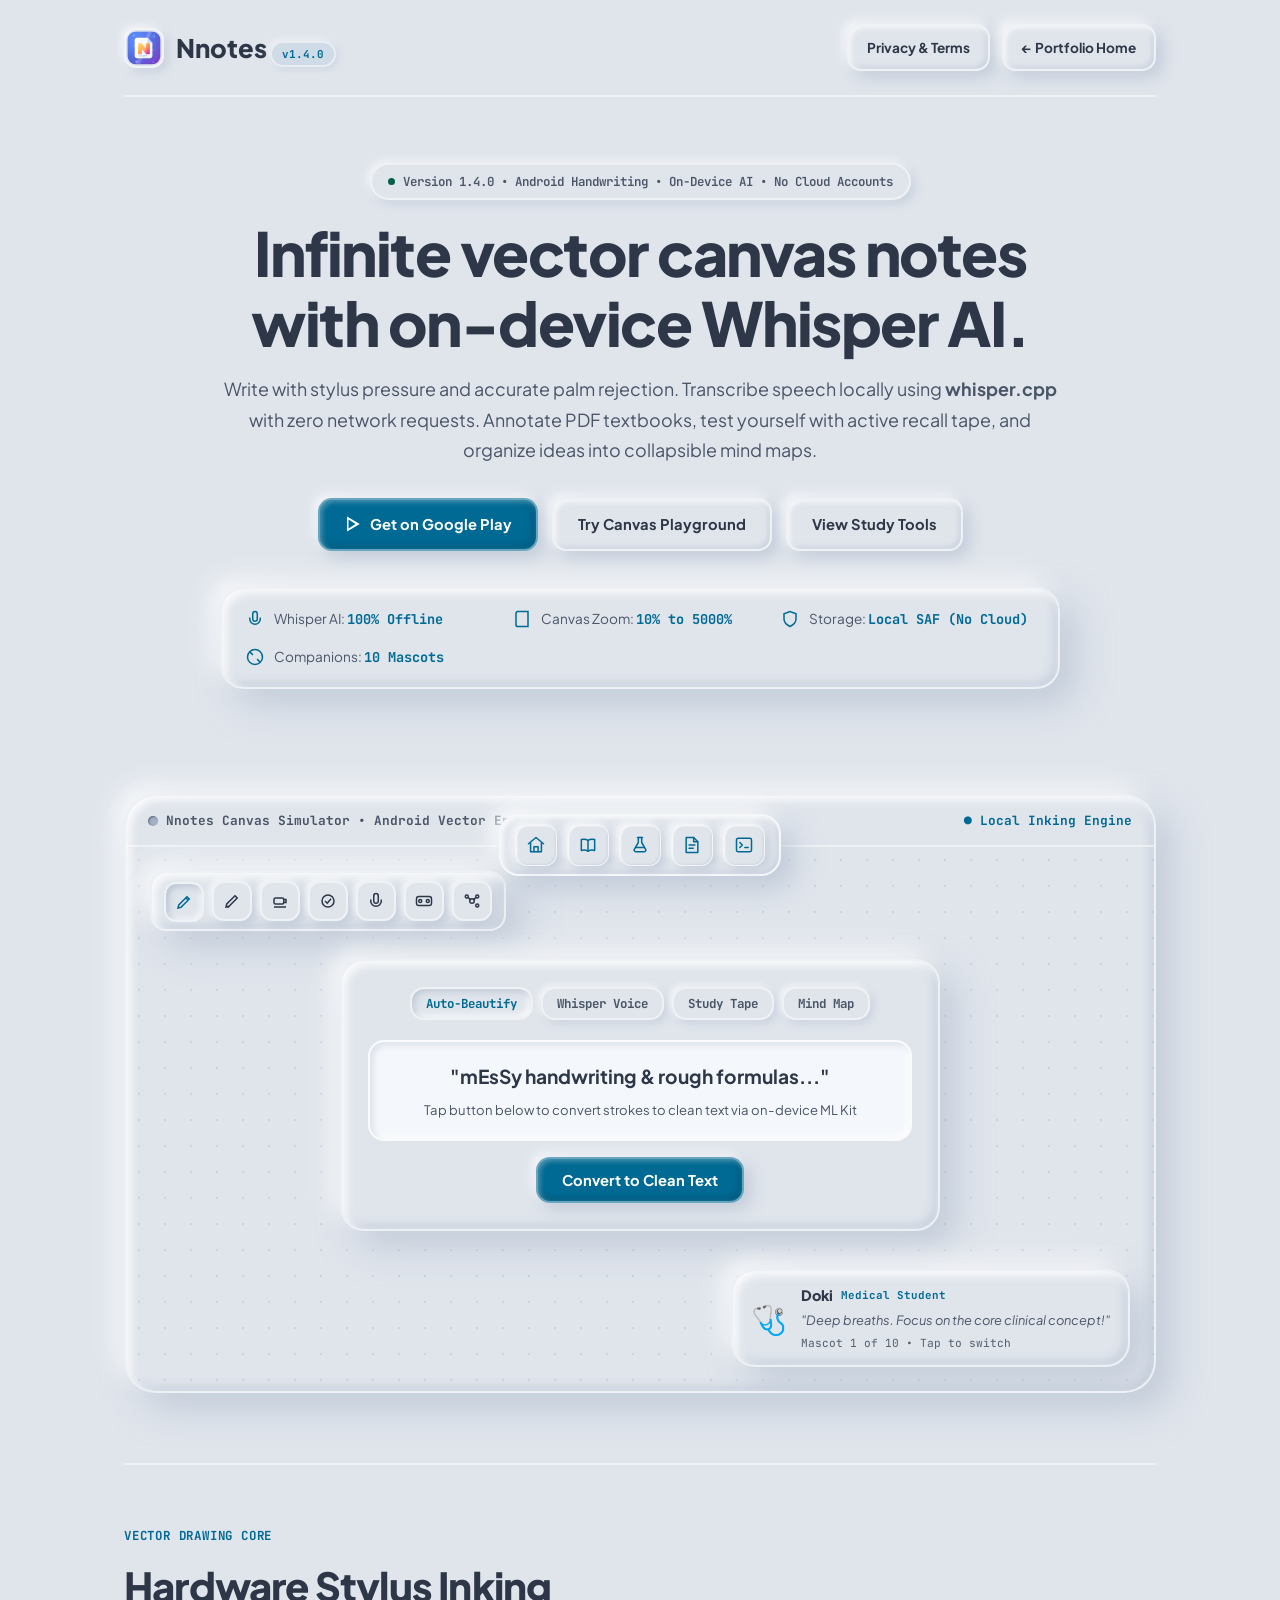
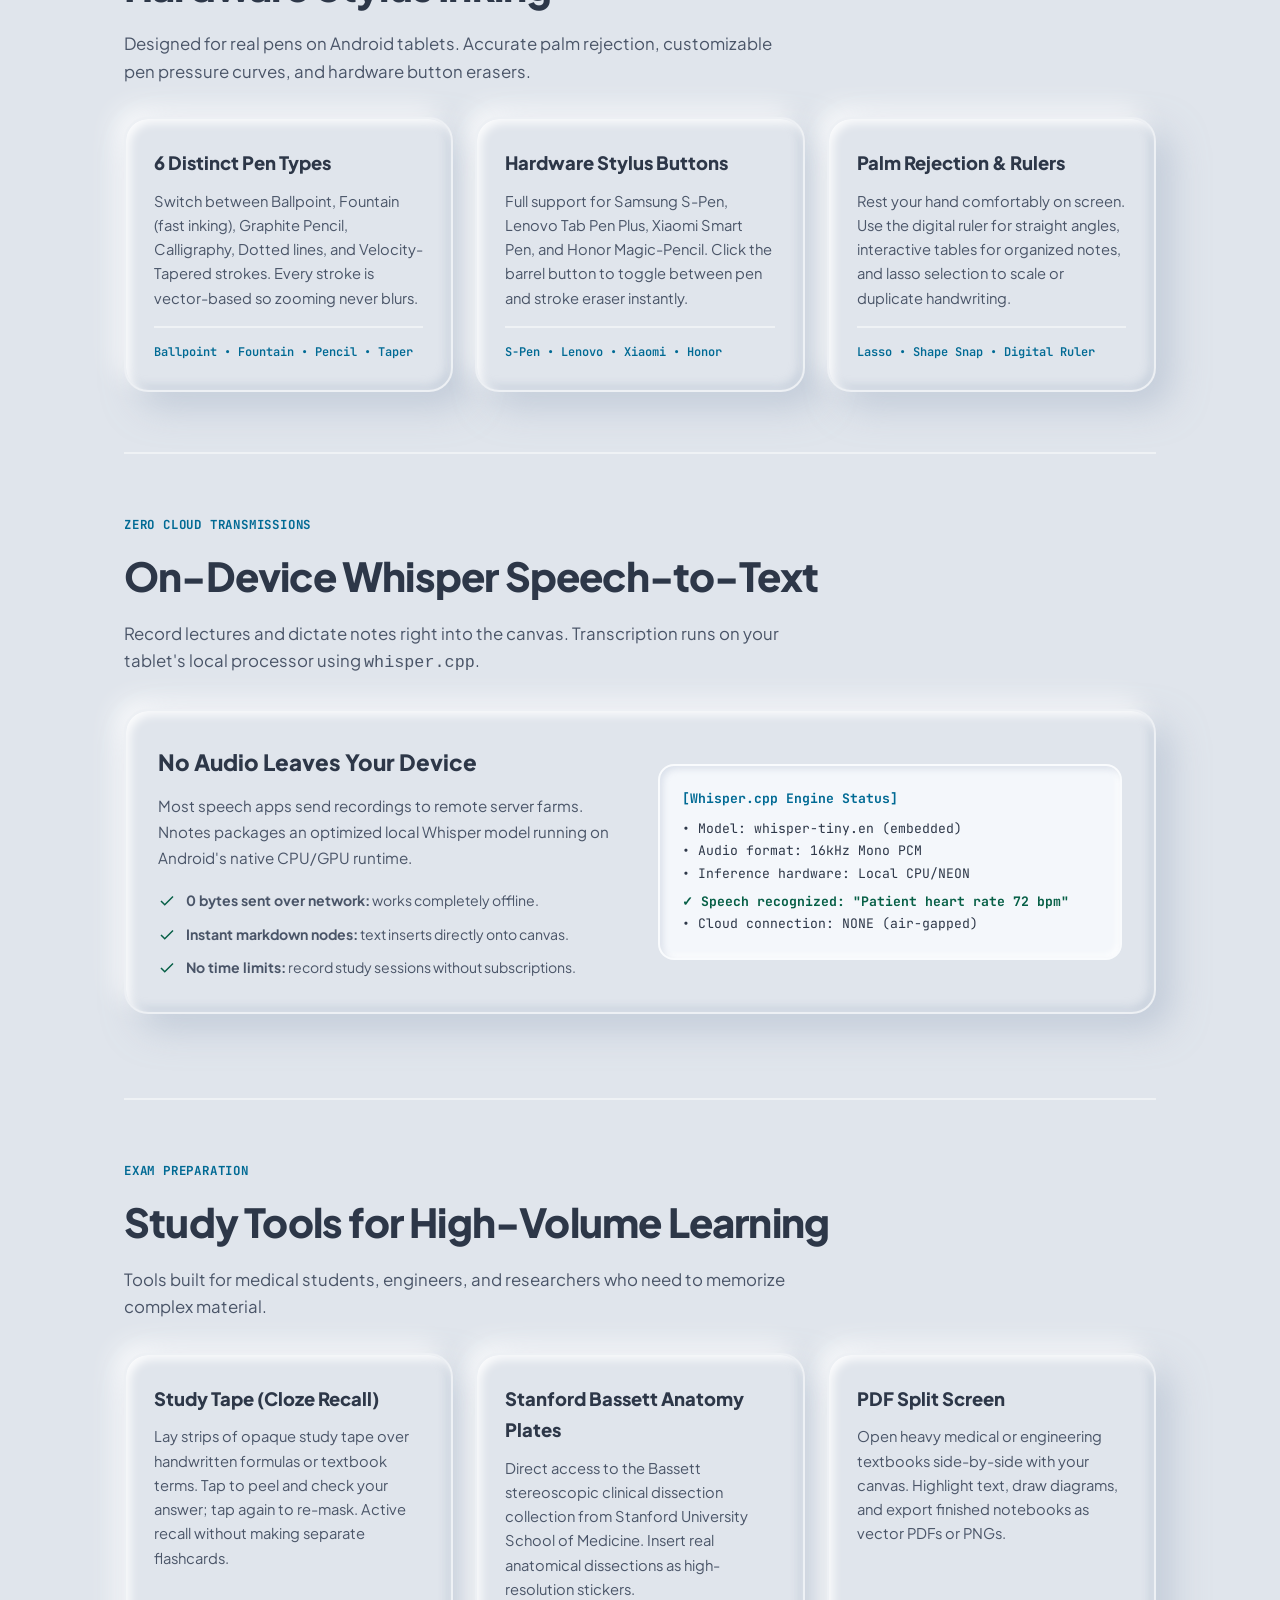
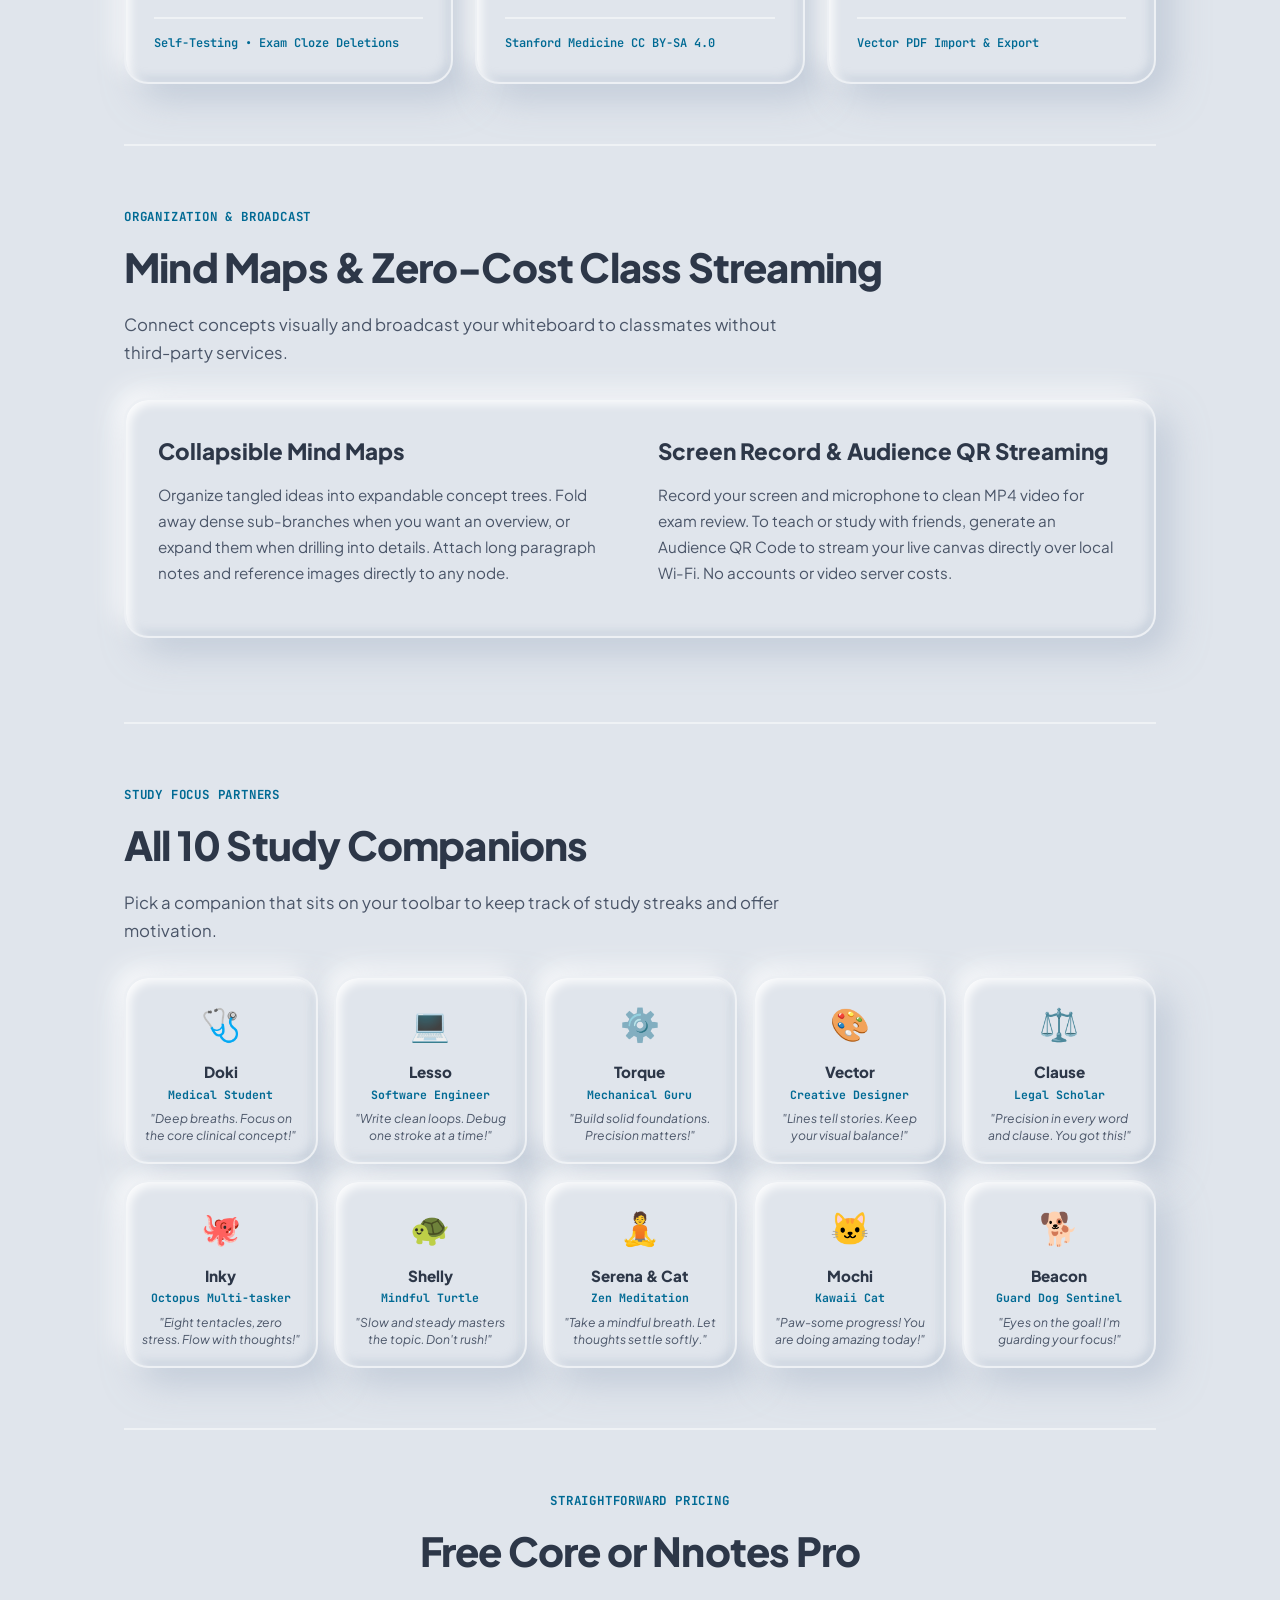
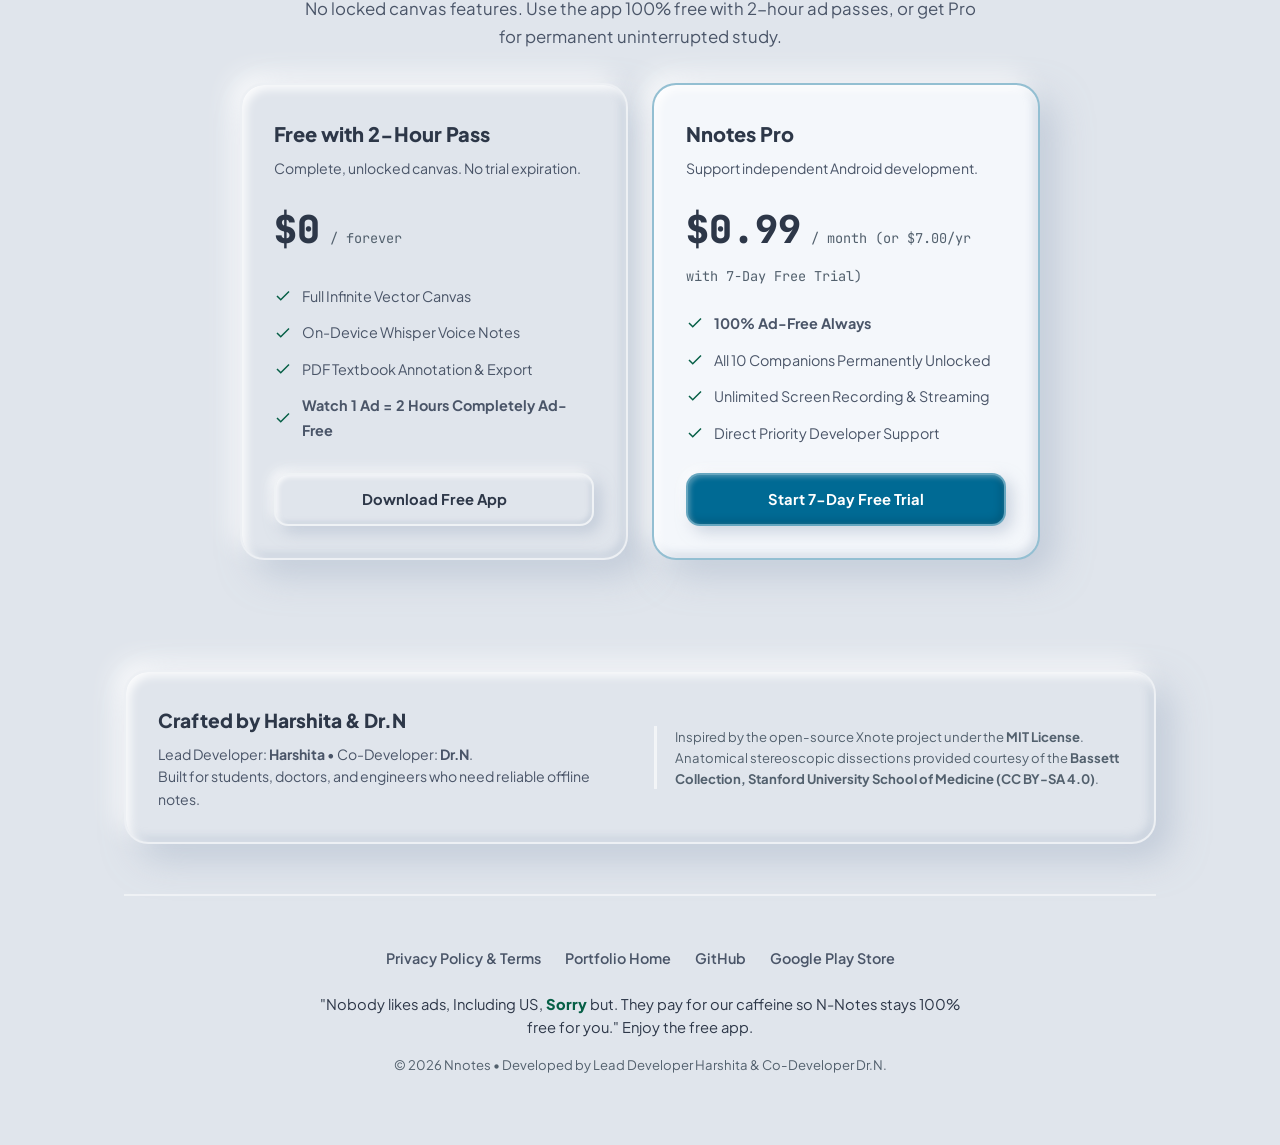
<file: nnotes/index.html>
<!DOCTYPE html>
<html lang="en">
<head>
    <meta charset="UTF-8">
    <meta name="viewport" content="width=device-width, initial-scale=1.0">
    <title>Nnotes — Infinite Canvas, Offline Whisper Voice Notes &amp; PDF Annotation for Android</title>

    <!-- Social Meta -->
    <meta property="og:title" content="Nnotes — Infinite Canvas &amp; Offline Voice Notes for Android">
    <meta property="og:description" content="Vector drawing, on-device Whisper voice transcription, PDF textbook annotation, active recall study tape, and collapsible mind maps. 100% private, no cloud accounts.">
    <meta property="og:url" content="https://drnitz.com/nnotes/">
    <meta property="og:type" content="website">
    <meta property="og:image" content="https://drnitz.com/social_preview.jpg">
    <meta name="twitter:card" content="summary_large_image">
    <meta name="twitter:title" content="Nnotes — Infinite Canvas &amp; Offline Voice Notes for Android">
    <meta name="twitter:description" content="Handwriting, on-device Whisper speech-to-text, PDF annotation, study tape, and 10 companions. Notes stay on your device.">
    <meta name="twitter:image" content="https://drnitz.com/social_preview.jpg">

    <link rel="preconnect" href="https://fonts.googleapis.com">
    <link href="https://fonts.googleapis.com/css2?family=JetBrains+Mono:wght@400;500;600;700&family=Plus+Jakarta+Sans:wght@300;400;500;600;700;800&display=swap" rel="stylesheet">

    <link rel="stylesheet" href="../assets/base.css">
    <link rel="stylesheet" href="../assets/dock.css">
    <link rel="icon" href="../image/Nnotes-static.svg" type="image/svg+xml">

    <style>
        :root {
            /* Claymorphism Palette matching Privacy Page */
            --bg-deep: #E0E5EC;
            --clay-base: #E0E5EC;
            --clay-light: #F4F7FB;
            --cyan: #006A94;
            --purple: #9D4EDD;
            --emerald: #065F46;
            --text: #2D3748;
            --text-secondary: #4A5568;
            --text-muted: #52606D;
            --font-body: 'Plus Jakarta Sans', sans-serif;
            --font-mono: 'JetBrains Mono', monospace;

            /* Soft Corner Hierarchy */
            --radius-btn: 14px;
            --radius-box: 16px;
            --radius-card: 24px;
            --radius-pill: 100px;
        }

        body {
            font-family: var(--font-body);
            background: var(--bg-deep);
            color: var(--text);
            min-height: 100vh;
            overflow-x: hidden;
            line-height: 1.7;
            margin: 0;
            padding: 0;
        }

        .container {
            max-width: 1080px;
            margin: 0 auto;
            padding: 0 24px;
            position: relative;
            z-index: 10;
        }

        /* --- CLAYMORPHISM CORE CLASSES --- */
        .clay-card {
            background: var(--clay-base);
            border-radius: var(--radius-card);
            box-shadow:
                15px 15px 35px rgba(163, 177, 198, 0.5),
                -10px -10px 25px rgba(255, 255, 255, 0.8),
                inset 4px 4px 10px rgba(255, 255, 255, 0.9),
                inset -4px -4px 10px rgba(163, 177, 198, 0.4);
            border: 2px solid rgba(255, 255, 255, 0.4);
            transition: all 0.3s cubic-bezier(0.23, 1, 0.32, 1);
        }
        .clay-card:hover {
            transform: translateY(-2px);
            box-shadow:
                17px 17px 38px rgba(163, 177, 198, 0.55),
                -12px -12px 28px rgba(255, 255, 255, 0.85),
                inset 4px 4px 10px rgba(255, 255, 255, 0.95),
                inset -4px -4px 10px rgba(163, 177, 198, 0.45);
            border-color: rgba(255, 255, 255, 0.75);
        }

        .clay-inset {
            background: var(--clay-light);
            border-radius: var(--radius-box);
            border: 2px solid rgba(255, 255, 255, 0.5);
            box-shadow:
                inset 3px 3px 6px rgba(163, 177, 198, 0.3),
                inset -3px -3px 6px rgba(255, 255, 255, 0.8);
        }

        .clay-btn {
            display: inline-flex;
            align-items: center;
            justify-content: center;
            gap: 8px;
            padding: 12px 24px;
            border-radius: var(--radius-btn);
            font-weight: 700;
            font-size: 0.92rem;
            text-decoration: none;
            cursor: pointer;
            border: 2px solid rgba(255, 255, 255, 0.5);
            background: var(--clay-base);
            color: var(--text);
            font-family: var(--font-body);
            box-shadow:
                6px 6px 15px rgba(163, 177, 198, 0.5),
                -4px -4px 12px rgba(255, 255, 255, 0.8),
                inset 2px 2px 5px rgba(255, 255, 255, 0.8),
                inset -2px -2px 5px rgba(163, 177, 198, 0.4);
            transition: all 0.2s ease;
        }
        .clay-btn:hover {
            color: var(--cyan);
            background: var(--clay-light);
            transform: translateY(-2px);
            box-shadow:
                8px 8px 18px rgba(163, 177, 198, 0.55),
                -5px -5px 14px rgba(255, 255, 255, 0.9),
                inset 2px 2px 6px rgba(255, 255, 255, 0.9),
                inset -2px -2px 6px rgba(163, 177, 198, 0.35);
        }
        .clay-btn:active, .clay-btn.active {
            transform: translateY(1px);
            box-shadow:
                inset 4px 4px 10px rgba(163, 177, 198, 0.6),
                inset -4px -4px 10px rgba(255, 255, 255, 0.8);
            color: var(--cyan);
        }

        .clay-btn-primary {
            background: var(--cyan);
            color: #FFFFFF;
            border: 2px solid rgba(255, 255, 255, 0.4);
            box-shadow:
                6px 6px 15px rgba(163, 177, 198, 0.5),
                -4px -4px 12px rgba(255, 255, 255, 0.8),
                inset 2px 2px 5px rgba(255, 255, 255, 0.3),
                inset -3px -3px 8px rgba(0, 0, 0, 0.15);
        }
        .clay-btn-primary:hover {
            background: #00567A;
            color: #FFFFFF;
            transform: translateY(-2px);
            box-shadow:
                8px 8px 18px rgba(163, 177, 198, 0.6),
                -5px -5px 14px rgba(255, 255, 255, 0.9);
        }

        .clay-badge {
            display: inline-flex;
            align-items: center;
            gap: 8px;
            padding: 6px 16px;
            border-radius: var(--radius-pill);
            font-size: 0.78rem;
            font-family: var(--font-mono);
            font-weight: 600;
            background: var(--clay-base);
            border: 2px solid rgba(255, 255, 255, 0.5);
            color: var(--text-secondary);
            box-shadow: 4px 4px 10px rgba(163, 177, 198, 0.4), -2px -2px 8px rgba(255, 255, 255, 0.8);
        }
        .badge-dot {
            width: 7px;
            height: 7px;
            border-radius: 50%;
            background: var(--emerald);
        }

        /* Header */
        header {
            display: flex;
            justify-content: space-between;
            align-items: center;
            padding: 24px 0;
            border-bottom: 2px solid rgba(255, 255, 255, 0.5);
            margin-bottom: 36px;
        }
        .logo-wrap {
            display: flex;
            align-items: center;
            gap: 12px;
            text-decoration: none;
            color: var(--text);
        }
        .logo-avatar {
            width: 40px;
            height: 40px;
            border-radius: 12px;
            overflow: hidden;
            display: flex;
            align-items: center;
            justify-content: center;
            background: var(--clay-base);
            border: 2px solid rgba(255, 255, 255, 0.6);
            box-shadow: 4px 4px 10px rgba(163, 177, 198, 0.4), -2px -2px 8px rgba(255, 255, 255, 0.8);
        }
        .logo-avatar img {
            width: 100%;
            height: 100%;
            object-fit: cover;
        }
        .logo-title {
            font-size: 1.6rem;
            font-weight: 800;
            color: var(--text);
        }
        .logo-tag {
            font-size: 0.68rem;
            padding: 4px 10px;
            border-radius: var(--radius-pill);
            background: rgba(0, 106, 148, 0.08);
            color: var(--cyan);
            border: 2px solid rgba(255, 255, 255, 0.5);
            font-family: var(--font-mono);
            font-weight: 700;
            box-shadow: 2px 2px 6px rgba(163, 177, 198, 0.3), -2px -2px 6px rgba(255, 255, 255, 0.6);
        }
        .header-actions {
            display: flex;
            gap: 12px;
            align-items: center;
        }

        /* Hero */
        .hero {
            text-align: center;
            padding: 30px 0 45px;
            max-width: 840px;
            margin: 0 auto;
        }
        .hero-title {
            font-size: clamp(2.3rem, 5vw, 3.8rem);
            font-weight: 800;
            line-height: 1.15;
            letter-spacing: -1.5px;
            color: var(--text);
            margin: 18px 0 16px;
        }
        .hero-subtitle {
            font-size: 1.12rem;
            color: var(--text-secondary);
            margin: 0 auto 32px;
            line-height: 1.7;
        }
        .hero-ctas {
            display: flex;
            justify-content: center;
            gap: 14px;
            flex-wrap: wrap;
            margin-bottom: 36px;
        }

        /* Facts Strip */
        .facts-strip {
            display: grid;
            grid-template-columns: repeat(auto-fit, minmax(200px, 1fr));
            gap: 14px;
            padding: 18px 24px;
            border-radius: var(--radius-card);
            margin-bottom: 20px;
        }
        .fact-item {
            display: flex;
            align-items: center;
            gap: 10px;
            font-size: 0.85rem;
            color: var(--text-secondary);
        }
        .fact-item strong {
            color: var(--cyan);
            font-family: var(--font-mono);
        }
        .fact-icon {
            color: var(--cyan);
            flex-shrink: 0;
        }

        /* Interactive Canvas Simulator */
        .demo-section {
            margin: 40px 0 70px;
        }
        .demo-window {
            border-radius: 32px;
            padding: 0;
            overflow: hidden;
        }
        .demo-bar {
            padding: 14px 22px;
            display: flex;
            align-items: center;
            justify-content: space-between;
            border-bottom: 2px solid rgba(255, 255, 255, 0.5);
            font-family: var(--font-mono);
            font-size: 0.8rem;
            font-weight: 700;
            color: var(--text-secondary);
        }
        .demo-cam-group {
            display: flex;
            align-items: center;
            gap: 8px;
        }
        .demo-cam {
            width: 10px;
            height: 10px;
            border-radius: 50%;
            background: #A3B1C6;
            box-shadow: inset 1px 1px 2px rgba(0,0,0,0.4);
        }
        .demo-canvas-body {
            position: relative;
            min-height: 440px;
            padding: 24px;
            background-size: 26px 26px;
            background-image: radial-gradient(circle, rgba(163, 177, 198, 0.35) 1.5px, transparent 1.5px);
            display: flex;
            flex-direction: column;
            justify-content: space-between;
        }

        /* Clay Floating Toolbar */
        .canvas-toolbar {
            display: inline-flex;
            gap: 8px;
            padding: 8px 12px;
            border-radius: var(--radius-box);
            align-self: flex-start;
            flex-wrap: wrap;
        }
        .tool-btn {
            width: 40px;
            height: 40px;
            border-radius: 12px;
            border: 2px solid rgba(255, 255, 255, 0.5);
            background: var(--clay-base);
            color: var(--text);
            font-size: 1.1rem;
            display: flex;
            align-items: center;
            justify-content: center;
            cursor: pointer;
            transition: all 0.2s;
            box-shadow:
                4px 4px 8px rgba(163, 177, 198, 0.45),
                -2px -2px 6px rgba(255, 255, 255, 0.8);
        }
        .tool-btn:hover {
            color: var(--cyan);
            background: var(--clay-light);
            transform: translateY(-2px);
        }
        .tool-btn.active {
            color: var(--cyan);
            box-shadow:
                inset 3px 3px 6px rgba(163, 177, 198, 0.6),
                inset -2px -2px 5px rgba(255, 255, 255, 0.8);
            transform: translateY(1px);
        }

        /* Interactive Centerpiece */
        .canvas-preview-card {
            max-width: 600px;
            margin: 28px auto;
            width: 100%;
            padding: 26px;
            text-align: center;
        }
        .tab-switcher {
            display: flex;
            justify-content: center;
            gap: 8px;
            margin-bottom: 20px;
            flex-wrap: wrap;
        }
        .tab-pill {
            padding: 6px 14px;
            border-radius: var(--radius-btn);
            font-size: 0.78rem;
            font-family: var(--font-mono);
            font-weight: 700;
            border: 2px solid rgba(255, 255, 255, 0.5);
            background: var(--clay-base);
            color: var(--text-secondary);
            cursor: pointer;
            box-shadow: 3px 3px 8px rgba(163, 177, 198, 0.4), -2px -2px 6px rgba(255, 255, 255, 0.8);
            transition: all 0.2s;
        }
        .tab-pill.active {
            color: var(--cyan);
            box-shadow: inset 3px 3px 6px rgba(163, 177, 198, 0.5), inset -3px -3px 6px rgba(255, 255, 255, 0.8);
        }
        .preview-box {
            padding: 18px;
            min-height: 85px;
            display: flex;
            flex-direction: column;
            align-items: center;
            justify-content: center;
            margin-bottom: 16px;
        }
        .preview-lead {
            font-size: 1.2rem;
            font-weight: 700;
            color: var(--text);
            transition: all 0.2s;
        }
        .preview-sub {
            font-size: 0.82rem;
            color: var(--text-secondary);
            margin-top: 6px;
        }

        /* Companion Card */
        .companion-card {
            padding: 12px 18px;
            align-self: flex-end;
            display: flex;
            align-items: center;
            gap: 14px;
            cursor: pointer;
            text-align: left;
            max-width: 440px;
            margin-top: 10px;
        }
        .companion-card:hover {
            transform: translateY(-2px);
        }
        .companion-face {
            font-size: 1.8rem;
            line-height: 1;
        }
        .companion-text-col {
            display: flex;
            flex-direction: column;
        }
        .companion-name-row {
            display: flex;
            align-items: center;
            gap: 8px;
        }
        .companion-name {
            font-size: 0.9rem;
            font-weight: 800;
            color: var(--text);
        }
        .companion-role {
            font-size: 0.68rem;
            font-family: var(--font-mono);
            color: var(--cyan);
            font-weight: 700;
        }
        .companion-speech {
            font-size: 0.8rem;
            color: var(--text-secondary);
            font-style: italic;
            margin-top: 2px;
        }
        .companion-counter {
            font-size: 0.7rem;
            color: var(--text-muted);
            font-family: var(--font-mono);
            margin-top: 2px;
        }

        /* Features Sections */
        .section {
            padding: 60px 0;
            border-top: 2px solid rgba(255, 255, 255, 0.5);
        }
        .section-header {
            margin-bottom: 32px;
        }
        .section-tag {
            font-family: var(--font-mono);
            font-size: 0.78rem;
            font-weight: 700;
            color: var(--cyan);
            text-transform: uppercase;
            letter-spacing: 0.8px;
            display: block;
            margin-bottom: 6px;
        }
        .section-title {
            font-size: clamp(1.8rem, 3.5vw, 2.5rem);
            font-weight: 800;
            color: var(--text);
            letter-spacing: -0.8px;
            margin: 0 0 10px;
        }
        .section-desc {
            font-size: 1.05rem;
            color: var(--text-secondary);
            max-width: 680px;
            margin: 0;
            line-height: 1.65;
        }

        /* Feature Blocks */
        .feature-block {
            padding: 32px;
            display: grid;
            grid-template-columns: 1fr 1fr;
            gap: 36px;
            align-items: center;
            margin-bottom: 24px;
        }
        @media (max-width: 800px) {
            .feature-block {
                grid-template-columns: 1fr;
                gap: 20px;
                padding: 24px;
            }
        }
        .feature-block-title {
            font-size: 1.4rem;
            font-weight: 800;
            color: var(--text);
            margin: 0 0 12px;
        }
        .feature-block-text {
            color: var(--text-secondary);
            font-size: 0.95rem;
            line-height: 1.7;
            margin: 0 0 18px;
        }
        .specs-list {
            list-style: none;
            padding: 0;
            margin: 0;
            display: flex;
            flex-direction: column;
            gap: 10px;
        }
        .spec-item {
            display: flex;
            align-items: center;
            gap: 10px;
            font-size: 0.88rem;
            color: var(--text-secondary);
        }
        .spec-item svg {
            color: var(--emerald);
            flex-shrink: 0;
        }

        /* 3-Column Grid Cards */
        .cards-grid-3 {
            display: grid;
            grid-template-columns: repeat(auto-fit, minmax(280px, 1fr));
            gap: 22px;
        }
        .feature-card {
            padding: 28px;
            display: flex;
            flex-direction: column;
            justify-content: space-between;
        }
        .feature-card-title {
            font-size: 1.15rem;
            font-weight: 800;
            color: var(--text);
            margin: 0 0 10px;
        }
        .feature-card-desc {
            font-size: 0.92rem;
            color: var(--text-secondary);
            line-height: 1.65;
            margin: 0 0 16px;
        }
        .feature-card-meta {
            font-family: var(--font-mono);
            font-size: 0.75rem;
            color: var(--cyan);
            border-top: 2px solid rgba(255, 255, 255, 0.5);
            padding-top: 14px;
            font-weight: 600;
        }

        /* 10 Companions Roster Grid */
        .companions-grid {
            display: grid;
            grid-template-columns: repeat(auto-fill, minmax(185px, 1fr));
            gap: 16px;
            margin-top: 24px;
        }
        .roster-card {
            padding: 18px 14px;
            text-align: center;
        }
        .roster-avatar {
            font-size: 2rem;
            margin-bottom: 8px;
        }
        .roster-name {
            font-size: 0.95rem;
            font-weight: 800;
            color: var(--text);
        }
        .roster-role {
            font-size: 0.72rem;
            font-family: var(--font-mono);
            color: var(--cyan);
            font-weight: 700;
            margin-bottom: 6px;
        }
        .roster-quote {
            font-size: 0.76rem;
            color: var(--text-secondary);
            font-style: italic;
            line-height: 1.4;
        }

        /* Pricing Section */
        .pricing-grid {
            display: grid;
            grid-template-columns: repeat(auto-fit, minmax(290px, 1fr));
            gap: 24px;
            max-width: 800px;
            margin: 0 auto;
        }
        .pricing-card {
            padding: 32px;
            display: flex;
            flex-direction: column;
            justify-content: space-between;
        }
        .pricing-card--featured {
            border-color: rgba(0, 106, 148, 0.4);
            background: var(--clay-light);
        }
        .pricing-tier-name {
            font-size: 1.25rem;
            font-weight: 800;
            color: var(--text);
            margin: 0 0 6px;
        }
        .pricing-tier-desc {
            font-size: 0.88rem;
            color: var(--text-secondary);
            margin: 0 0 16px;
        }
        .pricing-price-box {
            font-family: var(--font-mono);
            margin-bottom: 22px;
        }
        .pricing-val {
            font-size: 2.4rem;
            font-weight: 800;
            color: var(--text);
        }
        .pricing-period {
            font-size: 0.85rem;
            color: var(--text-muted);
        }
        .pricing-perks {
            list-style: none;
            padding: 0;
            margin: 0 0 28px;
            display: flex;
            flex-direction: column;
            gap: 12px;
        }
        .pricing-perk {
            display: flex;
            align-items: center;
            gap: 10px;
            font-size: 0.9rem;
            color: var(--text-secondary);
        }
        .pricing-perk svg {
            color: var(--emerald);
            flex-shrink: 0;
        }

        /* Authorship & Credits */
        .authorship-box {
            padding: 32px;
            margin: 50px 0;
            display: grid;
            grid-template-columns: 1fr 1fr;
            gap: 28px;
            align-items: center;
        }
        @media (max-width: 700px) {
            .authorship-box {
                grid-template-columns: 1fr;
            }
        }
        .authorship-lead {
            font-size: 1.2rem;
            font-weight: 800;
            color: var(--text);
            margin-bottom: 6px;
        }
        .authorship-sub {
            font-size: 0.88rem;
            color: var(--text-secondary);
            line-height: 1.6;
        }
        .authorship-license {
            font-size: 0.82rem;
            color: var(--text-muted);
            line-height: 1.6;
            border-left: 3px solid rgba(255, 255, 255, 0.6);
            padding-left: 18px;
        }

        /* Footer */
        footer {
            padding: 50px 0 70px;
            border-top: 2px solid rgba(255, 255, 255, 0.5);
            text-align: center;
        }
        .footer-links {
            display: flex;
            justify-content: center;
            gap: 24px;
            margin-bottom: 22px;
            flex-wrap: wrap;
        }
        .footer-link {
            color: var(--text-secondary);
            text-decoration: none;
            font-size: 0.9rem;
            font-weight: 600;
            transition: color 0.2s;
        }
        .footer-link:hover {
            color: var(--cyan);
        }
        .footer-phrase {
            font-size: 0.92rem;
            color: var(--text);
            margin-bottom: 14px;
            max-width: 640px;
            margin-left: auto;
            margin-right: auto;
            line-height: 1.6;
        }
        .footer-copy {
            font-size: 0.82rem;
            color: var(--text-muted);
        }

        /* Accessibility Focus Indicators */
        a[href], button, summary { cursor: pointer; }
        a:focus-visible, button:focus-visible, summary:focus-visible {
            outline: 3px solid var(--cyan);
            outline-offset: 3px;
        }
    </style>

    <!-- Cloudflare Analytics -->
    <script type="module" src="https://static.cloudflareinsights.com/beacon.min.js" data-cf-beacon='{"token": "1447bf27ee144931ae324db6be9a9942"}'></script>

    <!-- Structured Data -->
    <script type="application/ld+json">
    {
      "@context": "https://schema.org",
      "@type": "SoftwareApplication",
      "name": "Nnotes",
      "applicationVersion": "1.4.0",
      "url": "https://drnitz.com/nnotes/",
      "image": "https://drnitz.com/image/Nnotes-static.svg",
      "operatingSystem": "Android",
      "applicationCategory": "ProductivityApplication",
      "author": [
        { "@type": "Person", "name": "Harshita", "jobTitle": "Lead Developer" },
        { "@type": "Person", "name": "Dr.N", "jobTitle": "Co-Developer" }
      ],
      "downloadURL": "https://play.google.com/store/apps/details?id=com.nnote.Drn",
      "description": "Android infinite vector canvas note app with on-device Whisper voice transcription, PDF annotation, active recall study tape, and mind maps."
    }
    </script>
</head>
<body>
    <!-- Side Dock Navigation (Bottom Claymorphism Dock) -->
    <nav class="side-dock" aria-label="Site navigation dock">
        <a href="../index.html" title="Home" aria-label="Home">
            <svg width="20" height="20" viewBox="0 0 24 24" fill="none" stroke="currentColor" stroke-width="1.8" stroke-linecap="round" stroke-linejoin="round" aria-hidden="true"><path d="M3 10.5 12 3l9 7.5"/><path d="M5.5 9.5V20h13V9.5"/><path d="M9.5 20v-6h5v6"/></svg>
        </a>
        <a href="../anraksha/" title="Anraksha" aria-label="Anraksha">
            <svg width="20" height="20" viewBox="0 0 24 24" fill="none" stroke="currentColor" stroke-width="1.8" stroke-linecap="round" stroke-linejoin="round" aria-hidden="true"><path d="M12 6.5c-2.2-1.5-5-1.8-8-1v13c3-.8 5.8-.5 8 1 2.2-1.5 5-1.8 8-1v-13c-3-.8-5.8-.5-8 1Z"/><path d="M12 6.5v13"/></svg>
        </a>
        <a href="index.html#work" title="The Sandbox" aria-label="The Sandbox">
            <svg width="20" height="20" viewBox="0 0 24 24" fill="none" stroke="currentColor" stroke-width="1.8" stroke-linecap="round" stroke-linejoin="round" aria-hidden="true"><path d="M9 3h6"/><path d="M10 3v6l-5 8.5A2 2 0 0 0 6.7 20h10.6a2 2 0 0 0 1.7-2.5L14 9V3"/><path d="M7 15h10"/></svg>
        </a>
        <a href="./" title="Nnotes App" aria-label="Nnotes App">
            <svg width="20" height="20" viewBox="0 0 24 24" fill="none" stroke="currentColor" stroke-width="1.8" stroke-linecap="round" stroke-linejoin="round" aria-hidden="true"><path d="M5 3h9l5 5v13H5z"/><path d="M14 3v5h5"/><path d="M8.5 12h7"/><path d="M8.5 16h5"/></svg>
        </a>
        <a href="https://p2pcompanion.com" target="_blank" rel="noopener noreferrer" title="P2P Terminal" aria-label="P2P Terminal">
            <svg width="20" height="20" viewBox="0 0 24 24" fill="none" stroke="currentColor" stroke-width="1.8" stroke-linecap="round" stroke-linejoin="round" aria-hidden="true"><rect x="3" y="4" width="18" height="16" rx="2"/><path d="m7 9 3 3-3 3"/><path d="M13 15h4"/></svg>
        </a>
    </nav>

    <div class="container">
        <!-- Header -->
        <header>
            <a href="./" class="logo-wrap">
                <div class="logo-avatar">
                    <img src="../image/Nnotes-static.svg" alt="Nnotes Logo" width="40" height="40">
                </div>
                <div>
                    <span class="logo-title">Nnotes</span>
                    <span class="logo-tag">v1.4.0</span>
                </div>
            </a>
            <div class="header-actions">
                <a href="privacy/" class="clay-btn" style="padding: 10px 18px; font-size: 0.85rem;">Privacy &amp; Terms</a>
                <a href="../index.html" class="clay-btn" style="padding: 10px 18px; font-size: 0.85rem;">← Portfolio Home</a>
            </div>
        </header>

        <main>
            <!-- Hero -->
            <section class="hero">
                <div class="clay-badge">
                    <span class="badge-dot"></span>
                    <span>Version 1.4.0 • Android Handwriting • On-Device AI • No Cloud Accounts</span>
                </div>
                <h1 class="hero-title">
                    Infinite vector canvas notes with on-device Whisper AI.
                </h1>
                <p class="hero-subtitle">
                    Write with stylus pressure and accurate palm rejection. Transcribe speech locally using <strong>whisper.cpp</strong> with zero network requests. Annotate PDF textbooks, test yourself with active recall tape, and organize ideas into collapsible mind maps.
                </p>

                <div class="hero-ctas">
                    <a href="https://play.google.com/store/apps/details?id=com.nnote.Drn" target="_blank" rel="noopener noreferrer" class="clay-btn clay-btn-primary">
                        <svg width="18" height="18" viewBox="0 0 24 24" fill="currentColor" aria-hidden="true"><path d="M4 2v20l17-10L4 2zm2 3.86L15.42 12 6 18.14V5.86z"/></svg>
                        Get on Google Play
                    </a>
                    <a href="#demo-canvas" class="clay-btn">
                        Try Canvas Playground
                    </a>
                    <a href="#study-tools" class="clay-btn">
                        View Study Tools
                    </a>
                </div>

                <div class="facts-strip clay-card">
                    <div class="fact-item">
                        <svg class="fact-icon" width="18" height="18" viewBox="0 0 24 24" fill="none" stroke="currentColor" stroke-width="2"><path d="M12 2a3 3 0 0 0-3 3v7a3 3 0 0 0 6 0V5a3 3 0 0 0-3-3Z"/><path d="M19 10v2a7 7 0 0 1-14 0v-2"/></svg>
                        <span>Whisper AI: <strong>100% Offline</strong></span>
                    </div>
                    <div class="fact-item">
                        <svg class="fact-icon" width="18" height="18" viewBox="0 0 24 24" fill="none" stroke="currentColor" stroke-width="2"><path d="M4 19.5v-15A2.5 2.5 0 0 1 6.5 2H20v20H6.5a2.5 2.5 0 0 1-2.5-2.5Z"/></svg>
                        <span>Canvas Zoom: <strong>10% to 5000%</strong></span>
                    </div>
                    <div class="fact-item">
                        <svg class="fact-icon" width="18" height="18" viewBox="0 0 24 24" fill="none" stroke="currentColor" stroke-width="2"><path d="M12 22s8-4 8-10V5l-8-3-8 3v7c0 6 8 10 8 10z"/></svg>
                        <span>Storage: <strong>Local SAF (No Cloud)</strong></span>
                    </div>
                    <div class="fact-item">
                        <svg class="fact-icon" width="18" height="18" viewBox="0 0 24 24" fill="none" stroke="currentColor" stroke-width="2"><circle cx="12" cy="12" r="10"/><path d="m4.93 4.93 4.24 4.24M14.83 14.83l4.24 4.24"/></svg>
                        <span>Companions: <strong>10 Mascots</strong></span>
                    </div>
                </div>
            </section>

            <!-- Interactive Clay Canvas Simulator -->
            <section id="demo-canvas" class="demo-section">
                <div class="demo-window clay-card">
                    <div class="demo-bar">
                        <div class="demo-cam-group">
                            <span class="demo-cam"></span>
                            <span>Nnotes Canvas Simulator • Android Vector Engine</span>
                        </div>
                        <div style="color: var(--cyan);">● Local Inking Engine</div>
                    </div>

                    <div class="demo-canvas-body">
                        <!-- Floating Clay Toolbar -->
                        <div class="canvas-toolbar clay-card" role="toolbar" aria-label="Tools">
                            <button type="button" class="tool-btn active" title="Ballpoint Pen" onclick="pickTool(this, 'pen')" aria-label="Pen">
                                <svg width="18" height="18" viewBox="0 0 24 24" fill="none" stroke="currentColor" stroke-width="2"><path d="m4 20 4-1 11-11-3-3L5 16l-1 4Z"/><path d="m14 6 3 3"/></svg>
                            </button>
                            <button type="button" class="tool-btn" title="Calligraphy" onclick="pickTool(this, 'calligraphy')" aria-label="Calligraphy">
                                <svg width="18" height="18" viewBox="0 0 24 24" fill="none" stroke="currentColor" stroke-width="2"><path d="m4 20 4-1 11-11-3-3L5 16l-1 4Z"/><path d="M8 19l-2 2"/></svg>
                            </button>
                            <button type="button" class="tool-btn" title="Highlighter" onclick="pickTool(this, 'highlighter')" aria-label="Highlighter">
                                <svg width="18" height="18" viewBox="0 0 24 24" fill="none" stroke="currentColor" stroke-width="2"><rect x="4" y="8" width="13" height="8" rx="2"/><path d="M17 10h3v4h-3"/><path d="M4 20h16"/></svg>
                            </button>
                            <button type="button" class="tool-btn" title="Auto-Beautify" onclick="pickTool(this, 'beautify')" aria-label="Auto Beautify">
                                <svg width="18" height="18" viewBox="0 0 24 24" fill="none" stroke="currentColor" stroke-width="2"><circle cx="12" cy="12" r="8"/><path d="m8 12 3 3 5-6"/></svg>
                            </button>
                            <button type="button" class="tool-btn" title="Whisper Audio" onclick="pickTool(this, 'whisper')" aria-label="Whisper Audio">
                                <svg width="18" height="18" viewBox="0 0 24 24" fill="none" stroke="currentColor" stroke-width="2"><path d="M12 2a3 3 0 0 0-3 3v7a3 3 0 0 0 6 0V5a3 3 0 0 0-3-3Z"/><path d="M19 10v2a7 7 0 0 1-14 0v-2"/></svg>
                            </button>
                            <button type="button" class="tool-btn" title="Study Tape" onclick="pickTool(this, 'tape')" aria-label="Study Tape">
                                <svg width="18" height="18" viewBox="0 0 24 24" fill="none" stroke="currentColor" stroke-width="2"><rect x="2" y="6" width="20" height="12" rx="3"/><circle cx="7" cy="12" r="2"/><circle cx="17" cy="12" r="2"/></svg>
                            </button>
                            <button type="button" class="tool-btn" title="Mind Map" onclick="pickTool(this, 'mindmap')" aria-label="Mind Map">
                                <svg width="18" height="18" viewBox="0 0 24 24" fill="none" stroke="currentColor" stroke-width="2"><circle cx="12" cy="12" r="3"/><circle cx="5" cy="6" r="2"/><circle cx="19" cy="6" r="2"/><circle cx="19" cy="18" r="2"/><path d="M7 7.5 10 10.5M17 7.5 14 10.5"/></svg>
                            </button>
                        </div>

                        <!-- Clay Centerpiece -->
                        <div class="canvas-preview-card clay-card">
                            <div class="tab-switcher">
                                <button type="button" class="tab-pill active" onclick="loadMode('beautify')">Auto-Beautify</button>
                                <button type="button" class="tab-pill" onclick="loadMode('whisper')">Whisper Voice</button>
                                <button type="button" class="tab-pill" onclick="loadMode('tape')">Study Tape</button>
                                <button type="button" class="tab-pill" onclick="loadMode('mindmap')">Mind Map</button>
                            </div>

                            <div class="preview-box clay-inset">
                                <div class="preview-lead" id="live-display-lead">"mEsSy handwriting &amp; rough formulas..."</div>
                                <div class="preview-sub" id="live-display-sub">Tap button below to convert strokes to clean text via on-device ML Kit</div>
                            </div>

                            <button type="button" class="clay-btn clay-btn-primary" id="live-action-btn" onclick="executeModeAction()">
                                <span id="live-action-label">Convert to Clean Text</span>
                            </button>
                        </div>

                        <!-- Clay Companion Bar -->
                        <div class="companion-card clay-card" onclick="stepCompanion()" role="button" tabindex="0" aria-label="Cycle companion mascot">
                            <div class="companion-face" id="mascot-face">🩺</div>
                            <div class="companion-text-col">
                                <div class="companion-name-row">
                                    <span class="companion-name" id="mascot-name">Doki</span>
                                    <span class="companion-role">Medical Student</span>
                                </div>
                                <div class="companion-speech" id="mascot-line">"Deep breaths. Focus on the core clinical concept!"</div>
                                <div class="companion-counter">Mascot <span id="mascot-num">1</span> of 10 • Tap to switch</div>
                            </div>
                        </div>
                    </div>
                </div>
            </section>

            <!-- 1. The Inking Engine -->
            <section class="section">
                <div class="section-header">
                    <span class="section-tag">Vector Drawing Core</span>
                    <h2 class="section-title">Hardware Stylus Inking</h2>
                    <p class="section-desc">Designed for real pens on Android tablets. Accurate palm rejection, customizable pen pressure curves, and hardware button erasers.</p>
                </div>

                <div class="cards-grid-3">
                    <div class="feature-card clay-card">
                        <div>
                            <h3 class="feature-card-title">6 Distinct Pen Types</h3>
                            <p class="feature-card-desc">Switch between Ballpoint, Fountain (fast inking), Graphite Pencil, Calligraphy, Dotted lines, and Velocity-Tapered strokes. Every stroke is vector-based so zooming never blurs.</p>
                        </div>
                        <div class="feature-card-meta">Ballpoint • Fountain • Pencil • Taper</div>
                    </div>

                    <div class="feature-card clay-card">
                        <div>
                            <h3 class="feature-card-title">Hardware Stylus Buttons</h3>
                            <p class="feature-card-desc">Full support for Samsung S-Pen, Lenovo Tab Pen Plus, Xiaomi Smart Pen, and Honor Magic-Pencil. Click the barrel button to toggle between pen and stroke eraser instantly.</p>
                        </div>
                        <div class="feature-card-meta">S-Pen • Lenovo • Xiaomi • Honor</div>
                    </div>

                    <div class="feature-card clay-card">
                        <div>
                            <h3 class="feature-card-title">Palm Rejection &amp; Rulers</h3>
                            <p class="feature-card-desc">Rest your hand comfortably on screen. Use the digital ruler for straight angles, interactive tables for organized notes, and lasso selection to scale or duplicate handwriting.</p>
                        </div>
                        <div class="feature-card-meta">Lasso • Shape Snap • Digital Ruler</div>
                    </div>
                </div>
            </section>

            <!-- 2. On-Device Whisper Voice Notes -->
            <section class="section">
                <div class="section-header">
                    <span class="section-tag">Zero Cloud Transmissions</span>
                    <h2 class="section-title">On-Device Whisper Speech-to-Text</h2>
                    <p class="section-desc">Record lectures and dictate notes right into the canvas. Transcription runs on your tablet's local processor using <code>whisper.cpp</code>.</p>
                </div>

                <div class="feature-block clay-card">
                    <div>
                        <h3 class="feature-block-title">No Audio Leaves Your Device</h3>
                        <p class="feature-block-text">
                            Most speech apps send recordings to remote server farms. Nnotes packages an optimized local Whisper model running on Android's native CPU/GPU runtime.
                        </p>
                        <ul class="specs-list">
                            <li class="spec-item">
                                <svg width="18" height="18" viewBox="0 0 24 24" fill="none" stroke="currentColor" stroke-width="2"><polyline points="20 6 9 17 4 12"/></svg>
                                <span><strong>0 bytes sent over network:</strong> works completely offline.</span>
                            </li>
                            <li class="spec-item">
                                <svg width="18" height="18" viewBox="0 0 24 24" fill="none" stroke="currentColor" stroke-width="2"><polyline points="20 6 9 17 4 12"/></svg>
                                <span><strong>Instant markdown nodes:</strong> text inserts directly onto canvas.</span>
                            </li>
                            <li class="spec-item">
                                <svg width="18" height="18" viewBox="0 0 24 24" fill="none" stroke="currentColor" stroke-width="2"><polyline points="20 6 9 17 4 12"/></svg>
                                <span><strong>No time limits:</strong> record study sessions without subscriptions.</span>
                            </li>
                        </ul>
                    </div>
                    <div class="clay-inset" style="padding: 22px; font-family: var(--font-mono); font-size: 0.82rem; line-height: 1.7;">
                        <div style="color: var(--cyan); font-weight: 700; margin-bottom: 8px;">[Whisper.cpp Engine Status]</div>
                        <div>• Model: whisper-tiny.en (embedded)</div>
                        <div>• Audio format: 16kHz Mono PCM</div>
                        <div>• Inference hardware: Local CPU/NEON</div>
                        <div style="color: var(--emerald); font-weight: 700; margin-top: 6px;">✓ Speech recognized: "Patient heart rate 72 bpm"</div>
                        <div>• Cloud connection: NONE (air-gapped)</div>
                    </div>
                </div>
            </section>

            <!-- 3. Study Tools: Active Recall & PDF -->
            <section id="study-tools" class="section">
                <div class="section-header">
                    <span class="section-tag">Exam Preparation</span>
                    <h2 class="section-title">Study Tools for High-Volume Learning</h2>
                    <p class="section-desc">Tools built for medical students, engineers, and researchers who need to memorize complex material.</p>
                </div>

                <div class="cards-grid-3">
                    <div class="feature-card clay-card">
                        <div>
                            <h3 class="feature-card-title">Study Tape (Cloze Recall)</h3>
                            <p class="feature-card-desc">Lay strips of opaque study tape over handwritten formulas or textbook terms. Tap to peel and check your answer; tap again to re-mask. Active recall without making separate flashcards.</p>
                        </div>
                        <div class="feature-card-meta">Self-Testing • Exam Cloze Deletions</div>
                    </div>

                    <div class="feature-card clay-card">
                        <div>
                            <h3 class="feature-card-title">Stanford Bassett Anatomy Plates</h3>
                            <p class="feature-card-desc">Direct access to the Bassett stereoscopic clinical dissection collection from Stanford University School of Medicine. Insert real anatomical dissections as high-resolution stickers.</p>
                        </div>
                        <div class="feature-card-meta">Stanford Medicine CC BY-SA 4.0</div>
                    </div>

                    <div class="feature-card clay-card">
                        <div>
                            <h3 class="feature-card-title">PDF Split Screen</h3>
                            <p class="feature-card-desc">Open heavy medical or engineering textbooks side-by-side with your canvas. Highlight text, draw diagrams, and export finished notebooks as vector PDFs or PNGs.</p>
                        </div>
                        <div class="feature-card-meta">Vector PDF Import &amp; Export</div>
                    </div>
                </div>
            </section>

            <!-- 4. Mind Maps, Screen Recording & Stream -->
            <section class="section">
                <div class="section-header">
                    <span class="section-tag">Organization &amp; Broadcast</span>
                    <h2 class="section-title">Mind Maps &amp; Zero-Cost Class Streaming</h2>
                    <p class="section-desc">Connect concepts visually and broadcast your whiteboard to classmates without third-party services.</p>
                </div>

                <div class="feature-block clay-card">
                    <div>
                        <h3 class="feature-block-title">Collapsible Mind Maps</h3>
                        <p class="feature-block-text">
                            Organize tangled ideas into expandable concept trees. Fold away dense sub-branches when you want an overview, or expand them when drilling into details. Attach long paragraph notes and reference images directly to any node.
                        </p>
                    </div>
                    <div>
                        <h3 class="feature-block-title">Screen Record &amp; Audience QR Streaming</h3>
                        <p class="feature-block-text">
                            Record your screen and microphone to clean MP4 video for exam review. To teach or study with friends, generate an Audience QR Code to stream your live canvas directly over local Wi-Fi. No accounts or video server costs.
                        </p>
                    </div>
                </div>
            </section>

            <!-- 5. 10 Companions -->
            <section class="section">
                <div class="section-header">
                    <span class="section-tag">Study Focus Partners</span>
                    <h2 class="section-title">All 10 Study Companions</h2>
                    <p class="section-desc">Pick a companion that sits on your toolbar to keep track of study streaks and offer motivation.</p>
                </div>

                <div class="companions-grid">
                    <div class="roster-card clay-card">
                        <div class="roster-avatar">🩺</div>
                        <div class="roster-name">Doki</div>
                        <div class="roster-role">Medical Student</div>
                        <div class="roster-quote">"Deep breaths. Focus on the core clinical concept!"</div>
                    </div>
                    <div class="roster-card clay-card">
                        <div class="roster-avatar">💻</div>
                        <div class="roster-name">Lesso</div>
                        <div class="roster-role">Software Engineer</div>
                        <div class="roster-quote">"Write clean loops. Debug one stroke at a time!"</div>
                    </div>
                    <div class="roster-card clay-card">
                        <div class="roster-avatar">⚙️</div>
                        <div class="roster-name">Torque</div>
                        <div class="roster-role">Mechanical Guru</div>
                        <div class="roster-quote">"Build solid foundations. Precision matters!"</div>
                    </div>
                    <div class="roster-card clay-card">
                        <div class="roster-avatar">🎨</div>
                        <div class="roster-name">Vector</div>
                        <div class="roster-role">Creative Designer</div>
                        <div class="roster-quote">"Lines tell stories. Keep your visual balance!"</div>
                    </div>
                    <div class="roster-card clay-card">
                        <div class="roster-avatar">⚖️</div>
                        <div class="roster-name">Clause</div>
                        <div class="roster-role">Legal Scholar</div>
                        <div class="roster-quote">"Precision in every word and clause. You got this!"</div>
                    </div>
                    <div class="roster-card clay-card">
                        <div class="roster-avatar">🐙</div>
                        <div class="roster-name">Inky</div>
                        <div class="roster-role">Octopus Multi-tasker</div>
                        <div class="roster-quote">"Eight tentacles, zero stress. Flow with thoughts!"</div>
                    </div>
                    <div class="roster-card clay-card">
                        <div class="roster-avatar">🐢</div>
                        <div class="roster-name">Shelly</div>
                        <div class="roster-role">Mindful Turtle</div>
                        <div class="roster-quote">"Slow and steady masters the topic. Don't rush!"</div>
                    </div>
                    <div class="roster-card clay-card">
                        <div class="roster-avatar">🧘</div>
                        <div class="roster-name">Serena &amp; Cat</div>
                        <div class="roster-role">Zen Meditation</div>
                        <div class="roster-quote">"Take a mindful breath. Let thoughts settle softly."</div>
                    </div>
                    <div class="roster-card clay-card">
                        <div class="roster-avatar">🐱</div>
                        <div class="roster-name">Mochi</div>
                        <div class="roster-role">Kawaii Cat</div>
                        <div class="roster-quote">"Paw-some progress! You are doing amazing today!"</div>
                    </div>
                    <div class="roster-card clay-card">
                        <div class="roster-avatar">🐕</div>
                        <div class="roster-name">Beacon</div>
                        <div class="roster-role">Guard Dog Sentinel</div>
                        <div class="roster-quote">"Eyes on the goal! I'm guarding your focus!"</div>
                    </div>
                </div>
            </section>

            <!-- 6. Transparent Pricing -->
            <section class="section">
                <div class="section-header" style="text-align: center;">
                    <span class="section-tag">Straightforward Pricing</span>
                    <h2 class="section-title">Free Core or Nnotes Pro</h2>
                    <p class="section-desc" style="margin: 0 auto;">No locked canvas features. Use the app 100% free with 2-hour ad passes, or get Pro for permanent uninterrupted study.</p>
                </div>

                <div class="pricing-grid">
                    <!-- Free Tier -->
                    <div class="pricing-card clay-card">
                        <div>
                            <div class="pricing-tier-name">Free with 2-Hour Pass</div>
                            <div class="pricing-tier-desc">Complete, unlocked canvas. No trial expiration.</div>
                            <div class="pricing-price-box">
                                <span class="pricing-val">$0</span>
                                <span class="pricing-period">/ forever</span>
                            </div>
                            <ul class="pricing-perks">
                                <li class="pricing-perk">
                                    <svg width="18" height="18" viewBox="0 0 24 24" fill="none" stroke="currentColor" stroke-width="2"><polyline points="20 6 9 17 4 12"/></svg>
                                    <span>Full Infinite Vector Canvas</span>
                                </li>
                                <li class="pricing-perk">
                                    <svg width="18" height="18" viewBox="0 0 24 24" fill="none" stroke="currentColor" stroke-width="2"><polyline points="20 6 9 17 4 12"/></svg>
                                    <span>On-Device Whisper Voice Notes</span>
                                </li>
                                <li class="pricing-perk">
                                    <svg width="18" height="18" viewBox="0 0 24 24" fill="none" stroke="currentColor" stroke-width="2"><polyline points="20 6 9 17 4 12"/></svg>
                                    <span>PDF Textbook Annotation &amp; Export</span>
                                </li>
                                <li class="pricing-perk">
                                    <svg width="18" height="18" viewBox="0 0 24 24" fill="none" stroke="currentColor" stroke-width="2"><polyline points="20 6 9 17 4 12"/></svg>
                                    <span><strong>Watch 1 Ad = 2 Hours Completely Ad-Free</strong></span>
                                </li>
                            </ul>
                        </div>
                        <a href="https://play.google.com/store/apps/details?id=com.nnote.Drn" target="_blank" rel="noopener noreferrer" class="clay-btn" style="width: 100%;">
                            Download Free App
                        </a>
                    </div>

                    <!-- Pro Tier -->
                    <div class="pricing-card clay-card pricing-card--featured">
                        <div>
                            <div class="pricing-tier-name">Nnotes Pro</div>
                            <div class="pricing-tier-desc">Support independent Android development.</div>
                            <div class="pricing-price-box">
                                <span class="pricing-val">$0.99</span>
                                <span class="pricing-period">/ month (or $7.00/yr with 7-Day Free Trial)</span>
                            </div>
                            <ul class="pricing-perks">
                                <li class="pricing-perk">
                                    <svg width="18" height="18" viewBox="0 0 24 24" fill="none" stroke="currentColor" stroke-width="2"><polyline points="20 6 9 17 4 12"/></svg>
                                    <span><strong>100% Ad-Free Always</strong></span>
                                </li>
                                <li class="pricing-perk">
                                    <svg width="18" height="18" viewBox="0 0 24 24" fill="none" stroke="currentColor" stroke-width="2"><polyline points="20 6 9 17 4 12"/></svg>
                                    <span>All 10 Companions Permanently Unlocked</span>
                                </li>
                                <li class="pricing-perk">
                                    <svg width="18" height="18" viewBox="0 0 24 24" fill="none" stroke="currentColor" stroke-width="2"><polyline points="20 6 9 17 4 12"/></svg>
                                    <span>Unlimited Screen Recording &amp; Streaming</span>
                                </li>
                                <li class="pricing-perk">
                                    <svg width="18" height="18" viewBox="0 0 24 24" fill="none" stroke="currentColor" stroke-width="2"><polyline points="20 6 9 17 4 12"/></svg>
                                    <span>Direct Priority Developer Support</span>
                                </li>
                            </ul>
                        </div>
                        <a href="https://play.google.com/store/apps/details?id=com.nnote.Drn" target="_blank" rel="noopener noreferrer" class="clay-btn clay-btn-primary" style="width: 100%;">
                            Start 7-Day Free Trial
                        </a>
                    </div>
                </div>
            </section>

            <!-- 7. Attribution & Authorship Box -->
            <section class="authorship-box clay-card">
                <div>
                    <div class="authorship-lead">Crafted by Harshita &amp; Dr.N</div>
                    <div class="authorship-sub">
                        Lead Developer: <strong>Harshita</strong> • Co-Developer: <strong>Dr.N</strong>.<br>
                        Built for students, doctors, and engineers who need reliable offline notes.
                    </div>
                </div>
                <div class="authorship-license">
                    Inspired by the open-source Xnote project under the <strong>MIT License</strong>. Anatomical stereoscopic dissections provided courtesy of the <strong>Bassett Collection, Stanford University School of Medicine (CC BY-SA 4.0)</strong>.
                </div>
            </section>
        </main>

        <!-- Footer -->
        <footer>
            <div class="footer-links">
                <a href="privacy/" class="footer-link">Privacy Policy &amp; Terms</a>
                <a href="../index.html" class="footer-link">Portfolio Home</a>
                <a href="https://github.com/drnitz" target="_blank" rel="noopener noreferrer" class="footer-link">GitHub</a>
                <a href="https://play.google.com/store/apps/details?id=com.nnote.Drn" target="_blank" rel="noopener noreferrer" class="footer-link">Google Play Store</a>
            </div>
            <div class="footer-phrase">
                "Nobody likes ads, Including US, <strong style="color: #065F46; font-weight: 800;">Sorry</strong> but. They pay for our caffeine so N-Notes stays 100% free for you." Enjoy the free app.
            </div>
            <div class="footer-copy">
                © 2026 Nnotes • Developed by Lead Developer Harshita &amp; Co-Developer Dr.N.
            </div>
        </footer>
    </div>

    <!-- Playground Interactive Logic -->
    <script>
        const playgroundModes = {
            beautify: {
                initialLead: '"mEsSy handwriting & rough formulas..."',
                initialSub: "Tap button below to convert strokes to clean text via on-device ML Kit",
                btnText: "Convert to Clean Text",
                activeLead: 'E = mc² + ∫ f(x)dx [Formatted Math]',
                activeSub: "Processed on-device in ~80ms via ML Kit without network requests.",
                activeColor: "var(--cyan)"
            },
            whisper: {
                initialLead: '🎙️ "Patient presenting with systolic murmur..."',
                initialSub: "Tap button to test on-device speech-to-text via whisper.cpp",
                btnText: "Transcribe Speech Locally",
                activeLead: '"Patient presents with systolic murmur, resting BP 120/80."',
                activeSub: "Transcribed in 180ms locally on device. 0 bytes sent to cloud.",
                activeColor: "var(--emerald)"
            },
            tape: {
                initialLead: 'Recall test: The [████████████] generates cellular ATP.',
                initialSub: "Tap button to peel study tape and check your answer",
                btnText: "Peel Study Tape",
                activeLead: 'Recall test: The [Mitochondria] generates cellular ATP.',
                activeSub: "Active recall tape peeled! Tap again to re-mask before your exam.",
                activeColor: "#D97706"
            },
            mindmap: {
                initialLead: '🌿 Concept Node: Neuroscience [Tap to expand branches]',
                initialSub: "Expand and collapse concept nodes with notes & image attachments",
                btnText: "Expand Concept Tree",
                activeLead: '├─ Neurons (Axon, Synapse) ├─ Glia └─ Action Potential',
                activeSub: "Branches expanded! Tap to collapse and declutter your canvas.",
                activeColor: "var(--purple)"
            }
        };

        let activeModeKey = 'beautify';
        let isSimulated = false;

        function loadMode(modeKey) {
            activeModeKey = modeKey;
            isSimulated = false;

            document.querySelectorAll('.tab-pill').forEach(tab => {
                tab.classList.toggle('active', tab.textContent.toLowerCase().includes(modeKey.toLowerCase()) || 
                    (modeKey === 'tape' && tab.textContent.toLowerCase().includes('study')) ||
                    (modeKey === 'beautify' && tab.textContent.toLowerCase().includes('auto')));
            });

            const mode = playgroundModes[modeKey];
            const lead = document.getElementById('live-display-lead');
            lead.style.color = "var(--text)";
            lead.textContent = mode.initialLead;
            document.getElementById('live-display-sub').textContent = mode.initialSub;
            document.getElementById('live-action-label').textContent = mode.btnText;
        }

        function executeModeAction() {
            const mode = playgroundModes[activeModeKey];
            const lead = document.getElementById('live-display-lead');
            const sub = document.getElementById('live-display-sub');
            const btnLabel = document.getElementById('live-action-label');

            if (!isSimulated) {
                lead.textContent = mode.activeLead;
                lead.style.color = mode.activeColor;
                sub.textContent = mode.activeSub;
                btnLabel.textContent = "Reset Sample";
                isSimulated = true;
            } else {
                lead.textContent = mode.initialLead;
                lead.style.color = "var(--text)";
                sub.textContent = mode.initialSub;
                btnLabel.textContent = mode.btnText;
                isSimulated = false;
            }
        }

        function pickTool(btn, toolKey) {
            document.querySelectorAll('.tool-btn').forEach(b => b.classList.remove('active'));
            btn.classList.add('active');

            if (toolKey === 'beautify') loadMode('beautify');
            else if (toolKey === 'whisper') loadMode('whisper');
            else if (toolKey === 'tape') loadMode('tape');
            else if (toolKey === 'mindmap') loadMode('mindmap');
        }

        // 10 Companions Roster Data
        const companionsRoster = [
            { name: "Doki", role: "Medical Student", face: "🩺", line: '"Deep breaths. Focus on the core clinical concept!"' },
            { name: "Lesso", role: "Software Engineer", face: "💻", line: '"Write clean loops. Debug one stroke at a time!"' },
            { name: "Torque", role: "Mechanical Guru", face: "⚙️", line: '"Build solid foundations. Precision matters!"' },
            { name: "Vector", role: "Creative Designer", face: "🎨", line: '"Lines tell stories. Keep your visual balance!"' },
            { name: "Clause", role: "Legal Scholar", face: "⚖️", line: '"Precision in every word and clause. You got this!"' },
            { name: "Inky", role: "Octopus Multi-tasker", face: "🐙", line: '"Eight tentacles, zero stress. Flow with thoughts!"' },
            { name: "Shelly", role: "Mindful Turtle", face: "🐢", line: '"Slow and steady masters the topic. Don\'t rush!"' },
            { name: "Serena & Cat", role: "Zen Meditation", face: "🧘", line: '"Take a mindful breath. Let thoughts settle softly."' },
            { name: "Mochi", role: "Kawaii Cat", face: "🐱", line: '"Paw-some progress! You are doing amazing today!"' },
            { name: "Beacon", role: "Guard Dog Sentinel", face: "🐕", line: '"Eyes on the goal! I\'m guarding your focus!"' }
        ];

        let mascotIndex = 0;
        function stepCompanion() {
            mascotIndex = (mascotIndex + 1) % companionsRoster.length;
            const c = companionsRoster[mascotIndex];
            document.getElementById('mascot-face').textContent = c.face;
            document.getElementById('mascot-name').textContent = c.name;
            document.getElementById('mascot-role').textContent = c.role;
            document.getElementById('mascot-line').textContent = c.line;
            document.getElementById('mascot-num').textContent = (mascotIndex + 1);
        }
    </script>
</body>
</html>
</file>
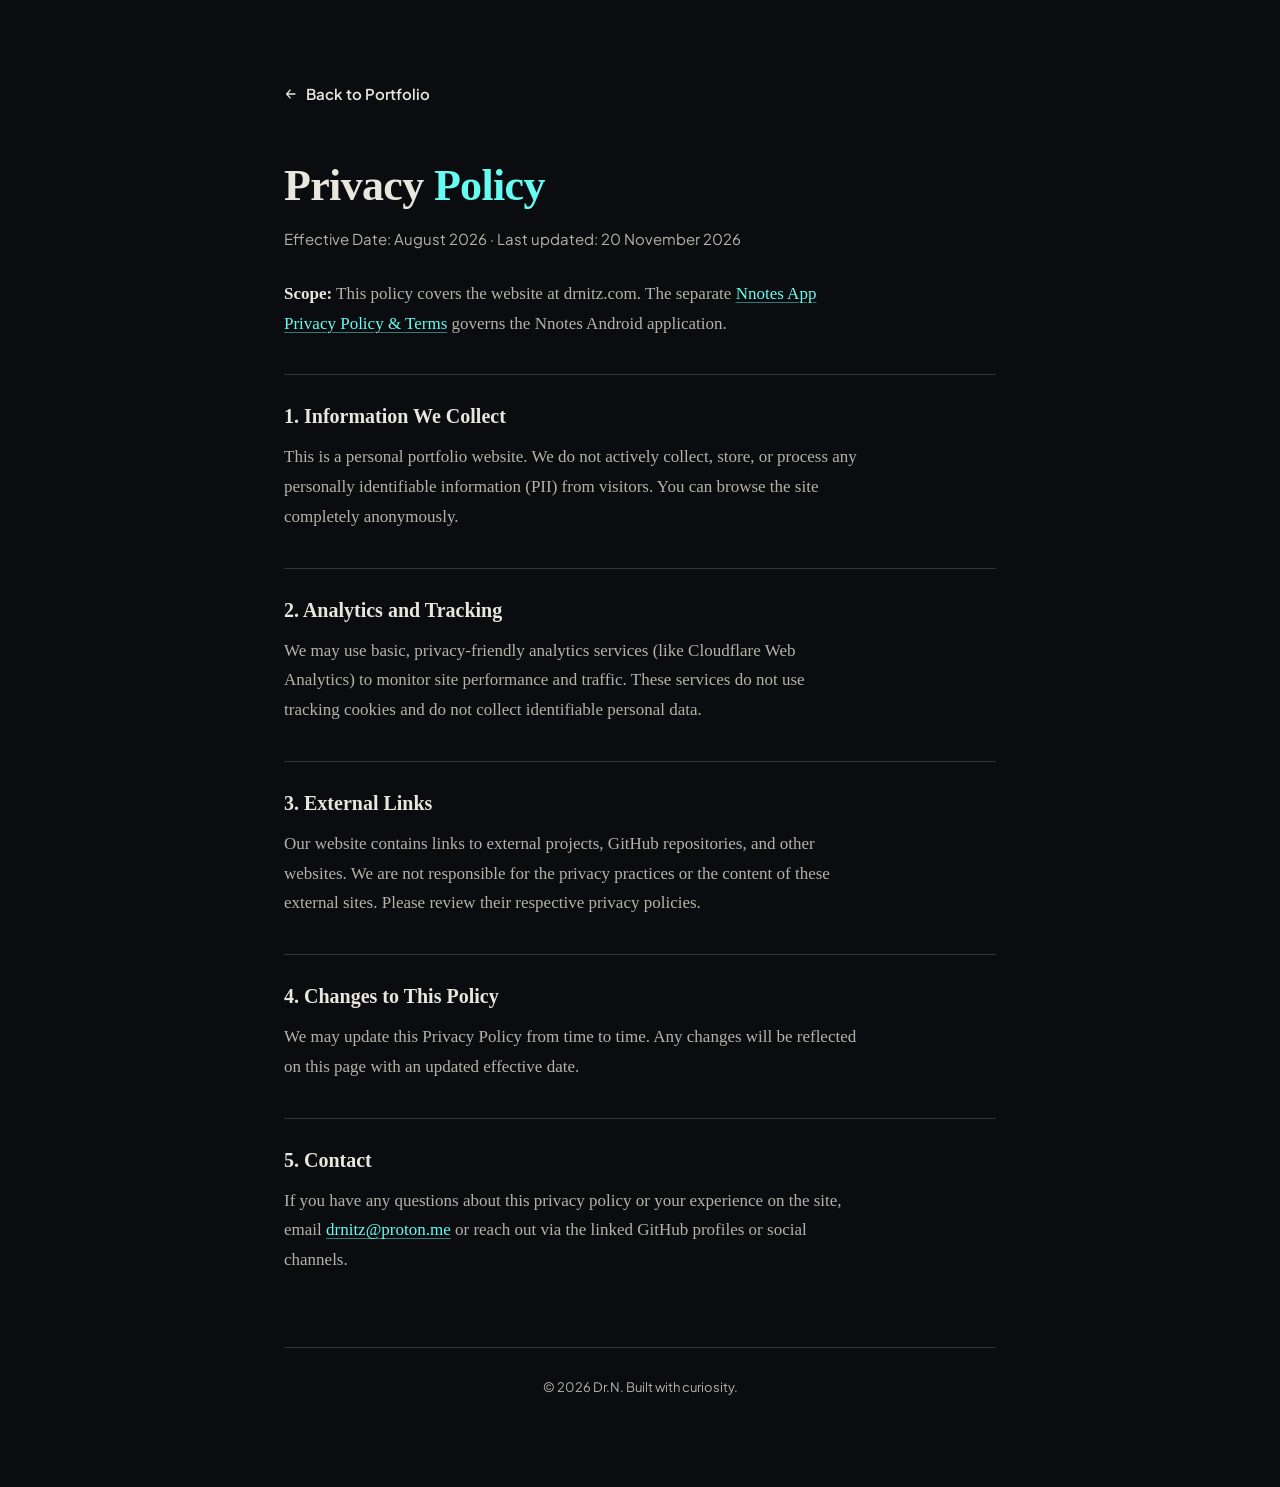
<file: privacy/index.html>
<!DOCTYPE html>
<html lang="en">
<head>
    <meta charset="UTF-8">
    <meta name="viewport" content="width=device-width, initial-scale=1.0">
    <title>Privacy Policy | Dr.N</title>
    <meta name="description" content="Privacy policy for the drnitz.com portfolio website: what data is collected, analytics, external links, and how to get in touch.">
    <link rel="canonical" href="https://drnitz.com/privacy/">

    <!-- Open Graph / Social Sharing -->
    <meta property="og:type" content="website">
    <meta property="og:url" content="https://drnitz.com/privacy/">
    <meta property="og:title" content="Privacy Policy | Dr.N">
    <meta property="og:description" content="How the drnitz.com portfolio website handles visitor data, analytics, and external links.">
    <meta property="og:image" content="https://drnitz.com/social_preview.jpg">

    <!-- Twitter -->
    <meta name="twitter:card" content="summary_large_image">
    <meta name="twitter:url" content="https://drnitz.com/privacy/">
    <meta name="twitter:title" content="Privacy Policy | Dr.N">
    <meta name="twitter:description" content="How the drnitz.com portfolio website handles visitor data, analytics, and external links.">
    <meta name="twitter:image" content="https://drnitz.com/social_preview.jpg">

    <!-- Google Fonts -->
    <link rel="preconnect" href="https://fonts.googleapis.com">
    <link rel="preconnect" href="https://fonts.gstatic.com" crossorigin>
    <link href="https://fonts.googleapis.com/css2?family=Plus+Jakarta+Sans:wght@300;400;500;600;700;800&display=swap" rel="stylesheet">
    <link rel="stylesheet" href="../assets/base.css">
    <link rel="icon" href="../image/icon.jpg">

    <style>
        :root {
            --bg-color: #0b0c10;
            --paper: #e9e6dd;
            --paper-muted: #b6b2a8;
            --accent-teal: #66FCF1;
            --rule: rgba(233, 230, 221, 0.18);
            --font-doc: Georgia, 'Iowan Old Style', 'Times New Roman', serif;
            --font-ui: 'Plus Jakarta Sans', sans-serif;
        }

        body {
            background-color: var(--bg-color);
            color: var(--paper);
            font-family: var(--font-doc);
            line-height: 1.75;
            -webkit-font-smoothing: antialiased;
        }

        .container {
            max-width: 760px;
            margin: 0 auto;
            padding: 72px 24px 88px;
        }

        a {
            cursor: pointer;
            color: var(--accent-teal);
            text-decoration: underline;
            text-decoration-thickness: 1px;
            text-underline-offset: 3px;
            text-decoration-color: rgba(102, 252, 241, 0.45);
            transition: color 0.15s ease, text-decoration-color 0.15s ease;
        }

        a:hover { text-decoration-color: var(--accent-teal); }

        a:focus-visible {
            outline: 2px solid var(--accent-teal);
            outline-offset: 4px;
            border-radius: 1px;
            text-decoration-color: var(--accent-teal);
        }

        .back-link {
            display: inline-flex;
            align-items: center;
            gap: 8px;
            min-height: 44px;
            color: var(--paper);
            font-family: var(--font-ui);
            font-size: 0.9375rem;
            font-weight: 600;
            text-decoration: none;
            margin-bottom: 44px;
        }

        .back-link:hover,
        .back-link:focus-visible { color: var(--accent-teal); }
        .back-link svg { flex: none; }

        h1 {
            font-size: clamp(2rem, 4.5vw, 2.75rem);
            font-weight: 700;
            line-height: 1.2;
            letter-spacing: -0.015em;
            color: var(--paper);
            margin-bottom: 14px;
        }

        h1 span { color: var(--accent-teal); }

        .meta {
            font-family: var(--font-ui);
            font-size: 0.9375rem;
            color: var(--paper-muted);
            line-height: 1.6;
            margin-bottom: 28px;
        }

        h2 {
            font-size: 1.25rem;
            font-weight: 700;
            line-height: 1.35;
            color: var(--paper);
            border-top: 1px solid var(--rule);
            padding-top: 28px;
            margin-top: 36px;
            margin-bottom: 12px;
        }

        p {
            font-size: 1.0625rem;
            color: var(--paper-muted);
            max-width: 68ch;
            margin-bottom: 20px;
        }

        p strong { color: var(--paper); font-weight: 700; }

        footer {
            margin-top: 72px;
            border-top: 1px solid var(--rule);
            padding-top: 28px;
            text-align: center;
            font-family: var(--font-ui);
            font-size: 0.8125rem;
            color: var(--paper-muted);
        }

        @media (max-width: 768px) {
            .container { padding: 48px 20px 64px; }
            h2 { margin-top: 32px; padding-top: 24px; }
            footer { margin-top: 56px; }
        }

        @media (max-width: 480px) {
            .container { padding: 36px 16px 56px; }
            p { font-size: 1rem; }
            h2 { font-size: 1.125rem; }
            .back-link { margin-bottom: 32px; }
        }
    </style>
</head>
<body>
    <div class="container">
    <main>
        <a href="../index.html" class="back-link"><svg aria-hidden="true" width="14" height="14" viewBox="0 0 16 16" fill="none" stroke="currentColor" stroke-width="1.5" stroke-linecap="round" stroke-linejoin="round"><path d="M12.5 8H3.5M7 3.5 3 8l4 4.5"/></svg>Back to Portfolio</a>

        <h1>Privacy <span>Policy</span></h1>
        <p class="meta">Effective Date: August 2026 &middot; Last updated: 20 November 2026</p>
        <p><strong>Scope:</strong> This policy covers the website at drnitz.com. The separate <a href="../nnotes/privacy/">Nnotes App Privacy Policy &amp; Terms</a> governs the Nnotes Android application.</p>

        <div class="content-box">
            <h2>1. Information We Collect</h2>
            <p>This is a personal portfolio website. We do not actively collect, store, or process any personally identifiable information (PII) from visitors. You can browse the site completely anonymously.</p>

            <h2>2. Analytics and Tracking</h2>
            <p>We may use basic, privacy-friendly analytics services (like Cloudflare Web Analytics) to monitor site performance and traffic. These services do not use tracking cookies and do not collect identifiable personal data.</p>

            <h2>3. External Links</h2>
            <p>Our website contains links to external projects, GitHub repositories, and other websites. We are not responsible for the privacy practices or the content of these external sites. Please review their respective privacy policies.</p>

            <h2>4. Changes to This Policy</h2>
            <p>We may update this Privacy Policy from time to time. Any changes will be reflected on this page with an updated effective date.</p>

            <h2>5. Contact</h2>
            <p>If you have any questions about this privacy policy or your experience on the site, email <a href="mailto:drnitz@proton.me">drnitz@proton.me</a> or reach out via the linked GitHub profiles or social channels.</p>
        </div>
    </main>

        <footer>
            &copy; 2026 Dr.N. Built with curiosity.
        </footer>
    </div>
</body>
</html>
</file>
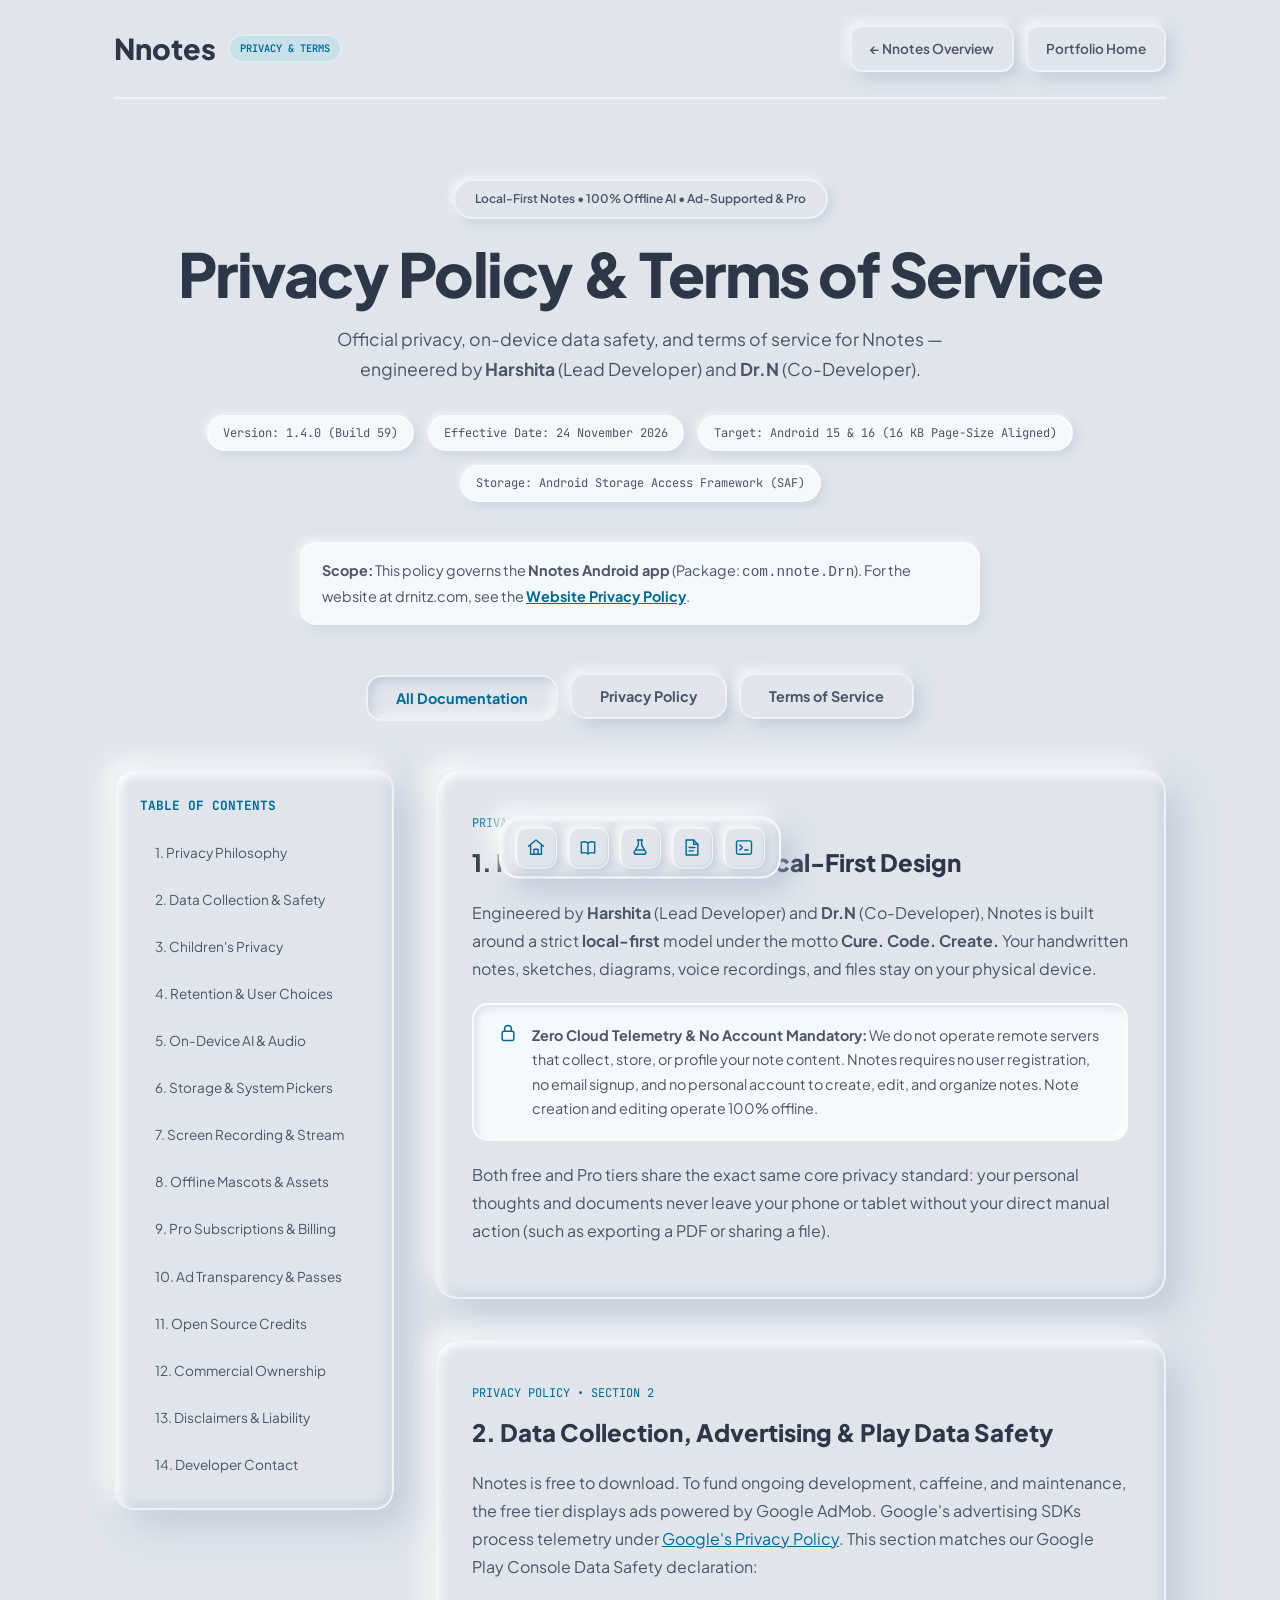
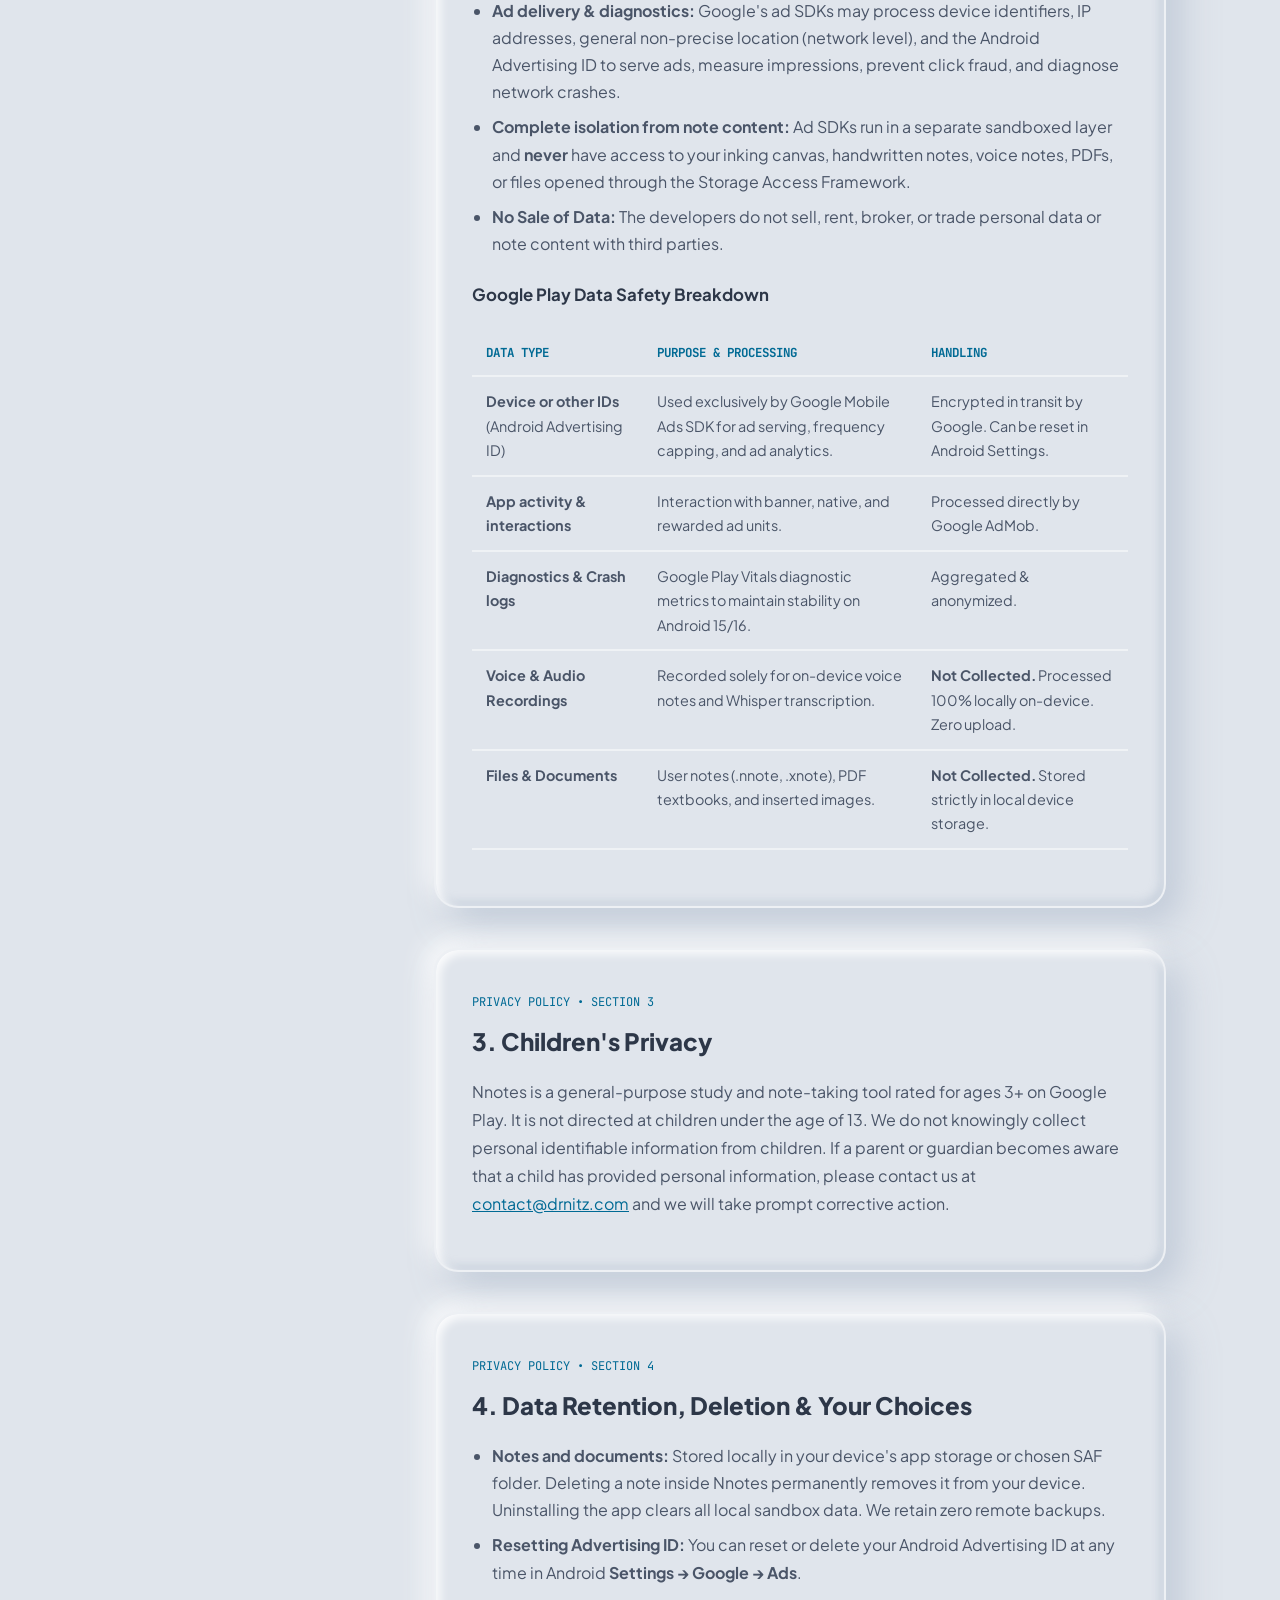
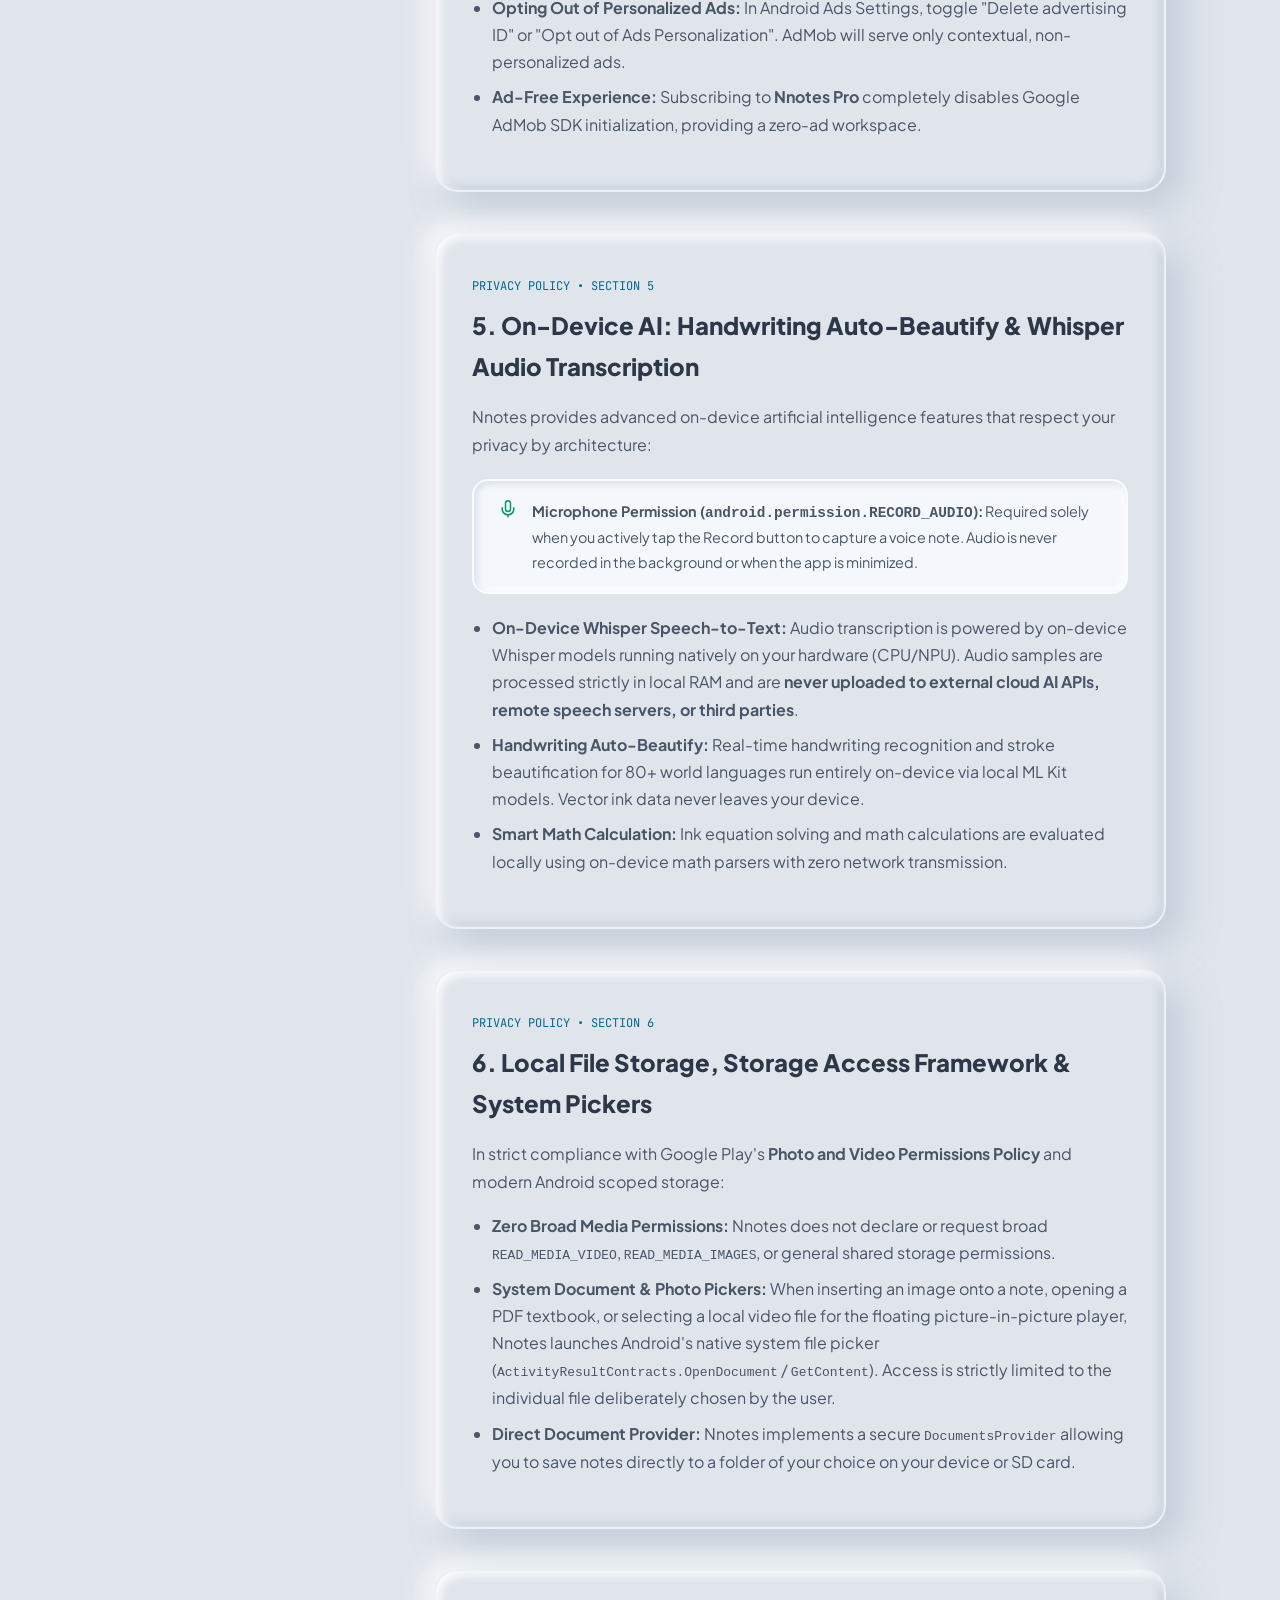
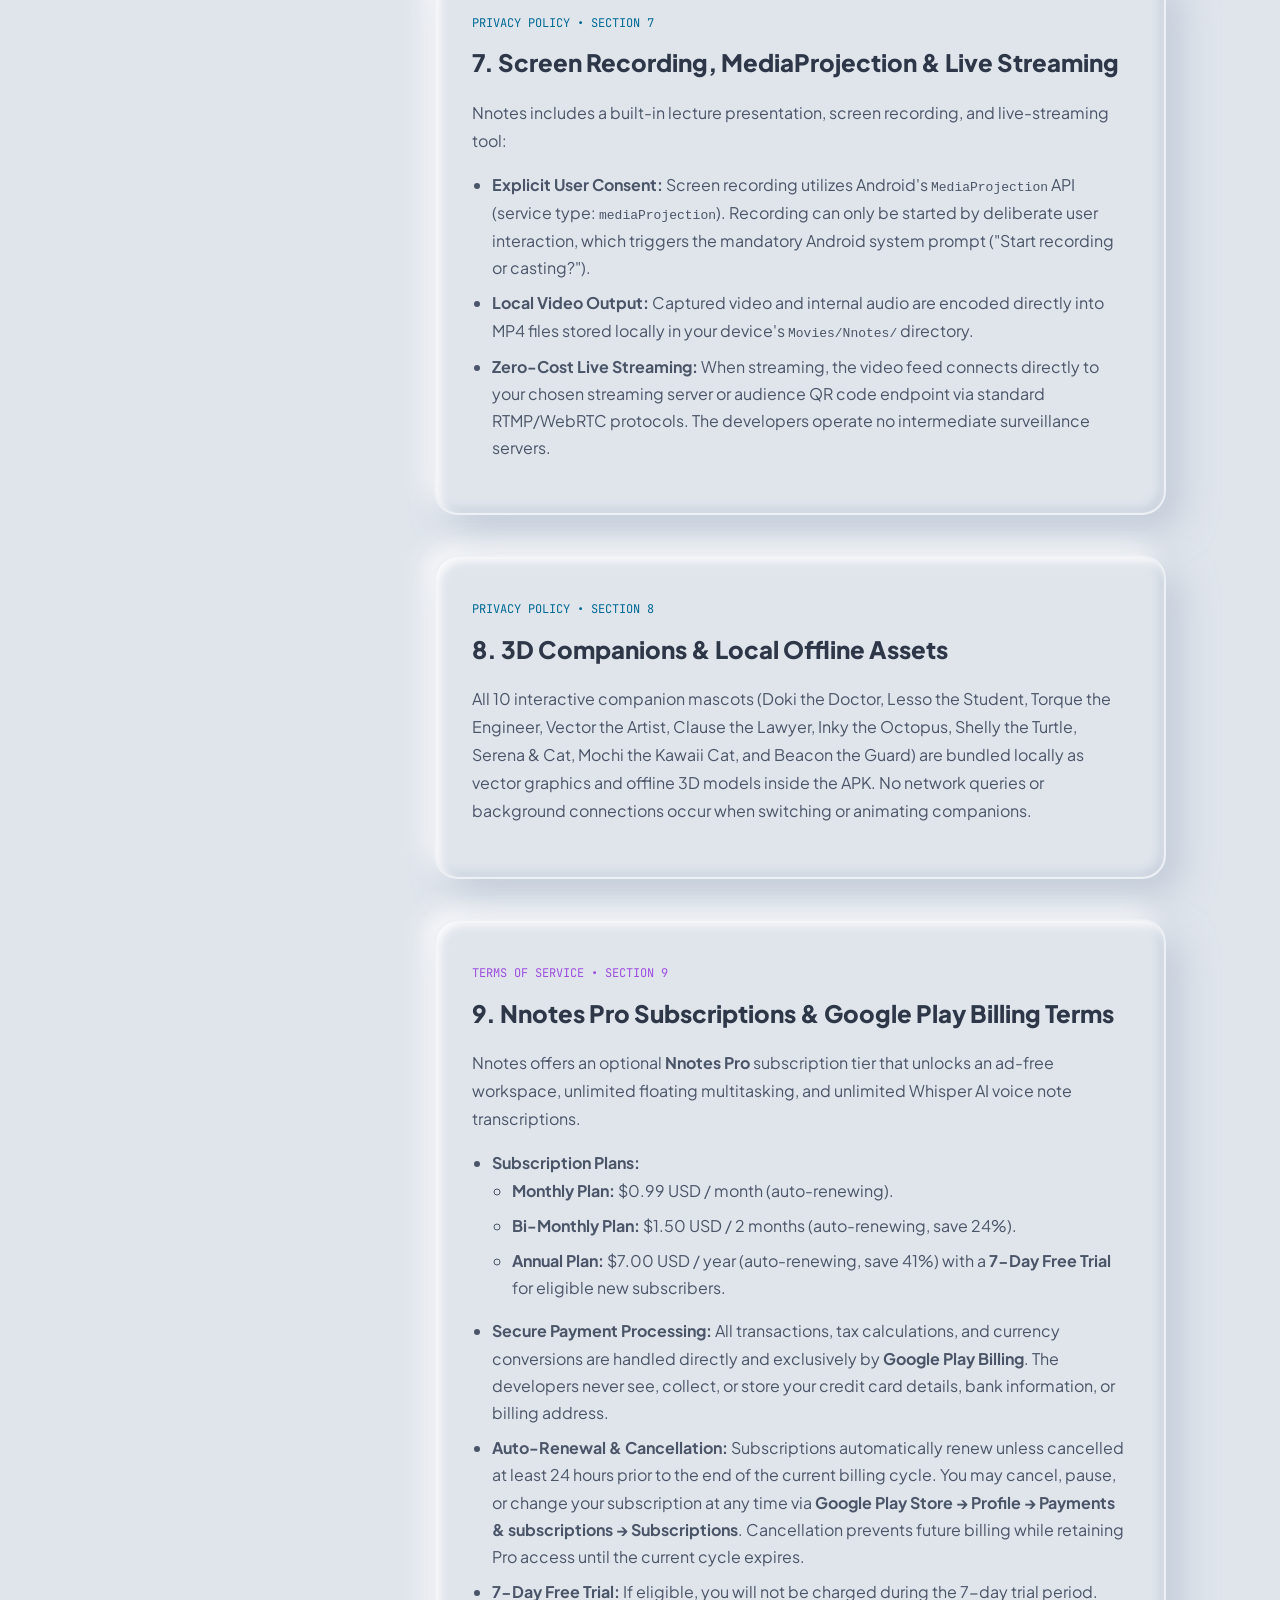
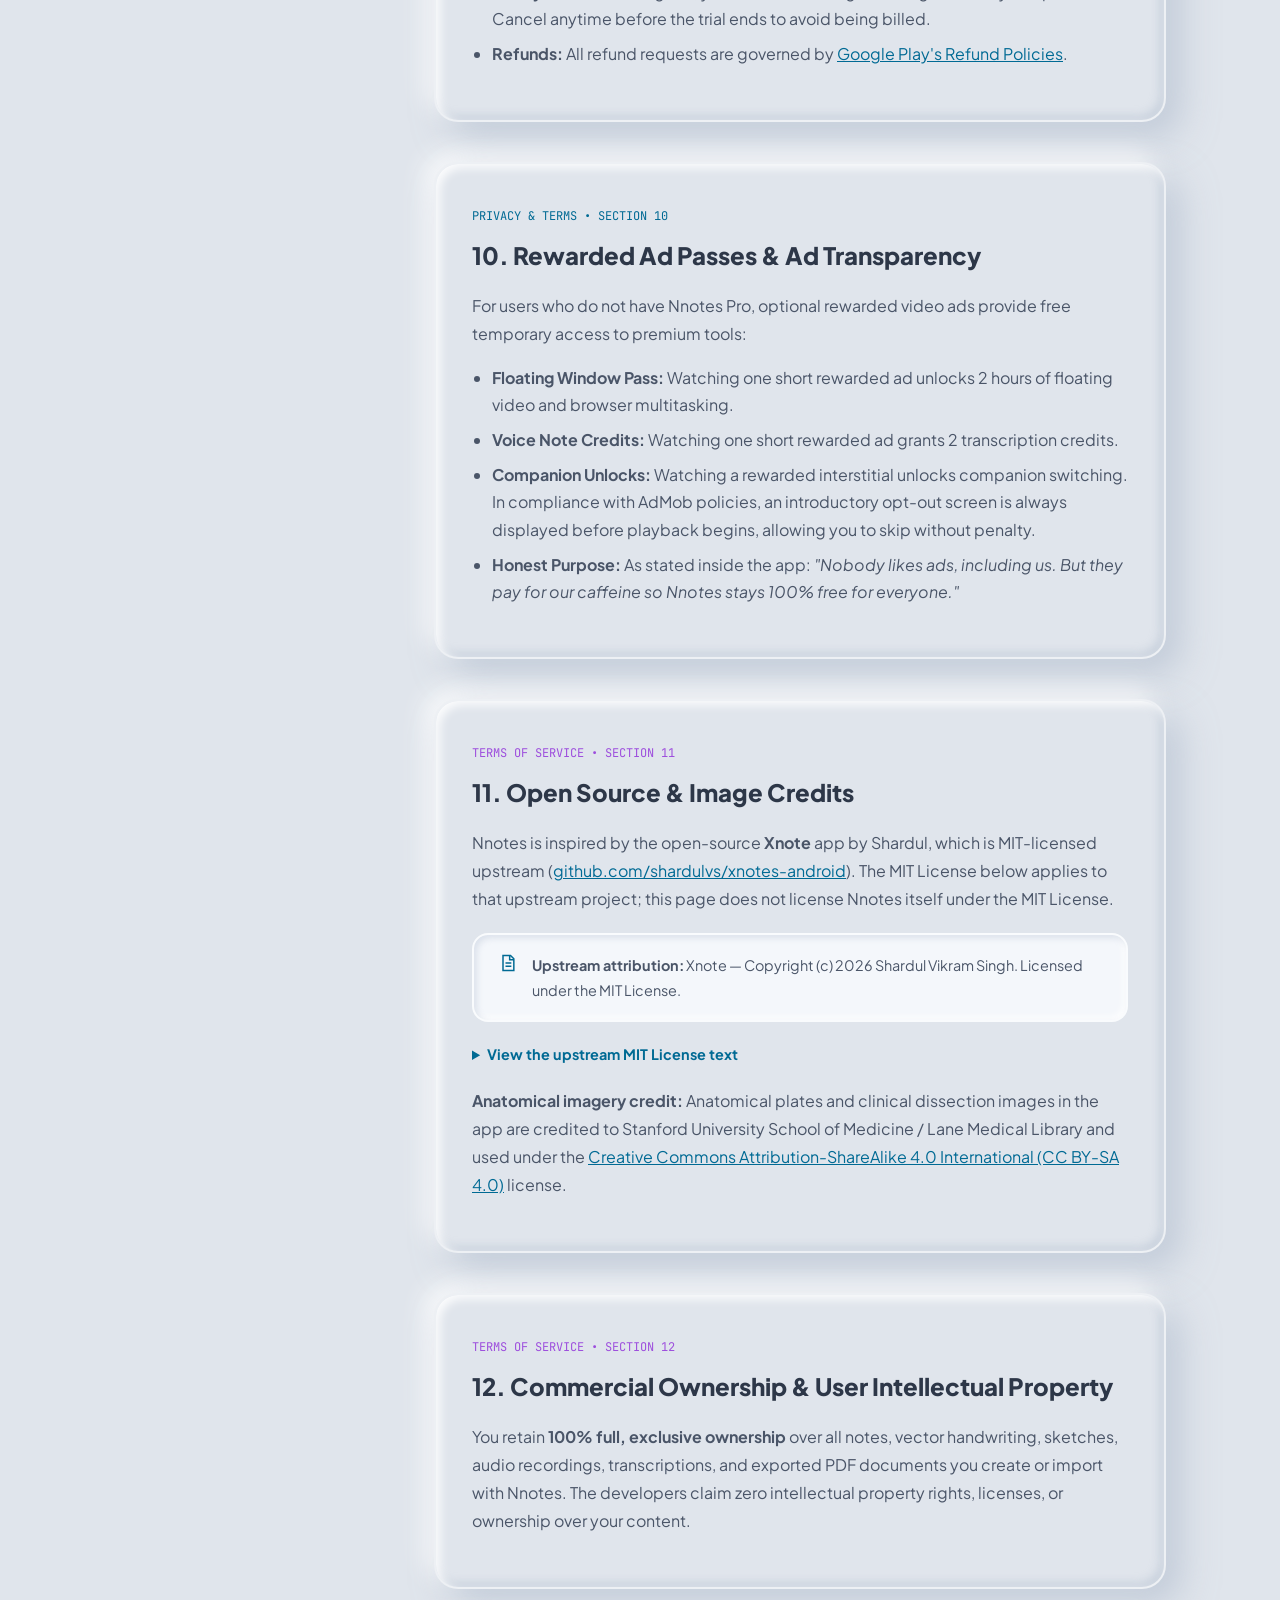
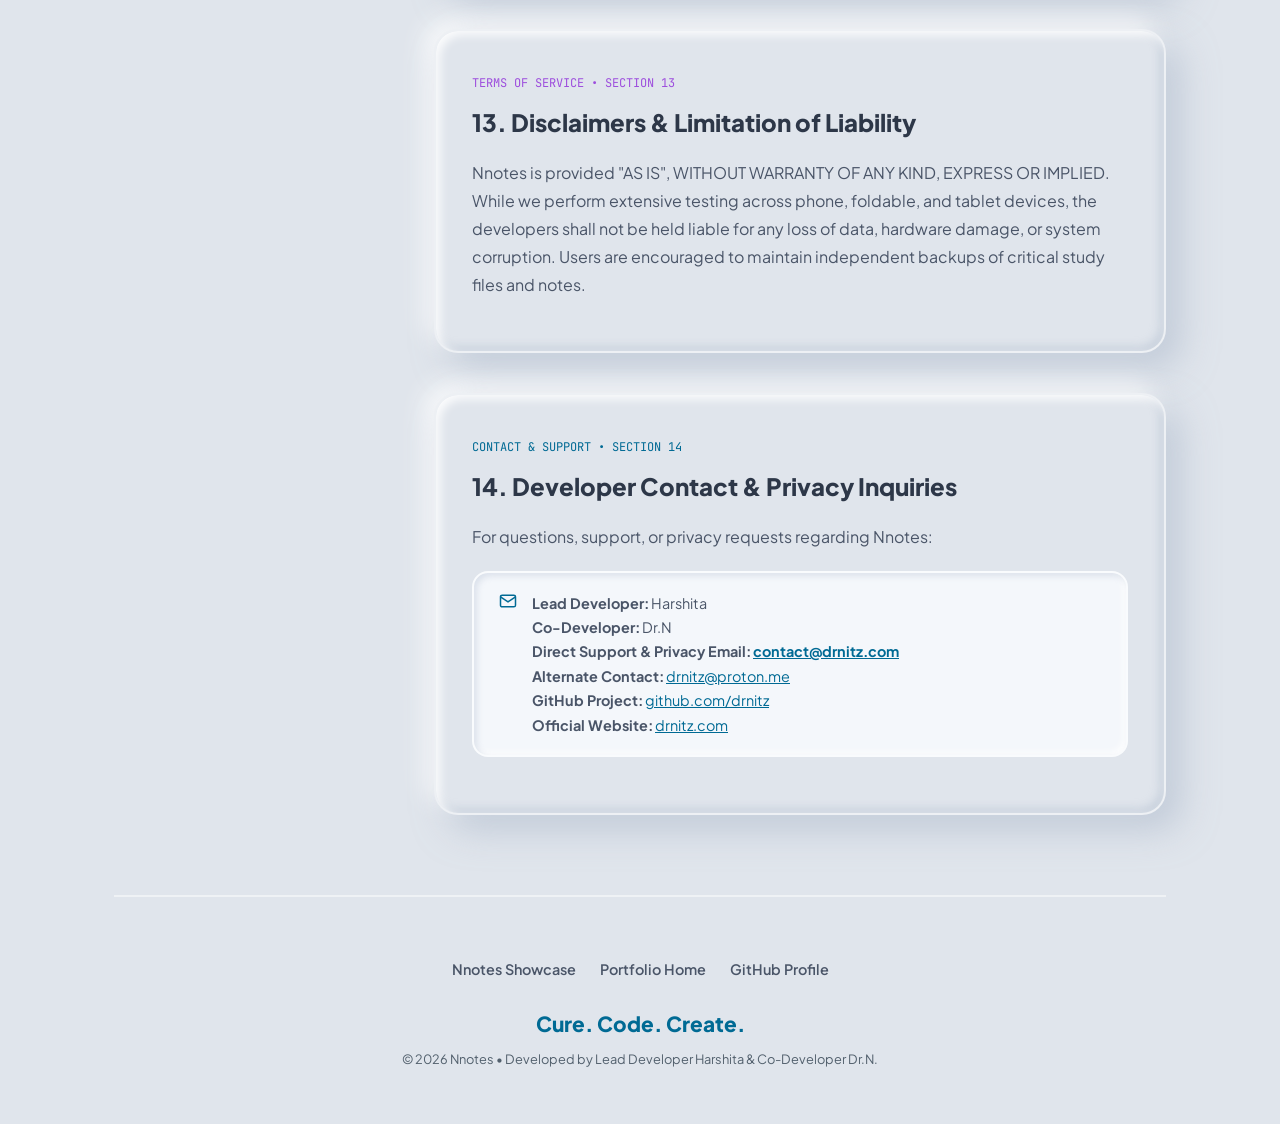
<file: nnotes/privacy/index.html>
<!DOCTYPE html>
<html lang="en">
<head>
    <meta charset="UTF-8">
    <meta name="viewport" content="width=device-width, initial-scale=1.0">
    <title>Privacy Policy &amp; Terms | Nnotes App</title>

    <!-- Meta & Social tags -->

    <!-- Fonts -->
    <script src="https://cdnjs.cloudflare.com/ajax/libs/gsap/3.12.2/gsap.min.js" integrity="sha384-d+vyQ0dYcymoP8ndq2hW7FGC50nqGdXUEgoOUGxbbkAJwZqL7h+jKN0GGgn9hFDS" crossorigin="anonymous"></script>
    <link rel="preconnect" href="https://fonts.googleapis.com">
    <link href="https://fonts.googleapis.com/css2?family=JetBrains+Mono:wght@400;500;600;700&family=Plus+Jakarta+Sans:wght@300;400;500;600;700;800&display=swap" rel="stylesheet">

    <link rel="stylesheet" href="../../assets/base.css">
    <link rel="stylesheet" href="../../assets/dock.css">
    <link rel="icon" href="../../image/Nnotes-static.svg" type="image/svg+xml">

    <style>
        :root {
            --bg-deep: #E0E5EC;
            --clay-base: #E0E5EC;
            --clay-light: #F4F7FB;
            --cyan: #006A94;
            --purple: #9D4EDD;
            --emerald: #059669;
            --text: #2D3748;
            --text-secondary: #4A5568;
            --text-muted: #52606D;
            --font-body: 'Plus Jakarta Sans', sans-serif;
            --font-mono: 'JetBrains Mono', monospace;
        }

        body {
            font-family: var(--font-body);
            background: var(--bg-deep);
            color: var(--text);
            min-height: 100vh;
            overflow-x: hidden;
            line-height: 1.7;
        }

        .clay-card {
            background: var(--clay-base);
            border-radius: 24px;
            box-shadow:
                15px 15px 35px rgba(163, 177, 198, 0.5),
                -10px -10px 25px rgba(255, 255, 255, 0.8),
                inset 4px 4px 10px rgba(255, 255, 255, 0.9),
                inset -4px -4px 10px rgba(163, 177, 198, 0.4);
            border: 2px solid rgba(255, 255, 255, 0.4);
        }

        .container { max-width: 1100px; margin: 0 auto; padding: 0 24px; position: relative; z-index: 10; }
        header { display: flex; justify-content: space-between; align-items: center; padding: 24px 0; margin-bottom: 40px; border-bottom: 2px solid rgba(255, 255, 255, 0.5); }
        .logo-wrap { display: flex; align-items: center; gap: 12px; text-decoration: none; }
        .logo { font-size: 1.8rem; font-weight: 800; color: var(--text); }
        .logo-badge { font-size: 0.65rem; padding: 4px 10px; border-radius: 100px; background: rgba(0, 180, 216, 0.1); color: var(--cyan); border: 2px solid rgba(255,255,255,0.4); font-family: var(--font-mono); font-weight: 600; text-transform: uppercase; }
        .nav-links { display: flex; gap: 12px; align-items: center; }

        .nav-btn {
            padding: 10px 18px; border-radius: 12px;
            background: var(--clay-base); color: var(--text-secondary); text-decoration: none; font-weight: 600; font-size: 0.85rem; transition: all 0.3s;
            border: 2px solid rgba(255,255,255,0.4);
            box-shadow: 6px 6px 15px rgba(163,177,198,0.5), -4px -4px 12px rgba(255,255,255,0.8);
        }
        .nav-btn:hover {
            color: var(--cyan); transform: translateY(-2px);
            box-shadow: 8px 8px 20px rgba(163,177,198,0.5), -6px -6px 15px rgba(255,255,255,0.9);
        }

        .hero { text-align: center; padding: 40px 0 20px; }
        .hero-badge {
            display: inline-flex; align-items: center; gap: 8px; padding: 8px 20px; border-radius: 100px; font-size: 0.75rem; font-weight: 600;
            background: var(--clay-base); border: 2px solid rgba(255,255,255,0.5); color: var(--text-secondary); margin-bottom: 20px;
            box-shadow: 4px 4px 10px rgba(163,177,198,0.4), -2px -2px 8px rgba(255,255,255,0.8);
        }
        .hero-title { font-size: clamp(2.2rem, 5vw, 3.8rem); font-weight: 800; line-height: 1.15; margin-bottom: 16px; color: var(--text); letter-spacing: -1.5px; }
        .hero-subtitle { font-size: 1.1rem; color: var(--text-secondary); max-width: 680px; margin: 0 auto 30px; }

        .meta-pills { display: flex; justify-content: center; gap: 14px; flex-wrap: wrap; margin-bottom: 40px; }
        .meta-pill { padding: 6px 14px; border-radius: 100px; font-size: 0.75rem; font-family: var(--font-mono); background: var(--clay-light); border: 2px solid rgba(255,255,255,0.5); color: var(--text-secondary); box-shadow: 4px 4px 8px rgba(163,177,198,0.3), -2px -2px 6px rgba(255,255,255,0.6); }

        .tab-switcher { display: flex; justify-content: center; gap: 12px; margin-bottom: 50px; flex-wrap: wrap; }
        .tab-btn { padding: 12px 28px; border-radius: 16px; font-size: 0.9rem; font-weight: 700; border: 2px solid rgba(255, 255, 255, 0.4); background: var(--clay-base); color: var(--text-secondary); cursor: pointer; transition: all 0.3s; font-family: var(--font-body); box-shadow: 6px 6px 15px rgba(163,177,198,0.5), -4px -4px 12px rgba(255,255,255,0.8); }
        .tab-btn.active { color: var(--cyan); box-shadow: inset 4px 4px 10px rgba(163,177,198,0.5), inset -4px -4px 10px rgba(255,255,255,0.8); transform: translateY(2px); }

        .content-grid { display: grid; grid-template-columns: 280px 1fr; gap: 40px; margin-bottom: 80px; }
        .toc-sidebar { position: sticky; top: 40px; height: fit-content; padding: 24px; border-radius: 20px; }
        .toc-title { font-size: 0.8rem; font-family: var(--font-mono); color: var(--cyan); text-transform: uppercase; margin-bottom: 16px; font-weight: 700; }
        .toc-list { list-style: none; display: flex; flex-direction: column; gap: 8px; }
        .toc-link { display: block; padding: 8px 12px; border-radius: 10px; color: var(--text-secondary); text-decoration: none; font-size: 0.85rem; transition: all 0.2s; border-left: 3px solid transparent; }
        .toc-link:hover, .toc-link.active { color: var(--cyan); background: rgba(255,255,255,0.5); border-left-color: var(--cyan); box-shadow: inset 2px 2px 5px rgba(163,177,198,0.2); }

        .legal-content { display: flex; flex-direction: column; gap: 40px; }
        .legal-card { padding: 36px; }
        .legal-card h2 { font-size: 1.5rem; font-weight: 800; margin-bottom: 16px; color: var(--text); }
        .legal-card p { color: var(--text-secondary); margin-bottom: 16px; line-height: 1.75; }
        .legal-card ul { margin-left: 20px; margin-bottom: 16px; color: var(--text-secondary); }
        .legal-card li { margin-bottom: 8px; }

        .highlight-box { padding: 18px 24px; border-radius: 16px; background: var(--clay-light); border: 2px solid rgba(255,255,255,0.5); margin: 20px 0; display: flex; gap: 14px; align-items: flex-start; box-shadow: inset 3px 3px 6px rgba(163,177,198,0.3), inset -3px -3px 6px rgba(255,255,255,0.8); }

        .scope-note {
            margin: 0 auto 28px; max-width: 680px; padding: 14px 20px; border-radius: 16px; text-align: left;
            background: var(--clay-light); border: 2px solid rgba(255,255,255,0.6); color: var(--text-secondary); font-size: 0.9rem;
            box-shadow: 4px 4px 10px rgba(163,177,198,0.3), -2px -2px 8px rgba(255,255,255,0.8);
        }
        .scope-note a { color: var(--cyan); font-weight: 700; }

        .data-table { width: 100%; border-collapse: collapse; margin: 20px 0; font-size: 0.9rem; }
        .data-table th, .data-table td { text-align: left; padding: 12px 14px; border-bottom: 2px solid rgba(255,255,255,0.5); vertical-align: top; }
        .data-table th { font-family: var(--font-mono); color: var(--cyan); font-size: 0.78rem; text-transform: uppercase; }
        .data-table td { color: var(--text-secondary); }

        .license-details { margin-top: 16px; }
        .license-details summary { cursor: pointer; color: var(--cyan); font-weight: 700; font-size: 0.9rem; }
        .content-grid > * { min-width: 0; }
        .license-details pre {
            margin-top: 14px; padding: 18px; border-radius: 14px; overflow-x: auto; max-width: 100%;
            background: var(--clay-light); border: 2px solid rgba(255,255,255,0.5);
            font-family: var(--font-mono); font-size: 0.78rem; line-height: 1.6; color: var(--text-secondary);
            box-shadow: inset 3px 3px 6px rgba(163,177,198,0.3), inset -3px -3px 6px rgba(255,255,255,0.8);
        }

        footer { padding: 60px 0; border-top: 2px solid rgba(255, 255, 255, 0.5); text-align: center; }
        .footer-nav { display: flex; justify-content: center; gap: 24px; margin-bottom: 24px; flex-wrap: wrap; }
        .footer-link { color: var(--text-secondary); text-decoration: none; font-size: 0.9rem; font-weight: 600; }
        .footer-link:hover { color: var(--cyan); }
        .footer-copy { color: var(--text-muted); font-size: 0.8rem; }

        /* Interaction affordances: pointer cursors, visible focus, restrained hover. */
        a[href], button, summary { cursor: pointer; }
        a:focus-visible, button:focus-visible, summary:focus-visible {
            outline: 3px solid var(--cyan);
            outline-offset: 3px;
        }
        .side-dock a { color: var(--cyan); }
        .side-dock a svg { display: block; }
        .side-dock a:hover { transform: translateY(-2px); filter: none; }
        .side-dock a:focus-visible { filter: none; outline-offset: 2px; }

        @media (max-width: 900px) { .content-grid { grid-template-columns: 1fr; } .toc-sidebar { display: none; } header { flex-direction: column; gap: 16px; } }

    </style>
    <!-- Cloudflare Web Analytics --><script type='module' src='https://static.cloudflareinsights.com/beacon.min.js' data-cf-beacon='{"token": "1447bf27ee144931ae324db6be9a9942"}'></script><!-- End Cloudflare Web Analytics -->
    <!-- Open Graph / Social Sharing -->
    <meta property="og:type" content="website">
    <meta property="og:url" content="https://drnitz.com/nnotes/privacy/">
    <meta property="og:title" content="Privacy Policy &amp; Terms | Nnotes App">
    <meta property="og:description" content="Local-first notes with transparent, ad-supported and Pro subscription data practices. 100% on-device handwriting & Whisper speech recognition.">
    <meta property="og:image" content="https://drnitz.com/social_preview.jpg">

    <!-- Twitter -->
    <meta name="twitter:card" content="summary_large_image">
    <meta name="twitter:url" content="https://drnitz.com/nnotes/privacy/">
    <meta name="twitter:title" content="Privacy Policy &amp; Terms | Nnotes App">
    <meta name="twitter:description" content="Local-first notes with transparent, ad-supported and Pro subscription data practices. 100% on-device handwriting & Whisper speech recognition.">
    <meta name="twitter:image" content="https://drnitz.com/social_preview.jpg">

    <!-- SEO Meta Tags -->
    <meta name="description" content="Official Privacy Policy and Terms for the Nnotes Android app: local-first note storage, on-device handwriting & Whisper speech recognition, and transparent Google Play Billing & AdMob data safety practices.">
    <meta name="keywords" content="nnotes privacy policy, nnotes terms of service, nnotes play store privacy">
    <link rel="canonical" href="https://drnitz.com/nnotes/privacy/">
</head>
<body>
    <!-- Bottom Dock -->
    <nav class="side-dock" aria-label="Site navigation dock">
        <a href="../../index.html" title="Home" aria-label="Home">
            <svg width="20" height="20" viewBox="0 0 24 24" fill="none" stroke="currentColor" stroke-width="1.7" stroke-linecap="round" stroke-linejoin="round" aria-hidden="true" focusable="false"><path d="M3 10.5 12 3l9 7.5"/><path d="M5.5 9.5V20h13V9.5"/><path d="M9.5 20v-6h5v6"/></svg>
        </a>
        <a href="../../anraksha/" title="Anraksha" aria-label="Anraksha">
            <svg width="20" height="20" viewBox="0 0 24 24" fill="none" stroke="currentColor" stroke-width="1.7" stroke-linecap="round" stroke-linejoin="round" aria-hidden="true" focusable="false"><path d="M12 6.5c-2.2-1.5-5-1.8-8-1v13c3-.8 5.8-.5 8 1 2.2-1.5 5-1.8 8-1v-13c-3-.8-5.8-.5-8 1Z"/><path d="M12 6.5v13"/></svg>
        </a>
        <a href="index.html#work" title="The Sandbox" aria-label="The Sandbox">
            <svg width="20" height="20" viewBox="0 0 24 24" fill="none" stroke="currentColor" stroke-width="1.7" stroke-linecap="round" stroke-linejoin="round" aria-hidden="true" focusable="false"><path d="M9 3h6"/><path d="M10 3v6l-5 8.5A2 2 0 0 0 6.7 20h10.6a2 2 0 0 0 1.7-2.5L14 9V3"/><path d="M7 15h10"/></svg>
        </a>
        <a href="../" title="Nnotes App" aria-label="Nnotes App">
            <svg width="20" height="20" viewBox="0 0 24 24" fill="none" stroke="currentColor" stroke-width="1.7" stroke-linecap="round" stroke-linejoin="round" aria-hidden="true" focusable="false"><path d="M5 3h9l5 5v13H5z"/><path d="M14 3v5h5"/><path d="M8.5 12h7"/><path d="M8.5 16h5"/></svg>
        </a>
        <a href="https://p2pcompanion.com" target="_blank" rel="noopener noreferrer" title="P2P Terminal" aria-label="P2P Terminal">
            <svg width="20" height="20" viewBox="0 0 24 24" fill="none" stroke="currentColor" stroke-width="1.7" stroke-linecap="round" stroke-linejoin="round" aria-hidden="true" focusable="false"><rect x="3" y="4" width="18" height="16" rx="2"/><path d="m7 9 3 3-3 3"/><path d="M13 15h4"/></svg>
        </a>
    </nav>
    <div class="container">
        <header>
            <a href="../" class="logo-wrap">
                <span class="logo">Nnotes</span>
                <span class="logo-badge">Privacy &amp; Terms</span>
            </a>
            <nav class="nav-links" aria-label="Page navigation">
                <a href="../" class="nav-btn">← Nnotes Overview</a>
                <a href="../../index.html" class="nav-btn">Portfolio Home</a>
            </nav>
        </header>

        <section class="hero">
            <div class="hero-badge">
                Local-First Notes • 100% Offline AI • Ad-Supported &amp; Pro
            </div>
            <h1 class="hero-title">Privacy Policy &amp; Terms of Service</h1>
            <p class="hero-subtitle">
                Official privacy, on-device data safety, and terms of service for Nnotes — engineered by <strong>Harshita</strong> (Lead Developer) and <strong>Dr.N</strong> (Co-Developer).
            </p>
            <div class="meta-pills">
                <span class="meta-pill">Version: 1.4.0 (Build 59)</span>
                <span class="meta-pill">Effective Date: 24 November 2026</span>
                <span class="meta-pill">Target: Android 15 &amp; 16 (16 KB Page-Size Aligned)</span>
                <span class="meta-pill">Storage: Android Storage Access Framework (SAF)</span>
            </div>
            <div class="scope-note">
                <span><strong>Scope:</strong> This policy governs the <strong>Nnotes Android app</strong> (Package: <code>com.nnote.Drn</code>). For the website at drnitz.com, see the <a href="../../privacy/">Website Privacy Policy</a>.</span>
            </div>
        </section>

        <div class="tab-switcher" role="tablist">
            <button type="button" class="tab-btn active" role="tab" aria-selected="true" onclick="switchTab('all', this)">All Documentation</button>
            <button type="button" class="tab-btn" role="tab" aria-selected="false" onclick="switchTab('privacy', this)">Privacy Policy</button>
            <button type="button" class="tab-btn" role="tab" aria-selected="false" onclick="switchTab('terms', this)">Terms of Service</button>
        </div>

        <div class="content-grid">
            <aside class="toc-sidebar clay-card">
                <div class="toc-title">Table of Contents</div>
                <ul class="toc-list">
                    <li><a href="#privacy-overview" class="toc-link">1. Privacy Philosophy</a></li>
                    <li><a href="#data-collection" class="toc-link">2. Data Collection &amp; Safety</a></li>
                    <li><a href="#children" class="toc-link">3. Children's Privacy</a></li>
                    <li><a href="#data-retention" class="toc-link">4. Retention &amp; User Choices</a></li>
                    <li><a href="#on-device-ai" class="toc-link">5. On-Device AI &amp; Audio</a></li>
                    <li><a href="#storage-saf" class="toc-link">6. Storage &amp; System Pickers</a></li>
                    <li><a href="#screen-record" class="toc-link">7. Screen Recording &amp; Stream</a></li>
                    <li><a href="#mascot-assets" class="toc-link">8. Offline Mascots &amp; Assets</a></li>
                    <li><a href="#nnotes-pro" class="toc-link">9. Pro Subscriptions &amp; Billing</a></li>
                    <li><a href="#ad-passes" class="toc-link">10. Ad Transparency &amp; Passes</a></li>
                    <li><a href="#mit-license" class="toc-link">11. Open Source Credits</a></li>
                    <li><a href="#terms-use" class="toc-link">12. Commercial Ownership</a></li>
                    <li><a href="#disclaimer" class="toc-link">13. Disclaimers &amp; Liability</a></li>
                    <li><a href="#contact" class="toc-link">14. Developer Contact</a></li>
                </ul>
            </aside>

            <main class="legal-content">
                <!-- Section 1 -->
                <article id="privacy-overview" class="legal-card clay-card privacy-doc">
                    <span style="color:var(--cyan); font-family:var(--font-mono); font-size:0.75rem; text-transform:uppercase;">Privacy Policy • Section 1</span>
                    <h2 style="margin-top:8px;">1. Privacy Philosophy &amp; Local-First Design</h2>
                    <p>
                        Engineered by <strong>Harshita</strong> (Lead Developer) and <strong>Dr.N</strong> (Co-Developer), Nnotes is built around a strict <strong>local-first</strong> model under the motto <strong>Cure. Code. Create.</strong> Your handwritten notes, sketches, diagrams, voice recordings, and files stay on your physical device.
                    </p>
                    <div class="highlight-box">
                        <span style="color:var(--cyan);"><svg width="20" height="20" viewBox="0 0 24 24" fill="none" stroke="currentColor" stroke-width="1.8" aria-hidden="true"><rect x="5" y="10" width="14" height="11" rx="2"/><path d="M8 10V7a4 4 0 0 1 8 0v3"/></svg></span>
                        <div style="font-size:0.9rem; color:var(--text-secondary);">
                            <strong>Zero Cloud Telemetry &amp; No Account Mandatory:</strong> We do not operate remote servers that collect, store, or profile your note content. Nnotes requires no user registration, no email signup, and no personal account to create, edit, and organize notes. Note creation and editing operate 100% offline.
                        </div>
                    </div>
                    <p>
                        Both free and Pro tiers share the exact same core privacy standard: your personal thoughts and documents never leave your phone or tablet without your direct manual action (such as exporting a PDF or sharing a file).
                    </p>
                </article>

                <!-- Section 2 -->
                <article id="data-collection" class="legal-card clay-card privacy-doc">
                    <span style="color:var(--cyan); font-family:var(--font-mono); font-size:0.75rem; text-transform:uppercase;">Privacy Policy • Section 2</span>
                    <h2 style="margin-top:8px;">2. Data Collection, Advertising &amp; Play Data Safety</h2>
                    <p>
                        Nnotes is free to download. To fund ongoing development, caffeine, and maintenance, the free tier displays ads powered by Google AdMob. Google's advertising SDKs process telemetry under <a href="https://policies.google.com/privacy" target="_blank" rel="noopener noreferrer" style="color:var(--cyan);">Google's Privacy Policy</a>. This section matches our Google Play Console Data Safety declaration:
                    </p>
                    <ul>
                        <li><strong>Ad delivery &amp; diagnostics:</strong> Google's ad SDKs may process device identifiers, IP addresses, general non-precise location (network level), and the Android Advertising ID to serve ads, measure impressions, prevent click fraud, and diagnose network crashes.</li>
                        <li><strong>Complete isolation from note content:</strong> Ad SDKs run in a separate sandboxed layer and <strong>never</strong> have access to your inking canvas, handwritten notes, voice notes, PDFs, or files opened through the Storage Access Framework.</li>
                        <li><strong>No Sale of Data:</strong> The developers do not sell, rent, broker, or trade personal data or note content with third parties.</li>
                    </ul>

                    <h3 style="font-size:1.05rem; font-weight:700; color:var(--text); margin:24px 0 8px;">Google Play Data Safety Breakdown</h3>
                    <table class="data-table">
                        <thead>
                            <tr><th>Data Type</th><th>Purpose &amp; Processing</th><th>Handling</th></tr>
                        </thead>
                        <tbody>
                            <tr>
                                <td><strong>Device or other IDs</strong> (Android Advertising ID)</td>
                                <td>Used exclusively by Google Mobile Ads SDK for ad serving, frequency capping, and ad analytics.</td>
                                <td>Encrypted in transit by Google. Can be reset in Android Settings.</td>
                            </tr>
                            <tr>
                                <td><strong>App activity &amp; interactions</strong></td>
                                <td>Interaction with banner, native, and rewarded ad units.</td>
                                <td>Processed directly by Google AdMob.</td>
                            </tr>
                            <tr>
                                <td><strong>Diagnostics &amp; Crash logs</strong></td>
                                <td>Google Play Vitals diagnostic metrics to maintain stability on Android 15/16.</td>
                                <td>Aggregated &amp; anonymized.</td>
                            </tr>
                            <tr>
                                <td><strong>Voice &amp; Audio Recordings</strong></td>
                                <td>Recorded solely for on-device voice notes and Whisper transcription.</td>
                                <td><strong>Not Collected.</strong> Processed 100% locally on-device. Zero upload.</td>
                            </tr>
                            <tr>
                                <td><strong>Files &amp; Documents</strong></td>
                                <td>User notes (.nnote, .xnote), PDF textbooks, and inserted images.</td>
                                <td><strong>Not Collected.</strong> Stored strictly in local device storage.</td>
                            </tr>
                        </tbody>
                    </table>
                </article>

                <!-- Section 3 -->
                <article id="children" class="legal-card clay-card privacy-doc">
                    <span style="color:var(--cyan); font-family:var(--font-mono); font-size:0.75rem; text-transform:uppercase;">Privacy Policy • Section 3</span>
                    <h2 style="margin-top:8px;">3. Children's Privacy</h2>
                    <p>
                        Nnotes is a general-purpose study and note-taking tool rated for ages 3+ on Google Play. It is not directed at children under the age of 13. We do not knowingly collect personal identifiable information from children. If a parent or guardian becomes aware that a child has provided personal information, please contact us at <a href="mailto:contact@drnitz.com" style="color:var(--cyan);">contact@drnitz.com</a> and we will take prompt corrective action.
                    </p>
                </article>

                <!-- Section 4 -->
                <article id="data-retention" class="legal-card clay-card privacy-doc">
                    <span style="color:var(--cyan); font-family:var(--font-mono); font-size:0.75rem; text-transform:uppercase;">Privacy Policy • Section 4</span>
                    <h2 style="margin-top:8px;">4. Data Retention, Deletion &amp; Your Choices</h2>
                    <ul>
                        <li><strong>Notes and documents:</strong> Stored locally in your device's app storage or chosen SAF folder. Deleting a note inside Nnotes permanently removes it from your device. Uninstalling the app clears all local sandbox data. We retain zero remote backups.</li>
                        <li><strong>Resetting Advertising ID:</strong> You can reset or delete your Android Advertising ID at any time in Android <strong>Settings → Google → Ads</strong>.</li>
                        <li><strong>Opting Out of Personalized Ads:</strong> In Android Ads Settings, toggle "Delete advertising ID" or "Opt out of Ads Personalization". AdMob will serve only contextual, non-personalized ads.</li>
                        <li><strong>Ad-Free Experience:</strong> Subscribing to <strong>Nnotes Pro</strong> completely disables Google AdMob SDK initialization, providing a zero-ad workspace.</li>
                    </ul>
                </article>

                <!-- Section 5 -->
                <article id="on-device-ai" class="legal-card clay-card privacy-doc">
                    <span style="color:var(--cyan); font-family:var(--font-mono); font-size:0.75rem; text-transform:uppercase;">Privacy Policy • Section 5</span>
                    <h2 style="margin-top:8px;">5. On-Device AI: Handwriting Auto-Beautify &amp; Whisper Audio Transcription</h2>
                    <p>
                        Nnotes provides advanced on-device artificial intelligence features that respect your privacy by architecture:
                    </p>
                    <div class="highlight-box">
                        <span style="color:var(--emerald);"><svg width="20" height="20" viewBox="0 0 24 24" fill="none" stroke="currentColor" stroke-width="1.8" aria-hidden="true"><path d="M12 2a3 3 0 0 0-3 3v7a3 3 0 0 0 6 0V5a3 3 0 0 0-3-3Z"/><path d="M19 10v2a7 7 0 0 1-14 0v-2"/><line x1="12" y1="19" x2="12" y2="22"/></svg></span>
                        <div style="font-size:0.9rem; color:var(--text-secondary);">
                            <strong>Microphone Permission (<code>android.permission.RECORD_AUDIO</code>):</strong> Required solely when you actively tap the Record button to capture a voice note. Audio is never recorded in the background or when the app is minimized.
                        </div>
                    </div>
                    <ul>
                        <li><strong>On-Device Whisper Speech-to-Text:</strong> Audio transcription is powered by on-device Whisper models running natively on your hardware (CPU/NPU). Audio samples are processed strictly in local RAM and are <strong>never uploaded to external cloud AI APIs, remote speech servers, or third parties</strong>.</li>
                        <li><strong>Handwriting Auto-Beautify:</strong> Real-time handwriting recognition and stroke beautification for 80+ world languages run entirely on-device via local ML Kit models. Vector ink data never leaves your device.</li>
                        <li><strong>Smart Math Calculation:</strong> Ink equation solving and math calculations are evaluated locally using on-device math parsers with zero network transmission.</li>
                    </ul>
                </article>

                <!-- Section 6 -->
                <article id="storage-saf" class="legal-card clay-card privacy-doc">
                    <span style="color:var(--cyan); font-family:var(--font-mono); font-size:0.75rem; text-transform:uppercase;">Privacy Policy • Section 6</span>
                    <h2 style="margin-top:8px;">6. Local File Storage, Storage Access Framework &amp; System Pickers</h2>
                    <p>
                        In strict compliance with Google Play's <strong>Photo and Video Permissions Policy</strong> and modern Android scoped storage:
                    </p>
                    <ul>
                        <li><strong>Zero Broad Media Permissions:</strong> Nnotes does not declare or request broad <code>READ_MEDIA_VIDEO</code>, <code>READ_MEDIA_IMAGES</code>, or general shared storage permissions.</li>
                        <li><strong>System Document &amp; Photo Pickers:</strong> When inserting an image onto a note, opening a PDF textbook, or selecting a local video file for the floating picture-in-picture player, Nnotes launches Android's native system file picker (<code>ActivityResultContracts.OpenDocument</code> / <code>GetContent</code>). Access is strictly limited to the individual file deliberately chosen by the user.</li>
                        <li><strong>Direct Document Provider:</strong> Nnotes implements a secure <code>DocumentsProvider</code> allowing you to save notes directly to a folder of your choice on your device or SD card.</li>
                    </ul>
                </article>

                <!-- Section 7 -->
                <article id="screen-record" class="legal-card clay-card privacy-doc">
                    <span style="color:var(--cyan); font-family:var(--font-mono); font-size:0.75rem; text-transform:uppercase;">Privacy Policy • Section 7</span>
                    <h2 style="margin-top:8px;">7. Screen Recording, MediaProjection &amp; Live Streaming</h2>
                    <p>
                        Nnotes includes a built-in lecture presentation, screen recording, and live-streaming tool:
                    </p>
                    <ul>
                        <li><strong>Explicit User Consent:</strong> Screen recording utilizes Android's <code>MediaProjection</code> API (service type: <code>mediaProjection</code>). Recording can only be started by deliberate user interaction, which triggers the mandatory Android system prompt ("Start recording or casting?").</li>
                        <li><strong>Local Video Output:</strong> Captured video and internal audio are encoded directly into MP4 files stored locally in your device's <code>Movies/Nnotes/</code> directory.</li>
                        <li><strong>Zero-Cost Live Streaming:</strong> When streaming, the video feed connects directly to your chosen streaming server or audience QR code endpoint via standard RTMP/WebRTC protocols. The developers operate no intermediate surveillance servers.</li>
                    </ul>
                </article>

                <!-- Section 8 -->
                <article id="mascot-assets" class="legal-card clay-card privacy-doc">
                    <span style="color:var(--cyan); font-family:var(--font-mono); font-size:0.75rem; text-transform:uppercase;">Privacy Policy • Section 8</span>
                    <h2 style="margin-top:8px;">8. 3D Companions &amp; Local Offline Assets</h2>
                    <p>
                        All 10 interactive companion mascots (Doki the Doctor, Lesso the Student, Torque the Engineer, Vector the Artist, Clause the Lawyer, Inky the Octopus, Shelly the Turtle, Serena &amp; Cat, Mochi the Kawaii Cat, and Beacon the Guard) are bundled locally as vector graphics and offline 3D models inside the APK. No network queries or background connections occur when switching or animating companions.
                    </p>
                </article>

                <!-- Section 9 -->
                <article id="nnotes-pro" class="legal-card clay-card terms-doc">
                    <span style="color:var(--purple); font-family:var(--font-mono); font-size:0.75rem; text-transform:uppercase;">Terms of Service • Section 9</span>
                    <h2 style="margin-top:8px;">9. Nnotes Pro Subscriptions &amp; Google Play Billing Terms</h2>
                    <p>
                        Nnotes offers an optional <strong>Nnotes Pro</strong> subscription tier that unlocks an ad-free workspace, unlimited floating multitasking, and unlimited Whisper AI voice note transcriptions.
                    </p>
                    <ul>
                        <li><strong>Subscription Plans:</strong>
                            <ul>
                                <li><strong>Monthly Plan:</strong> $0.99 USD / month (auto-renewing).</li>
                                <li><strong>Bi-Monthly Plan:</strong> $1.50 USD / 2 months (auto-renewing, save 24%).</li>
                                <li><strong>Annual Plan:</strong> $7.00 USD / year (auto-renewing, save 41%) with a <strong>7-Day Free Trial</strong> for eligible new subscribers.</li>
                            </ul>
                        </li>
                        <li><strong>Secure Payment Processing:</strong> All transactions, tax calculations, and currency conversions are handled directly and exclusively by <strong>Google Play Billing</strong>. The developers never see, collect, or store your credit card details, bank information, or billing address.</li>
                        <li><strong>Auto-Renewal &amp; Cancellation:</strong> Subscriptions automatically renew unless cancelled at least 24 hours prior to the end of the current billing cycle. You may cancel, pause, or change your subscription at any time via <strong>Google Play Store → Profile → Payments &amp; subscriptions → Subscriptions</strong>. Cancellation prevents future billing while retaining Pro access until the current cycle expires.</li>
                        <li><strong>7-Day Free Trial:</strong> If eligible, you will not be charged during the 7-day trial period. Cancel anytime before the trial ends to avoid being billed.</li>
                        <li><strong>Refunds:</strong> All refund requests are governed by <a href="https://support.google.com/googleplay/answer/2479637" target="_blank" rel="noopener noreferrer" style="color:var(--cyan);">Google Play's Refund Policies</a>.</li>
                    </ul>
                </article>

                <!-- Section 10 -->
                <article id="ad-passes" class="legal-card clay-card privacy-doc terms-doc">
                    <span style="color:var(--cyan); font-family:var(--font-mono); font-size:0.75rem; text-transform:uppercase;">Privacy &amp; Terms • Section 10</span>
                    <h2 style="margin-top:8px;">10. Rewarded Ad Passes &amp; Ad Transparency</h2>
                    <p>
                        For users who do not have Nnotes Pro, optional rewarded video ads provide free temporary access to premium tools:
                    </p>
                    <ul>
                        <li><strong>Floating Window Pass:</strong> Watching one short rewarded ad unlocks 2 hours of floating video and browser multitasking.</li>
                        <li><strong>Voice Note Credits:</strong> Watching one short rewarded ad grants 2 transcription credits.</li>
                        <li><strong>Companion Unlocks:</strong> Watching a rewarded interstitial unlocks companion switching. In compliance with AdMob policies, an introductory opt-out screen is always displayed before playback begins, allowing you to skip without penalty.</li>
                        <li><strong>Honest Purpose:</strong> As stated inside the app: <em>"Nobody likes ads, including us. But they pay for our caffeine so Nnotes stays 100% free for everyone."</em></li>
                    </ul>
                </article>

                <!-- Section 11 -->
                <article id="mit-license" class="legal-card clay-card terms-doc">
                    <span style="color:var(--purple); font-family:var(--font-mono); font-size:0.75rem; text-transform:uppercase;">Terms of Service • Section 11</span>
                    <h2 style="margin-top:8px;">11. Open Source &amp; Image Credits</h2>
                    <p>
                        Nnotes is inspired by the open-source <strong>Xnote</strong> app by Shardul, which is MIT-licensed upstream (<a href="https://github.com/shardulvs/xnotes-android" target="_blank" rel="noopener noreferrer" style="color:var(--cyan);">github.com/shardulvs/xnotes-android</a>). The MIT License below applies to that upstream project; this page does not license Nnotes itself under the MIT License.
                    </p>
                    <div class="highlight-box">
                        <span style="color:var(--cyan);"><svg width="20" height="20" viewBox="0 0 24 24" fill="none" stroke="currentColor" stroke-width="1.8" aria-hidden="true"><path d="M6 3h9l4 4v14H6z"/><path d="M14 3v5h5M9 12h7M9 16h7"/></svg></span>
                        <div style="font-size:0.9rem; color:var(--text-secondary);">
                            <strong>Upstream attribution:</strong> Xnote — Copyright (c) 2026 Shardul Vikram Singh. Licensed under the MIT License.
                        </div>
                    </div>
                    <details class="license-details">
                        <summary>View the upstream MIT License text</summary>
                        <pre>MIT License

Copyright (c) 2026 Shardul Vikram Singh

Permission is hereby granted, free of charge, to any person obtaining a copy
of this software and associated documentation files (the "Software"), to deal
in the Software without restriction, including without limitation the rights
to use, copy, modify, merge, publish, distribute, sublicense, and/or sell
copies of the Software, and to permit persons to whom the Software is
furnished to do so, subject to the following conditions:

The above copyright notice and this permission notice shall be included in all
copies or substantial portions of the Software.

THE SOFTWARE IS PROVIDED "AS IS", WITHOUT WARRANTY OF ANY KIND, EXPRESS OR
IMPLIED, INCLUDING BUT NOT LIMITED TO THE WARRANTIES OF MERCHANTABILITY,
FITNESS FOR A PARTICULAR PURPOSE AND NONINFRINGEMENT. IN NO EVENT SHALL THE
AUTHORS OR COPYRIGHT HOLDERS BE LIABLE FOR ANY CLAIM, DAMAGES OR OTHER
LIABILITY, WHETHER IN AN ACTION OF CONTRACT, TORT OR OTHERWISE, ARISING FROM,
OUT OF OR IN CONNECTION WITH THE SOFTWARE OR THE USE OR OTHER DEALINGS IN THE
SOFTWARE.</pre>
                    </details>
                    <p style="margin-top:20px;">
                        <strong>Anatomical imagery credit:</strong> Anatomical plates and clinical dissection images in the app are credited to Stanford University School of Medicine / Lane Medical Library and used under the <a href="https://creativecommons.org/licenses/by-sa/4.0/" target="_blank" rel="noopener noreferrer" style="color:var(--cyan);">Creative Commons Attribution-ShareAlike 4.0 International (CC BY-SA 4.0)</a> license.
                    </p>
                </article>

                <!-- Section 12 -->
                <article id="terms-use" class="legal-card clay-card terms-doc">
                    <span style="color:var(--purple); font-family:var(--font-mono); font-size:0.75rem; text-transform:uppercase;">Terms of Service • Section 12</span>
                    <h2 style="margin-top:8px;">12. Commercial Ownership &amp; User Intellectual Property</h2>
                    <p>
                        You retain <strong>100% full, exclusive ownership</strong> over all notes, vector handwriting, sketches, audio recordings, transcriptions, and exported PDF documents you create or import with Nnotes. The developers claim zero intellectual property rights, licenses, or ownership over your content.
                    </p>
                </article>

                <!-- Section 13 -->
                <article id="disclaimer" class="legal-card clay-card terms-doc">
                    <span style="color:var(--purple); font-family:var(--font-mono); font-size:0.75rem; text-transform:uppercase;">Terms of Service • Section 13</span>
                    <h2 style="margin-top:8px;">13. Disclaimers &amp; Limitation of Liability</h2>
                    <p>
                        Nnotes is provided "AS IS", WITHOUT WARRANTY OF ANY KIND, EXPRESS OR IMPLIED. While we perform extensive testing across phone, foldable, and tablet devices, the developers shall not be held liable for any loss of data, hardware damage, or system corruption. Users are encouraged to maintain independent backups of critical study files and notes.
                    </p>
                </article>

                <!-- Section 14 -->
                <article id="contact" class="legal-card clay-card privacy-doc terms-doc">
                    <span style="color:var(--cyan); font-family:var(--font-mono); font-size:0.75rem; text-transform:uppercase;">Contact &amp; Support • Section 14</span>
                    <h2 style="margin-top:8px;">14. Developer Contact &amp; Privacy Inquiries</h2>
                    <p>For questions, support, or privacy requests regarding Nnotes:</p>
                    <div class="highlight-box">
                        <span style="color:var(--cyan);"><svg width="20" height="20" viewBox="0 0 24 24" fill="none" stroke="currentColor" stroke-width="1.8" aria-hidden="true"><rect x="3" y="5" width="18" height="14" rx="2"/><path d="m3 7 9 6 9-6"/></svg></span>
                        <div style="font-size:0.9rem; color:var(--text-secondary);">
                            <strong>Lead Developer:</strong> Harshita<br>
                            <strong>Co-Developer:</strong> Dr.N<br>
                            <strong>Direct Support &amp; Privacy Email:</strong> <a href="mailto:contact@drnitz.com" style="color:var(--cyan); font-weight:700;">contact@drnitz.com</a><br>
                            <strong>Alternate Contact:</strong> <a href="mailto:drnitz@proton.me" style="color:var(--cyan);">drnitz@proton.me</a><br>
                            <strong>GitHub Project:</strong> <a href="https://github.com/drnitz" target="_blank" rel="noopener noreferrer" style="color:var(--cyan);">github.com/drnitz</a><br>
                            <strong>Official Website:</strong> <a href="https://drnitz.com/" style="color:var(--cyan);">drnitz.com</a>
                        </div>
                    </div>
                </article>
            </main>
        </div>

        <footer>
            <div class="footer-nav">
                <a href="../" class="footer-link">Nnotes Showcase</a>
                <a href="../../index.html" class="footer-link">Portfolio Home</a>
                <a href="https://github.com/drnitz" target="_blank" rel="noopener noreferrer" class="footer-link">GitHub Profile</a>
            </div>
            <div style="font-size: 1.3rem; font-weight: 800; color: var(--cyan); margin-bottom: 8px;">Cure. Code. Create.</div>
            <div class="footer-copy">
                © 2026 Nnotes • Developed by Lead Developer Harshita &amp; Co-Developer Dr.N.
            </div>
        </footer>
    </div>

    <script>
        function switchTab(tab, btn) {
            const buttons = document.querySelectorAll('.tab-btn');
            buttons.forEach(b => {
                b.classList.remove('active');
                b.setAttribute('aria-selected', 'false');
            });

            const privacyDocs = document.querySelectorAll('.privacy-doc');
            const termsDocs = document.querySelectorAll('.terms-doc');

            if (tab === 'all') {
                privacyDocs.forEach(el => el.style.display = 'block');
                termsDocs.forEach(el => el.style.display = 'block');
            } else if (tab === 'privacy') {
                privacyDocs.forEach(el => el.style.display = 'block');
                termsDocs.forEach(el => {
                    if (!el.classList.contains('privacy-doc')) el.style.display = 'none';
                });
            } else if (tab === 'terms') {
                termsDocs.forEach(el => el.style.display = 'block');
                privacyDocs.forEach(el => {
                    if (!el.classList.contains('terms-doc')) el.style.display = 'none';
                });
            }

            if (btn) {
                btn.classList.add('active');
                btn.setAttribute('aria-selected', 'true');
            }
        }

        let lastScrollY = window.scrollY;
        window.addEventListener('scroll', () => {
            if (window.gsap) {
                const dock = document.querySelector('.side-dock');
                if (window.scrollY > lastScrollY && window.scrollY > 100) {
                    gsap.to(".side-dock", {
                        y: 150, duration: 0.4, ease: "power2.out", overwrite: "auto",
                        onComplete: () => { if (dock) dock.style.visibility = 'hidden'; }
                    });
                } else {
                    if (dock) dock.style.visibility = 'visible';
                    gsap.to(".side-dock", { y: 0, duration: 0.4, ease: "power2.out", overwrite: "auto" });
                }
            }
            lastScrollY = window.scrollY;
        });
    </script>
</body>
</html>
</file>
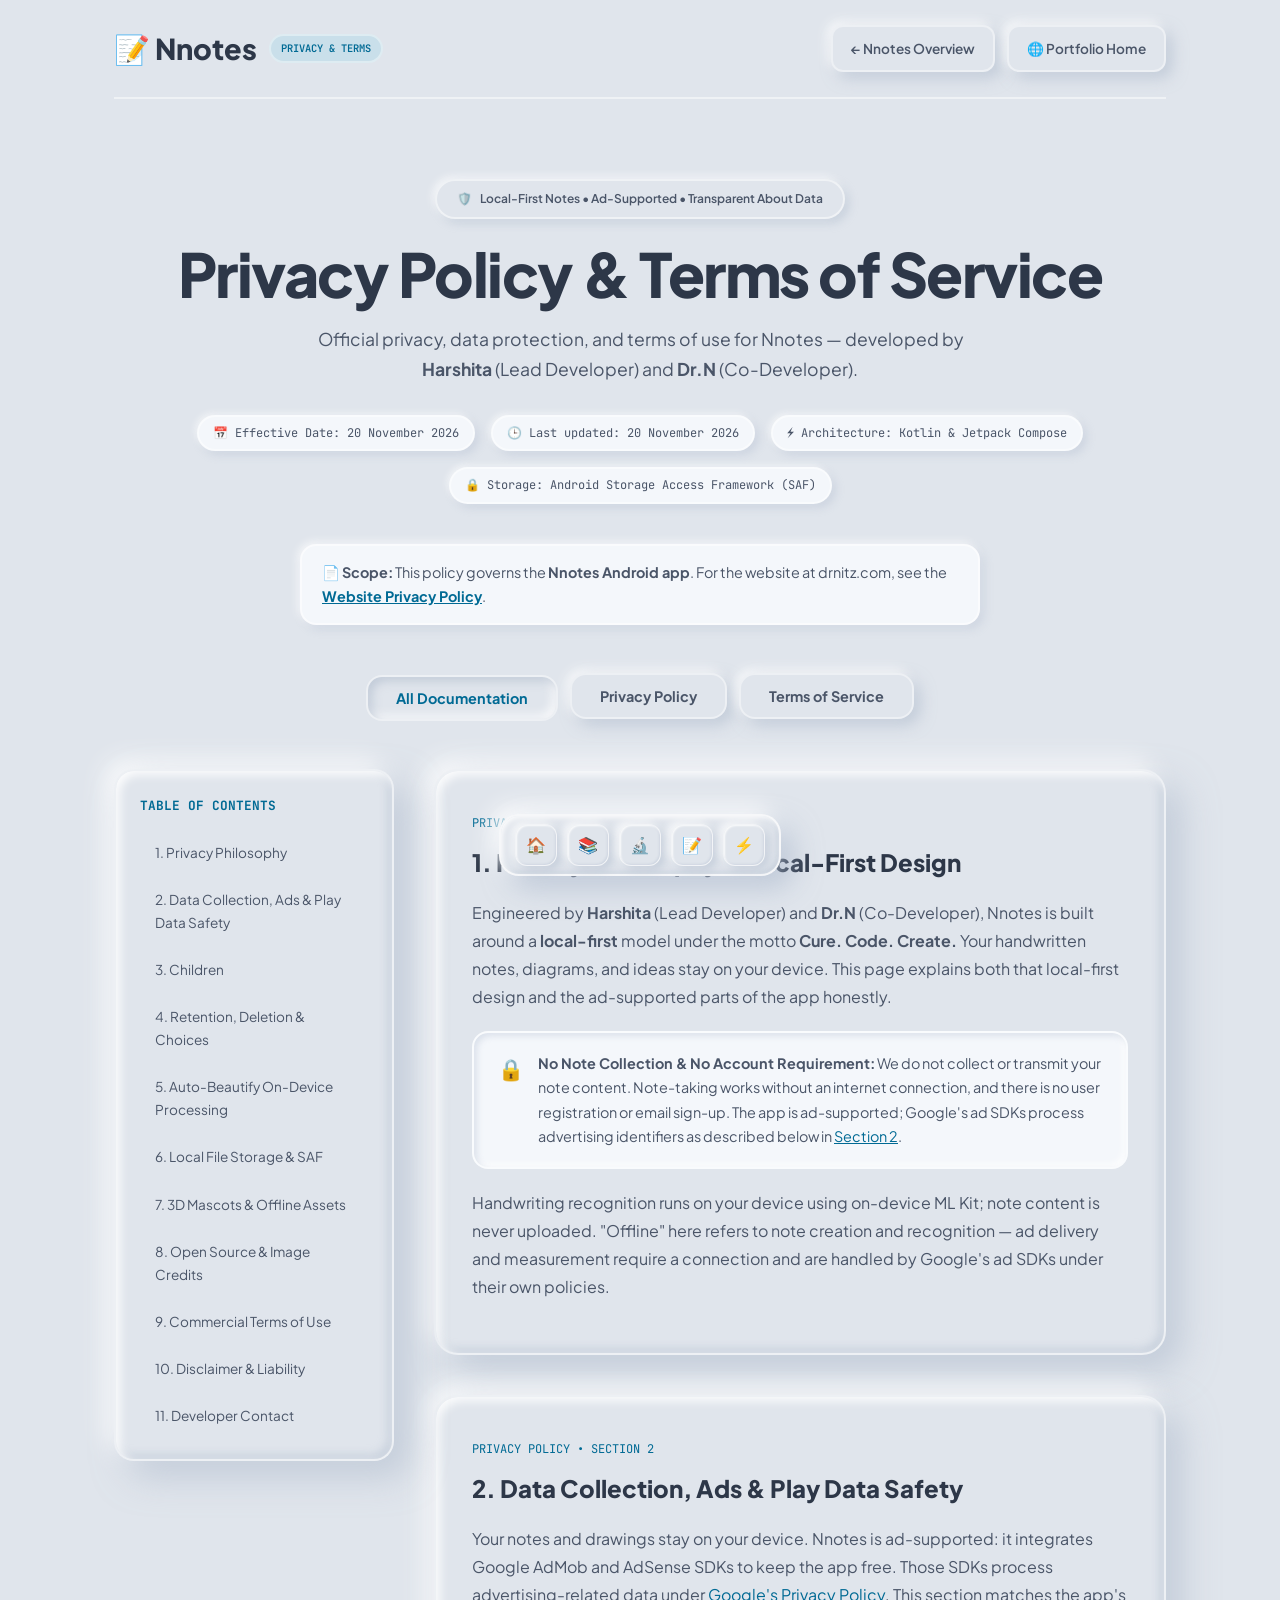
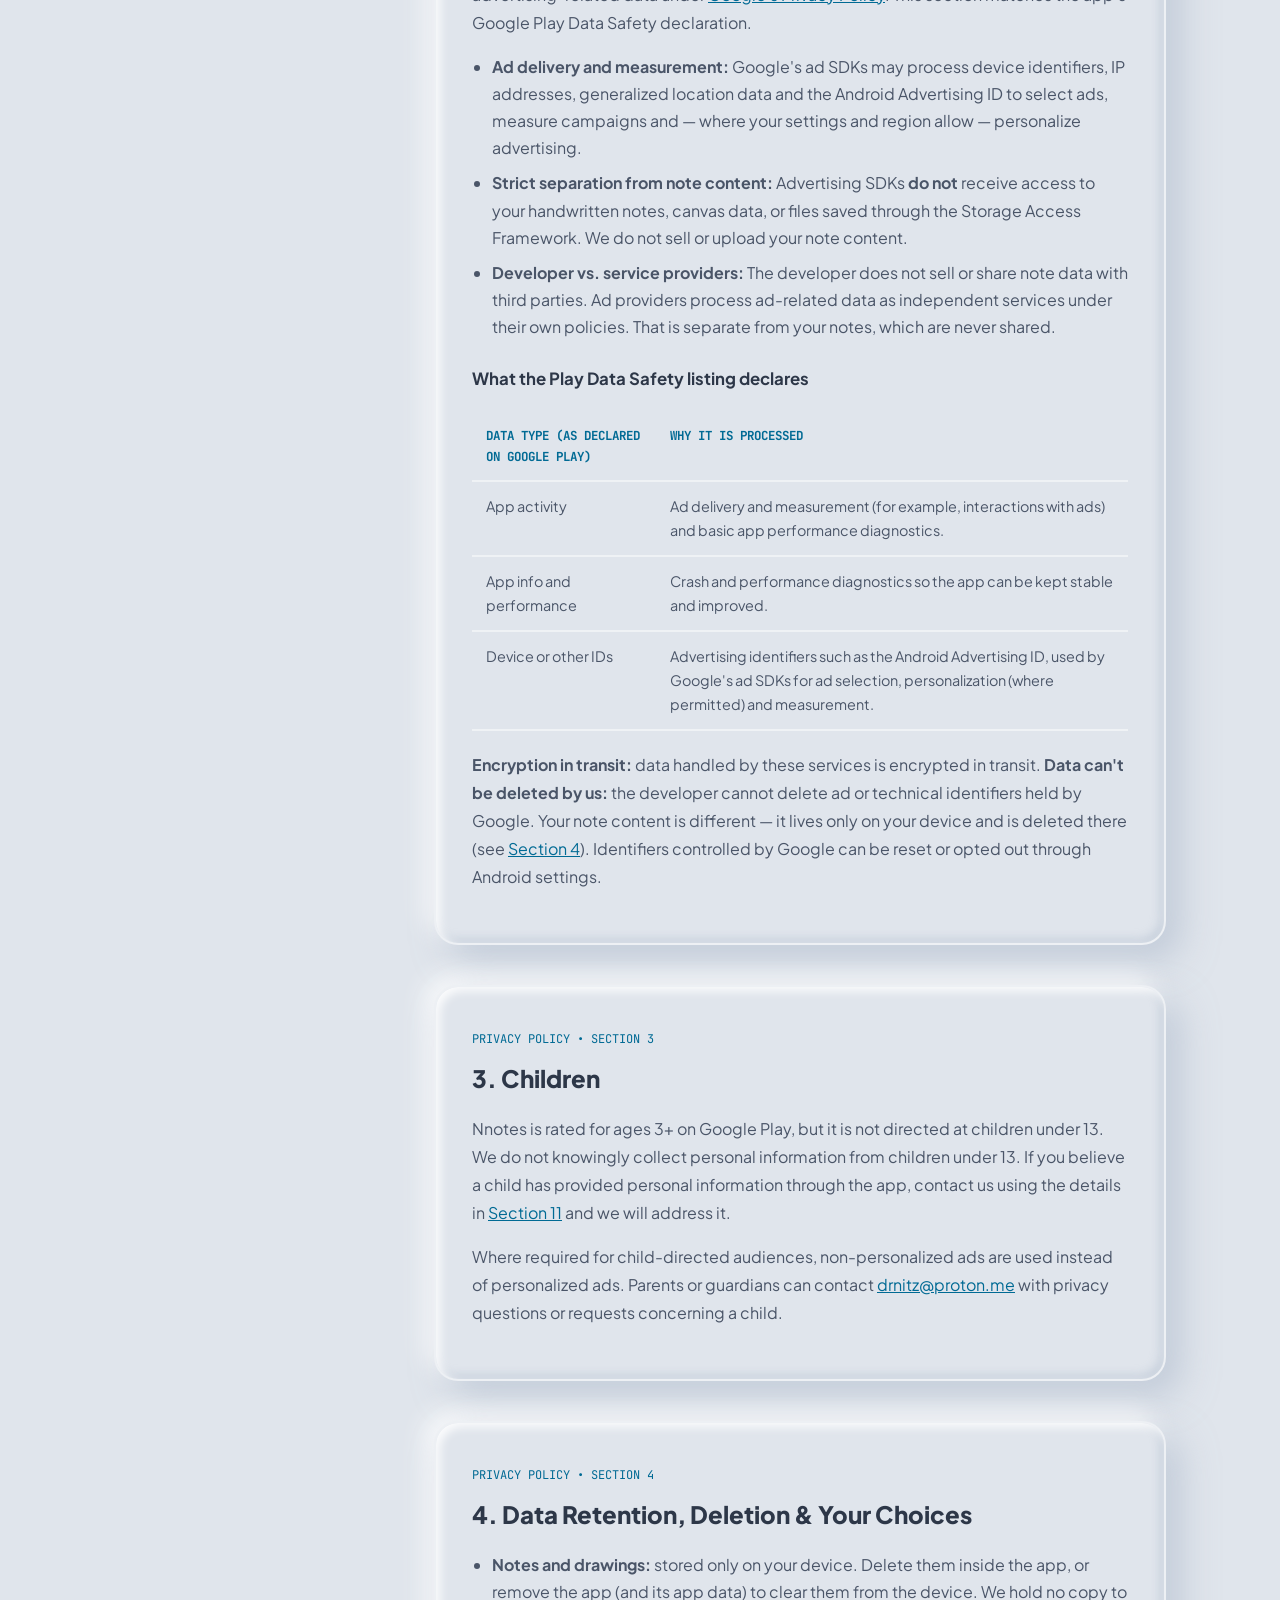
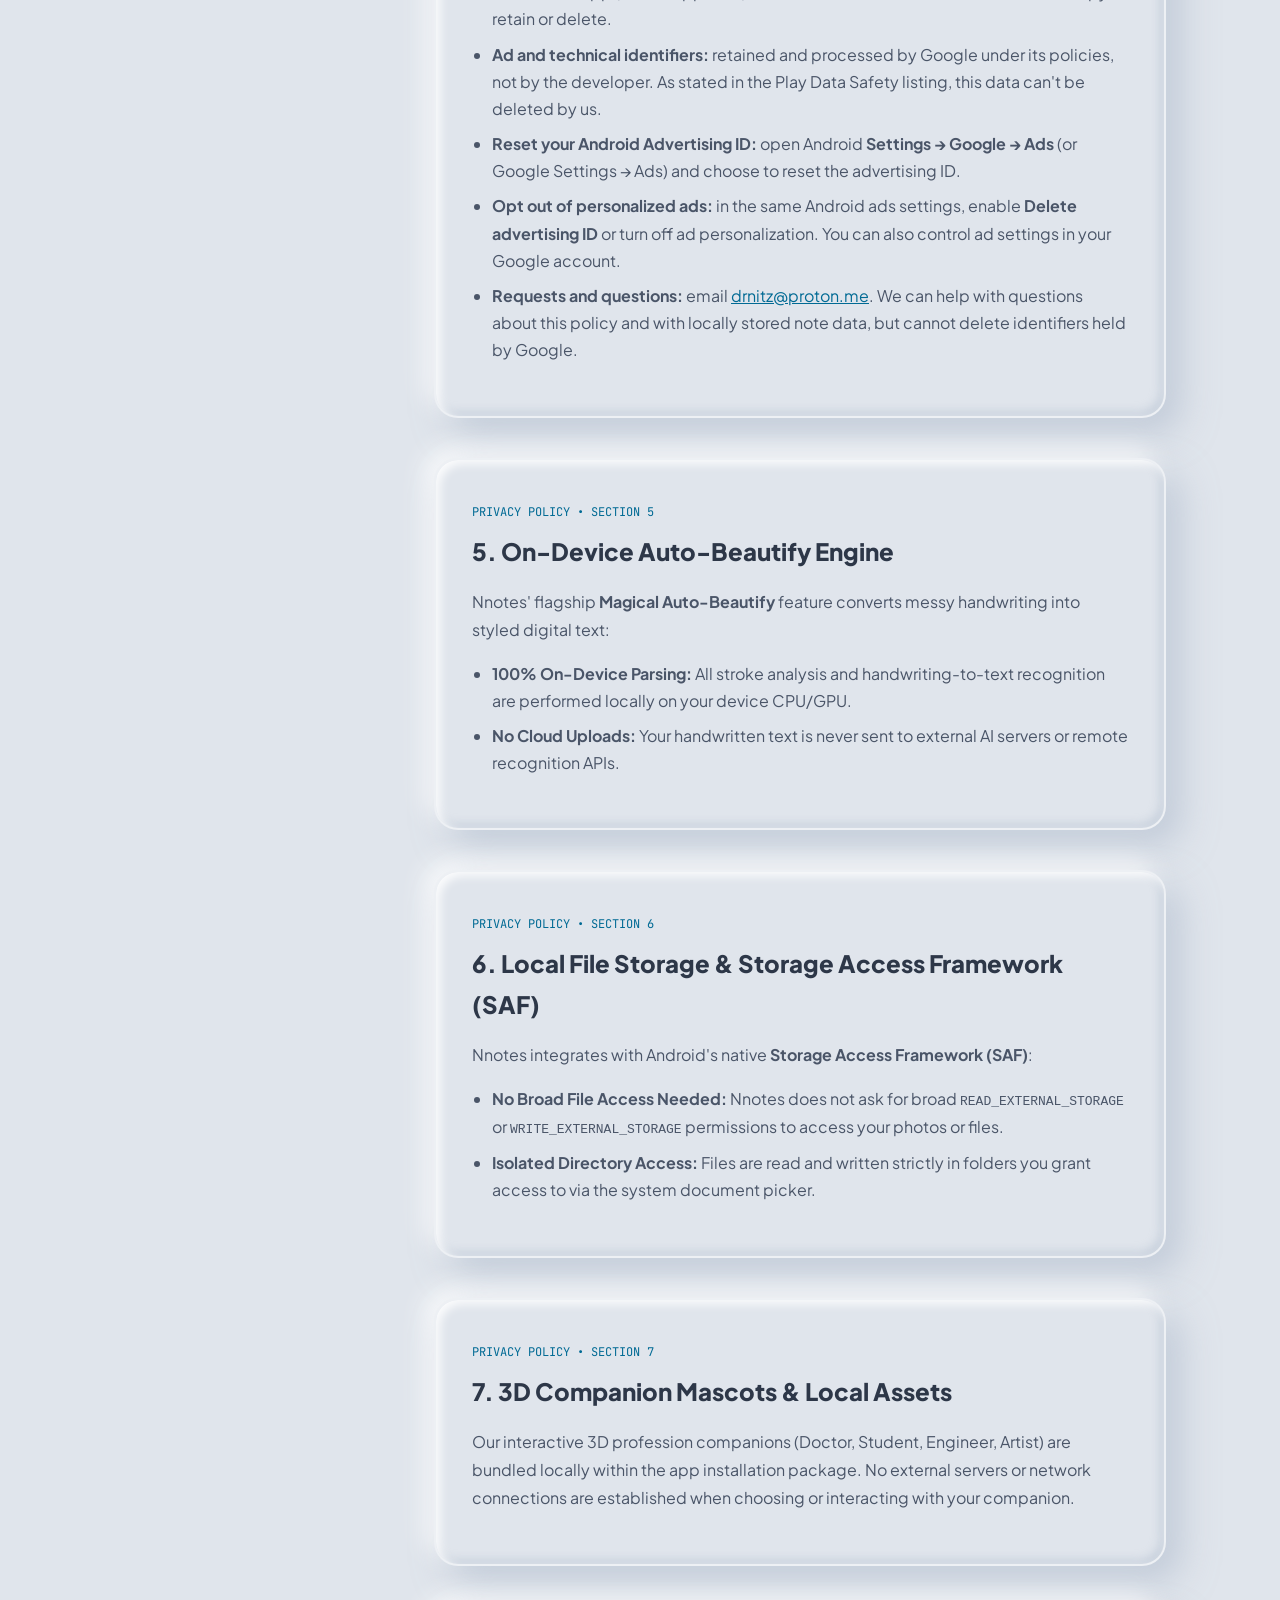
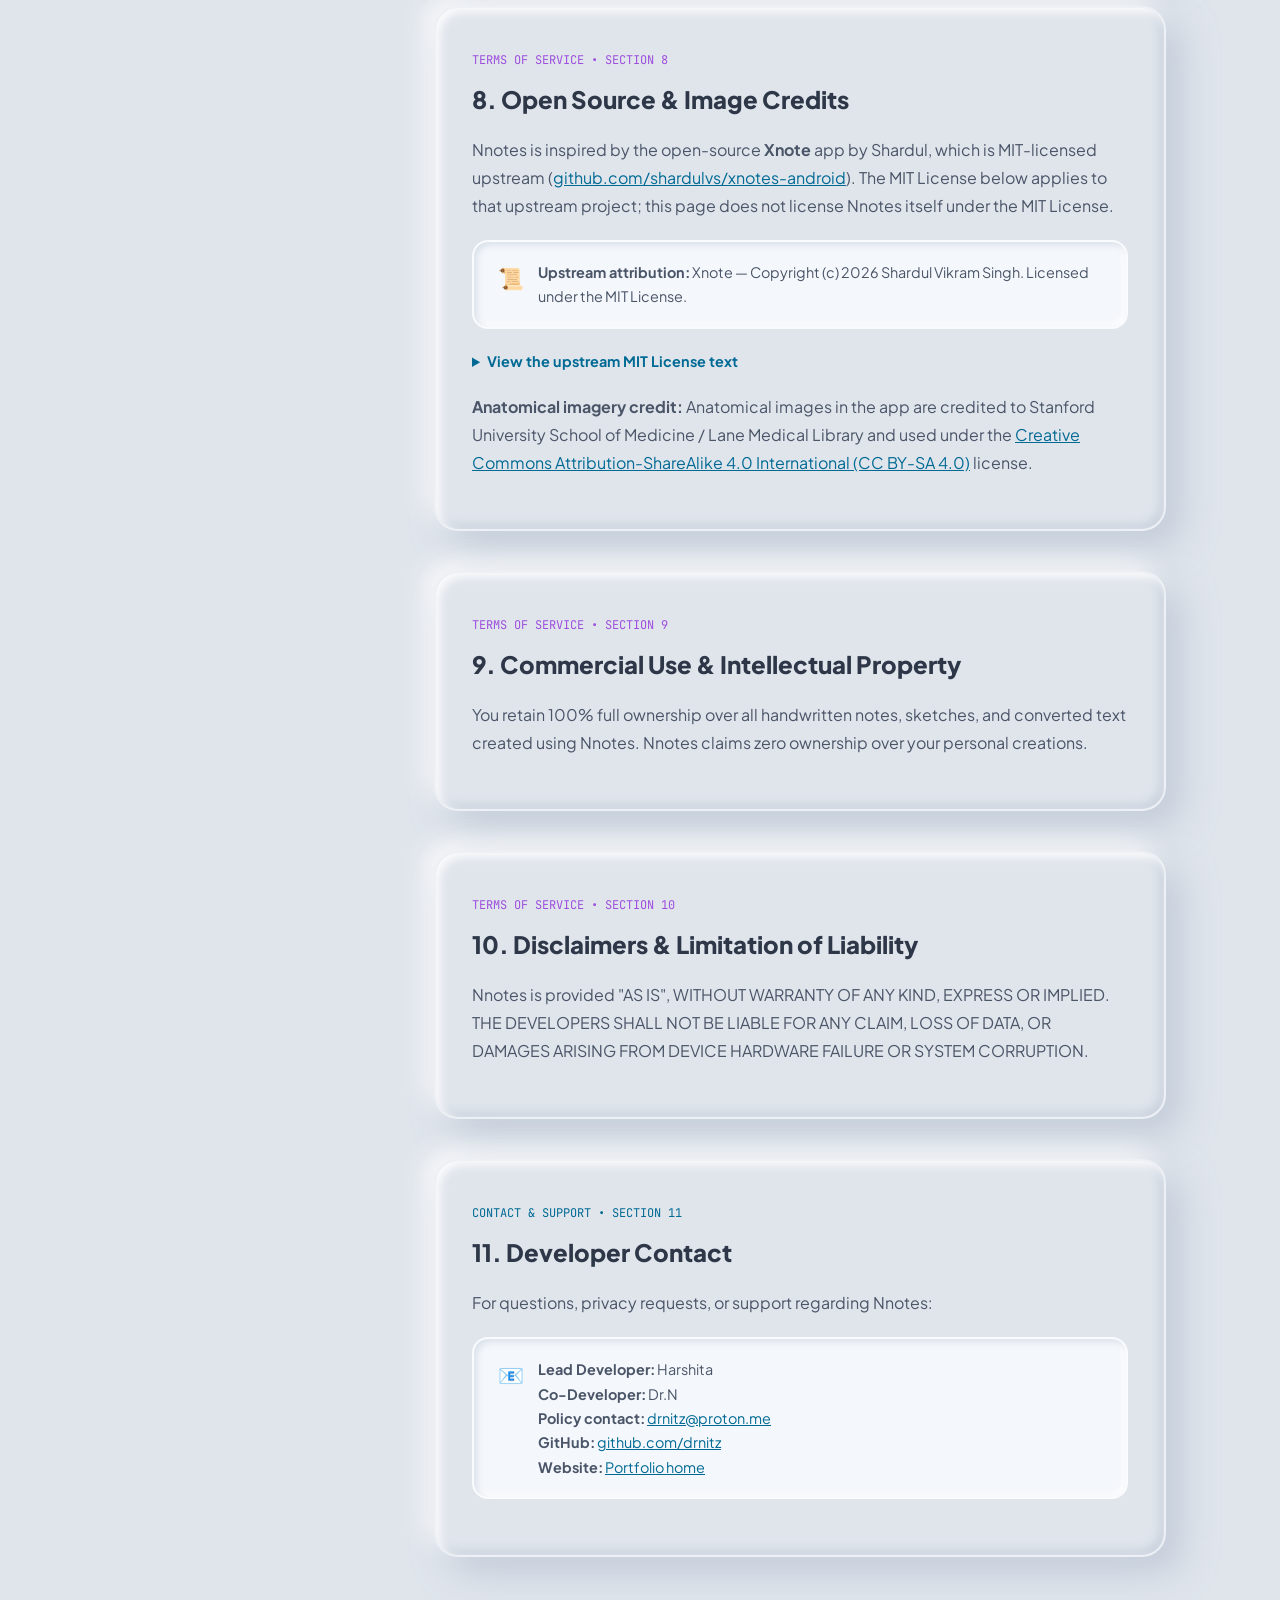
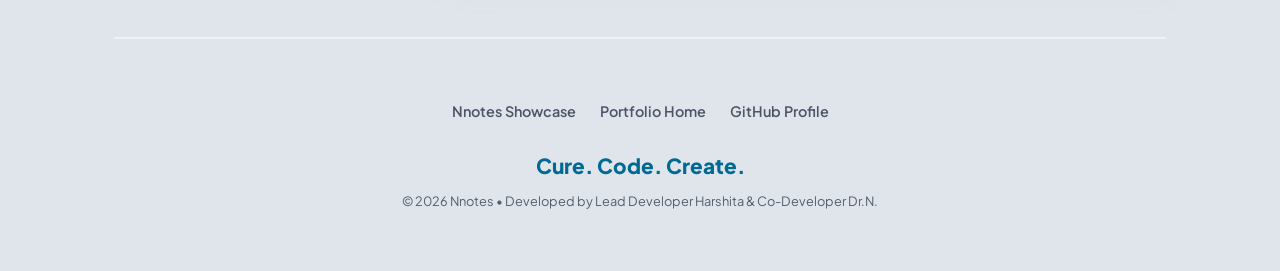
<file: nnotes-privacy.html>
<!DOCTYPE html>
<html lang="en">
<head>
    <meta charset="UTF-8">
    <meta name="viewport" content="width=device-width, initial-scale=1.0">
    <title>Privacy Policy &amp; Terms | Nnotes App</title>
    
    <!-- Meta & Social tags -->
                
    <!-- Fonts -->
    <script src="https://cdnjs.cloudflare.com/ajax/libs/gsap/3.12.2/gsap.min.js" integrity="sha384-d+vyQ0dYcymoP8ndq2hW7FGC50nqGdXUEgoOUGxbbkAJwZqL7h+jKN0GGgn9hFDS" crossorigin="anonymous"></script>
    <link rel="preconnect" href="https://fonts.googleapis.com">
    <link href="https://fonts.googleapis.com/css2?family=JetBrains+Mono:wght@400;500;600;700&family=Plus+Jakarta+Sans:wght@300;400;500;600;700;800&display=swap" rel="stylesheet">

    <link rel="stylesheet" href="assets/base.css">
    <link rel="stylesheet" href="assets/dock.css">

    <style>
        :root {
            --bg-deep: #E0E5EC;
            --clay-base: #E0E5EC;
            --clay-light: #F4F7FB;
            --cyan: #006A94;
            --purple: #9D4EDD;
            --text: #2D3748;
            --text-secondary: #4A5568;
            --text-muted: #52606D;
            --font-body: 'Plus Jakarta Sans', sans-serif;
            --font-mono: 'JetBrains Mono', monospace;
        }

        body {
            font-family: var(--font-body);
            background: var(--bg-deep);
            color: var(--text);
            min-height: 100vh;
            overflow-x: hidden;
            line-height: 1.7;
        }

        .clay-card {
            background: var(--clay-base);
            border-radius: 24px;
            box-shadow: 
                15px 15px 35px rgba(163, 177, 198, 0.5), 
                -10px -10px 25px rgba(255, 255, 255, 0.8), 
                inset 4px 4px 10px rgba(255, 255, 255, 0.9), 
                inset -4px -4px 10px rgba(163, 177, 198, 0.4);
            border: 2px solid rgba(255, 255, 255, 0.4);
        }

        .container { max-width: 1100px; margin: 0 auto; padding: 0 24px; position: relative; z-index: 10; }
        header { display: flex; justify-content: space-between; align-items: center; padding: 24px 0; margin-bottom: 40px; border-bottom: 2px solid rgba(255, 255, 255, 0.5); }
        .logo-wrap { display: flex; align-items: center; gap: 12px; text-decoration: none; }
        .logo { font-size: 1.8rem; font-weight: 800; color: var(--text); }
        .logo-badge { font-size: 0.65rem; padding: 4px 10px; border-radius: 100px; background: rgba(0, 180, 216, 0.1); color: var(--cyan); border: 2px solid rgba(255,255,255,0.4); font-family: var(--font-mono); font-weight: 600; text-transform: uppercase; }
        .nav-links { display: flex; gap: 12px; align-items: center; }

        .nav-btn {
            padding: 10px 18px; border-radius: 12px;
            background: var(--clay-base); color: var(--text-secondary); text-decoration: none; font-weight: 600; font-size: 0.85rem; transition: all 0.3s;
            border: 2px solid rgba(255,255,255,0.4);
            box-shadow: 6px 6px 15px rgba(163,177,198,0.5), -4px -4px 12px rgba(255,255,255,0.8);
        }
        .nav-btn:hover {
            color: var(--cyan); transform: translateY(-2px);
            box-shadow: 8px 8px 20px rgba(163,177,198,0.5), -6px -6px 15px rgba(255,255,255,0.9);
        }

        .hero { text-align: center; padding: 40px 0 20px; }
        .hero-badge {
            display: inline-flex; align-items: center; gap: 8px; padding: 8px 20px; border-radius: 100px; font-size: 0.75rem; font-weight: 600;
            background: var(--clay-base); border: 2px solid rgba(255,255,255,0.5); color: var(--text-secondary); margin-bottom: 20px;
            box-shadow: 4px 4px 10px rgba(163,177,198,0.4), -2px -2px 8px rgba(255,255,255,0.8);
        }
        .hero-title { font-size: clamp(2.2rem, 5vw, 3.8rem); font-weight: 800; line-height: 1.15; margin-bottom: 16px; color: var(--text); letter-spacing: -1.5px; }
        .hero-subtitle { font-size: 1.1rem; color: var(--text-secondary); max-width: 680px; margin: 0 auto 30px; }
        
        .meta-pills { display: flex; justify-content: center; gap: 16px; flex-wrap: wrap; margin-bottom: 40px; }
        .meta-pill { padding: 6px 14px; border-radius: 100px; font-size: 0.75rem; font-family: var(--font-mono); background: var(--clay-light); border: 2px solid rgba(255,255,255,0.5); color: var(--text-secondary); box-shadow: 4px 4px 8px rgba(163,177,198,0.3), -2px -2px 6px rgba(255,255,255,0.6); }

        .tab-switcher { display: flex; justify-content: center; gap: 12px; margin-bottom: 50px; }
        .tab-btn { padding: 12px 28px; border-radius: 16px; font-size: 0.9rem; font-weight: 700; border: 2px solid rgba(255, 255, 255, 0.4); background: var(--clay-base); color: var(--text-secondary); cursor: pointer; transition: all 0.3s; font-family: var(--font-body); box-shadow: 6px 6px 15px rgba(163,177,198,0.5), -4px -4px 12px rgba(255,255,255,0.8); }
        .tab-btn.active { color: var(--cyan); box-shadow: inset 4px 4px 10px rgba(163,177,198,0.5), inset -4px -4px 10px rgba(255,255,255,0.8); transform: translateY(2px); }

        .content-grid { display: grid; grid-template-columns: 280px 1fr; gap: 40px; margin-bottom: 80px; }
        .toc-sidebar { position: sticky; top: 40px; height: fit-content; padding: 24px; border-radius: 20px; }
        .toc-title { font-size: 0.8rem; font-family: var(--font-mono); color: var(--cyan); text-transform: uppercase; margin-bottom: 16px; font-weight: 700; }
        .toc-list { list-style: none; display: flex; flex-direction: column; gap: 8px; }
        .toc-link { display: block; padding: 8px 12px; border-radius: 10px; color: var(--text-secondary); text-decoration: none; font-size: 0.85rem; transition: all 0.2s; border-left: 3px solid transparent; }
        .toc-link:hover, .toc-link.active { color: var(--cyan); background: rgba(255,255,255,0.5); border-left-color: var(--cyan); box-shadow: inset 2px 2px 5px rgba(163,177,198,0.2); }

        .legal-content { display: flex; flex-direction: column; gap: 40px; }
        .legal-card { padding: 36px; }
        .legal-card h2 { font-size: 1.5rem; font-weight: 800; margin-bottom: 16px; color: var(--text); }
        .legal-card p { color: var(--text-secondary); margin-bottom: 16px; line-height: 1.75; }
        .legal-card ul { margin-left: 20px; margin-bottom: 16px; color: var(--text-secondary); }
        .legal-card li { margin-bottom: 8px; }

        .highlight-box { padding: 18px 24px; border-radius: 16px; background: var(--clay-light); border: 2px solid rgba(255,255,255,0.5); margin: 20px 0; display: flex; gap: 14px; align-items: flex-start; box-shadow: inset 3px 3px 6px rgba(163,177,198,0.3), inset -3px -3px 6px rgba(255,255,255,0.8); }

        .scope-note {
            margin: 0 auto 28px; max-width: 680px; padding: 14px 20px; border-radius: 16px; text-align: left;
            background: var(--clay-light); border: 2px solid rgba(255,255,255,0.6); color: var(--text-secondary); font-size: 0.9rem;
            box-shadow: 4px 4px 10px rgba(163,177,198,0.3), -2px -2px 8px rgba(255,255,255,0.8);
        }
        .scope-note a { color: var(--cyan); font-weight: 700; }

        .data-table { width: 100%; border-collapse: collapse; margin: 20px 0; font-size: 0.9rem; }
        .data-table th, .data-table td { text-align: left; padding: 12px 14px; border-bottom: 2px solid rgba(255,255,255,0.5); vertical-align: top; }
        .data-table th { font-family: var(--font-mono); color: var(--cyan); font-size: 0.78rem; text-transform: uppercase; }
        .data-table td { color: var(--text-secondary); }

        .license-details { margin-top: 16px; }
        .license-details summary { cursor: pointer; color: var(--cyan); font-weight: 700; font-size: 0.9rem; }
        .license-details pre {
            margin-top: 14px; padding: 18px; border-radius: 14px; overflow-x: auto;
            background: var(--clay-light); border: 2px solid rgba(255,255,255,0.5);
            font-family: var(--font-mono); font-size: 0.78rem; line-height: 1.6; color: var(--text-secondary);
            box-shadow: inset 3px 3px 6px rgba(163,177,198,0.3), inset -3px -3px 6px rgba(255,255,255,0.8);
        }

        footer { padding: 60px 0; border-top: 2px solid rgba(255, 255, 255, 0.5); text-align: center; }
        .footer-nav { display: flex; justify-content: center; gap: 24px; margin-bottom: 24px; flex-wrap: wrap; }
        .footer-link { color: var(--text-secondary); text-decoration: none; font-size: 0.9rem; font-weight: 600; }
        .footer-link:hover { color: var(--cyan); }
        .footer-copy { color: var(--text-muted); font-size: 0.8rem; }

        @media (max-width: 900px) { .content-grid { grid-template-columns: 1fr; } .toc-sidebar { display: none; } header { flex-direction: column; gap: 16px; } }

    </style>
    <!-- Cloudflare Web Analytics --><script type='module' src='https://static.cloudflareinsights.com/beacon.min.js' data-cf-beacon='{"token": "1447bf27ee144931ae324db6be9a9942"}'></script><!-- End Cloudflare Web Analytics -->
    <!-- Open Graph / Social Sharing -->
    <meta property="og:type" content="website">
    <meta property="og:url" content="https://drnitz.com/nnotes-privacy.html">
    <meta property="og:title" content="Privacy Policy &amp; Terms | Nnotes App">
    <meta property="og:description" content="Local-first notes with transparent, ad-supported data practices. See how Nnotes handles note content on device and what Google's ad SDKs process.">
    <meta property="og:image" content="https://drnitz.com/social_preview.jpg">
    
    <!-- Twitter -->
    <meta name="twitter:card" content="summary_large_image">
    <meta name="twitter:url" content="https://drnitz.com/nnotes-privacy.html">
    <meta name="twitter:title" content="Privacy Policy &amp; Terms | Nnotes App">
    <meta name="twitter:description" content="Local-first notes with transparent, ad-supported data practices. See how Nnotes handles note content on device and what Google's ad SDKs process.">
    <meta name="twitter:image" content="https://drnitz.com/social_preview.jpg">

    <!-- SEO Meta Tags -->
    <meta name="description" content="Official Privacy Policy and Terms for the Nnotes Android app: local-first note storage, on-device handwriting recognition, and transparent ad-supported data practices.">
    <meta name="keywords" content="nnotes privacy policy, nnotes terms of service">
    <link rel="canonical" href="https://drnitz.com/nnotes-privacy.html">
</head>
<body>
    <!-- Bottom Dock -->
    <nav class="side-dock" aria-label="Site navigation dock">
        <a href="index.html" title="Home" aria-label="Home">🏠</a>
        <a href="anraksha/" title="Anraksha" aria-label="Anraksha">📚</a>
        <a href="index.html#sandbox" title="The Sandbox" aria-label="The Sandbox">🔬</a>
        <a href="nnotes.html" title="Nnotes App" aria-label="Nnotes App">📝</a>
        <a href="https://p2pcompanion.com" target="_blank" rel="noopener noreferrer" title="P2P Terminal" aria-label="P2P Terminal">⚡</a>
    </nav>
    <div class="container">
        <header>
            <a href="nnotes.html" class="logo-wrap">
                <span class="logo">📝 Nnotes</span>
                <span class="logo-badge">Privacy & Terms</span>
            </a>
            <nav class="nav-links" aria-label="Page navigation">
                <a href="nnotes.html" class="nav-btn">← Nnotes Overview</a>
                <a href="index.html" class="nav-btn">🌐 Portfolio Home</a>
            </nav>
        </header>

        <section class="hero">
            <div class="hero-badge">
                <span>🛡️</span> Local-First Notes • Ad-Supported • Transparent About Data
            </div>
            <h1 class="hero-title">Privacy Policy & Terms of Service</h1>
            <p class="hero-subtitle">
                Official privacy, data protection, and terms of use for Nnotes — developed by <strong>Harshita</strong> (Lead Developer) and <strong>Dr.N</strong> (Co-Developer).
            </p>
            <div class="meta-pills">
                <span class="meta-pill">📅 Effective Date: 20 November 2026</span>
                <span class="meta-pill">🕒 Last updated: 20 November 2026</span>
                <span class="meta-pill">⚡ Architecture: Kotlin & Jetpack Compose</span>
                <span class="meta-pill">🔒 Storage: Android Storage Access Framework (SAF)</span>
            </div>
            <div class="scope-note">
                <span>📄</span>
                <span><strong>Scope:</strong> This policy governs the <strong>Nnotes Android app</strong>. For the website at drnitz.com, see the <a href="privacy.html">Website Privacy Policy</a>.</span>
            </div>
        </section>

        <div class="tab-switcher" role="tablist">
            <button type="button" class="tab-btn active" role="tab" aria-selected="true" onclick="switchTab('all', this)">All Documentation</button>
            <button type="button" class="tab-btn" role="tab" aria-selected="false" onclick="switchTab('privacy', this)">Privacy Policy</button>
            <button type="button" class="tab-btn" role="tab" aria-selected="false" onclick="switchTab('terms', this)">Terms of Service</button>
        </div>

        <div class="content-grid">
            <aside class="toc-sidebar clay-card">
                <div class="toc-title">Table of Contents</div>
                <ul class="toc-list">
                    <li><a href="#privacy-overview" class="toc-link">1. Privacy Philosophy</a></li>
                    <li><a href="#data-collection" class="toc-link">2. Data Collection, Ads & Play Data Safety</a></li>
                    <li><a href="#children" class="toc-link">3. Children</a></li>
                    <li><a href="#data-retention" class="toc-link">4. Retention, Deletion & Choices</a></li>
                    <li><a href="#autobeautify-privacy" class="toc-link">5. Auto-Beautify On-Device Processing</a></li>
                    <li><a href="#storage-saf" class="toc-link">6. Local File Storage & SAF</a></li>
                    <li><a href="#mascot-assets" class="toc-link">7. 3D Mascots & Offline Assets</a></li>
                    <li><a href="#mit-license" class="toc-link">8. Open Source & Image Credits</a></li>
                    <li><a href="#terms-use" class="toc-link">9. Commercial Terms of Use</a></li>
                    <li><a href="#disclaimer" class="toc-link">10. Disclaimer & Liability</a></li>
                    <li><a href="#contact" class="toc-link">11. Developer Contact</a></li>
                </ul>
            </aside>

            <main class="legal-content">
                <!-- Section 1 -->
                <article id="privacy-overview" class="legal-card clay-card privacy-doc">
                    <span style="color:var(--cyan); font-family:var(--font-mono); font-size:0.75rem; text-transform:uppercase;">Privacy Policy • Section 1</span>
                    <h2 style="margin-top:8px;">1. Privacy Philosophy & Local-First Design</h2>
                    <p>
                        Engineered by <strong>Harshita</strong> (Lead Developer) and <strong>Dr.N</strong> (Co-Developer), Nnotes is built around a <strong>local-first</strong> model under the motto <strong>Cure. Code. Create.</strong> Your handwritten notes, diagrams, and ideas stay on your device. This page explains both that local-first design and the ad-supported parts of the app honestly.
                    </p>
                    <div class="highlight-box">
                        <span style="font-size:1.3rem;">🔒</span>
                        <div style="font-size:0.9rem; color:var(--text-secondary);">
                            <strong>No Note Collection & No Account Requirement:</strong> We do not collect or transmit your note content. Note-taking works without an internet connection, and there is no user registration or email sign-up. The app is ad-supported; Google's ad SDKs process advertising identifiers as described below in <a href="#data-collection" style="color:var(--cyan);">Section 2</a>.
                        </div>
                    </div>
                    <p>
                        Handwriting recognition runs on your device using on-device ML Kit; note content is never uploaded. "Offline" here refers to note creation and recognition — ad delivery and measurement require a connection and are handled by Google's ad SDKs under their own policies.
                    </p>
                </article>

                <!-- Section 2 -->
                <article id="data-collection" class="legal-card clay-card privacy-doc">
                    <span style="color:var(--cyan); font-family:var(--font-mono); font-size:0.75rem; text-transform:uppercase;">Privacy Policy • Section 2</span>
                    <h2 style="margin-top:8px;">2. Data Collection, Ads & Play Data Safety</h2>
                    <p>
                        Your notes and drawings stay on your device. Nnotes is ad-supported: it integrates Google AdMob and AdSense SDKs to keep the app free. Those SDKs process advertising-related data under <a href="https://policies.google.com/privacy" target="_blank" rel="noopener noreferrer" style="color:var(--cyan);">Google's Privacy Policy</a>. This section matches the app's Google Play Data Safety declaration.
                    </p>
                    <ul>
                        <li><strong>Ad delivery and measurement:</strong> Google's ad SDKs may process device identifiers, IP addresses, generalized location data and the Android Advertising ID to select ads, measure campaigns and — where your settings and region allow — personalize advertising.</li>
                        <li><strong>Strict separation from note content:</strong> Advertising SDKs <strong>do not</strong> receive access to your handwritten notes, canvas data, or files saved through the Storage Access Framework. We do not sell or upload your note content.</li>
                        <li><strong>Developer vs. service providers:</strong> The developer does not sell or share note data with third parties. Ad providers process ad-related data as independent services under their own policies. That is separate from your notes, which are never shared.</li>
                    </ul>

                    <h3 style="font-size:1.05rem; font-weight:700; color:var(--text); margin:24px 0 8px;">What the Play Data Safety listing declares</h3>
                    <table class="data-table">
                        <thead>
                            <tr><th>Data type (as declared on Google Play)</th><th>Why it is processed</th></tr>
                        </thead>
                        <tbody>
                            <tr><td>App activity</td><td>Ad delivery and measurement (for example, interactions with ads) and basic app performance diagnostics.</td></tr>
                            <tr><td>App info and performance</td><td>Crash and performance diagnostics so the app can be kept stable and improved.</td></tr>
                            <tr><td>Device or other IDs</td><td>Advertising identifiers such as the Android Advertising ID, used by Google's ad SDKs for ad selection, personalization (where permitted) and measurement.</td></tr>
                        </tbody>
                    </table>
                    <p>
                        <strong>Encryption in transit:</strong> data handled by these services is encrypted in transit. <strong>Data can't be deleted by us:</strong> the developer cannot delete ad or technical identifiers held by Google. Your note content is different — it lives only on your device and is deleted there (see <a href="#data-retention" style="color:var(--cyan);">Section 4</a>). Identifiers controlled by Google can be reset or opted out through Android settings.
                    </p>
                </article>

                <!-- Section 3 -->
                <article id="children" class="legal-card clay-card privacy-doc">
                    <span style="color:var(--cyan); font-family:var(--font-mono); font-size:0.75rem; text-transform:uppercase;">Privacy Policy • Section 3</span>
                    <h2 style="margin-top:8px;">3. Children</h2>
                    <p>
                        Nnotes is rated for ages 3+ on Google Play, but it is not directed at children under 13. We do not knowingly collect personal information from children under 13. If you believe a child has provided personal information through the app, contact us using the details in <a href="#contact" style="color:var(--cyan);">Section 11</a> and we will address it.
                    </p>
                    <p>
                        Where required for child-directed audiences, non-personalized ads are used instead of personalized ads. Parents or guardians can contact <a href="mailto:drnitz@proton.me" style="color:var(--cyan);">drnitz@proton.me</a> with privacy questions or requests concerning a child.
                    </p>
                </article>

                <!-- Section 4 -->
                <article id="data-retention" class="legal-card clay-card privacy-doc">
                    <span style="color:var(--cyan); font-family:var(--font-mono); font-size:0.75rem; text-transform:uppercase;">Privacy Policy • Section 4</span>
                    <h2 style="margin-top:8px;">4. Data Retention, Deletion & Your Choices</h2>
                    <ul>
                        <li><strong>Notes and drawings:</strong> stored only on your device. Delete them inside the app, or remove the app (and its app data) to clear them from the device. We hold no copy to retain or delete.</li>
                        <li><strong>Ad and technical identifiers:</strong> retained and processed by Google under its policies, not by the developer. As stated in the Play Data Safety listing, this data can't be deleted by us.</li>
                        <li><strong>Reset your Android Advertising ID:</strong> open Android <strong>Settings → Google → Ads</strong> (or Google Settings → Ads) and choose to reset the advertising ID.</li>
                        <li><strong>Opt out of personalized ads:</strong> in the same Android ads settings, enable <strong>Delete advertising ID</strong> or turn off ad personalization. You can also control ad settings in your Google account.</li>
                        <li><strong>Requests and questions:</strong> email <a href="mailto:drnitz@proton.me" style="color:var(--cyan);">drnitz@proton.me</a>. We can help with questions about this policy and with locally stored note data, but cannot delete identifiers held by Google.</li>
                    </ul>
                </article>

                <!-- Section 5 -->
                <article id="autobeautify-privacy" class="legal-card clay-card privacy-doc">
                    <span style="color:var(--cyan); font-family:var(--font-mono); font-size:0.75rem; text-transform:uppercase;">Privacy Policy • Section 5</span>
                    <h2 style="margin-top:8px;">5. On-Device Auto-Beautify Engine</h2>
                    <p>
                        Nnotes' flagship <strong>Magical Auto-Beautify</strong> feature converts messy handwriting into styled digital text:
                    </p>
                    <ul>
                        <li><strong>100% On-Device Parsing:</strong> All stroke analysis and handwriting-to-text recognition are performed locally on your device CPU/GPU.</li>
                        <li><strong>No Cloud Uploads:</strong> Your handwritten text is never sent to external AI servers or remote recognition APIs.</li>
                    </ul>
                </article>

                <!-- Section 6 -->
                <article id="storage-saf" class="legal-card clay-card privacy-doc">
                    <span style="color:var(--cyan); font-family:var(--font-mono); font-size:0.75rem; text-transform:uppercase;">Privacy Policy • Section 6</span>
                    <h2 style="margin-top:8px;">6. Local File Storage & Storage Access Framework (SAF)</h2>
                    <p>
                        Nnotes integrates with Android's native <strong>Storage Access Framework (SAF)</strong>:
                    </p>
                    <ul>
                        <li><strong>No Broad File Access Needed:</strong> Nnotes does not ask for broad <code>READ_EXTERNAL_STORAGE</code> or <code>WRITE_EXTERNAL_STORAGE</code> permissions to access your photos or files.</li>
                        <li><strong>Isolated Directory Access:</strong> Files are read and written strictly in folders you grant access to via the system document picker.</li>
                    </ul>
                </article>

                <!-- Section 7 -->
                <article id="mascot-assets" class="legal-card clay-card privacy-doc">
                    <span style="color:var(--cyan); font-family:var(--font-mono); font-size:0.75rem; text-transform:uppercase;">Privacy Policy • Section 7</span>
                    <h2 style="margin-top:8px;">7. 3D Companion Mascots & Local Assets</h2>
                    <p>
                        Our interactive 3D profession companions (Doctor, Student, Engineer, Artist) are bundled locally within the app installation package. No external servers or network connections are established when choosing or interacting with your companion.
                    </p>
                </article>

                <!-- Section 8 -->
                <article id="mit-license" class="legal-card clay-card terms-doc">
                    <span style="color:var(--purple); font-family:var(--font-mono); font-size:0.75rem; text-transform:uppercase;">Terms of Service • Section 8</span>
                    <h2 style="margin-top:8px;">8. Open Source & Image Credits</h2>
                    <p>
                        Nnotes is inspired by the open-source <strong>Xnote</strong> app by Shardul, which is MIT-licensed upstream (<a href="https://github.com/shardulvs/xnotes-android" target="_blank" rel="noopener noreferrer" style="color:var(--cyan);">github.com/shardulvs/xnotes-android</a>). The MIT License below applies to that upstream project; this page does not license Nnotes itself under the MIT License.
                    </p>
                    <div class="highlight-box">
                        <span style="font-size:1.3rem;">📜</span>
                        <div style="font-size:0.9rem; color:var(--text-secondary);">
                            <strong>Upstream attribution:</strong> Xnote — Copyright (c) 2026 Shardul Vikram Singh. Licensed under the MIT License.
                        </div>
                    </div>
                    <details class="license-details">
                        <summary>View the upstream MIT License text</summary>
                        <pre>MIT License

Copyright (c) 2026 Shardul Vikram Singh

Permission is hereby granted, free of charge, to any person obtaining a copy
of this software and associated documentation files (the "Software"), to deal
in the Software without restriction, including without limitation the rights
to use, copy, modify, merge, publish, distribute, sublicense, and/or sell
copies of the Software, and to permit persons to whom the Software is
furnished to do so, subject to the following conditions:

The above copyright notice and this permission notice shall be included in all
copies or substantial portions of the Software.

THE SOFTWARE IS PROVIDED "AS IS", WITHOUT WARRANTY OF ANY KIND, EXPRESS OR
IMPLIED, INCLUDING BUT NOT LIMITED TO THE WARRANTIES OF MERCHANTABILITY,
FITNESS FOR A PARTICULAR PURPOSE AND NONINFRINGEMENT. IN NO EVENT SHALL THE
AUTHORS OR COPYRIGHT HOLDERS BE LIABLE FOR ANY CLAIM, DAMAGES OR OTHER
LIABILITY, WHETHER IN AN ACTION OF CONTRACT, TORT OR OTHERWISE, ARISING FROM,
OUT OF OR IN CONNECTION WITH THE SOFTWARE OR THE USE OR OTHER DEALINGS IN THE
SOFTWARE.</pre>
                    </details>
                    <p style="margin-top:20px;">
                        <strong>Anatomical imagery credit:</strong> Anatomical images in the app are credited to Stanford University School of Medicine / Lane Medical Library and used under the <a href="https://creativecommons.org/licenses/by-sa/4.0/" target="_blank" rel="noopener noreferrer" style="color:var(--cyan);">Creative Commons Attribution-ShareAlike 4.0 International (CC BY-SA 4.0)</a> license.
                    </p>
                </article>

                <!-- Section 9 -->
                <article id="terms-use" class="legal-card clay-card terms-doc">
                    <span style="color:var(--purple); font-family:var(--font-mono); font-size:0.75rem; text-transform:uppercase;">Terms of Service • Section 9</span>
                    <h2 style="margin-top:8px;">9. Commercial Use & Intellectual Property</h2>
                    <p>
                        You retain 100% full ownership over all handwritten notes, sketches, and converted text created using Nnotes. Nnotes claims zero ownership over your personal creations.
                    </p>
                </article>

                <!-- Section 10 -->
                <article id="disclaimer" class="legal-card clay-card terms-doc">
                    <span style="color:var(--purple); font-family:var(--font-mono); font-size:0.75rem; text-transform:uppercase;">Terms of Service • Section 10</span>
                    <h2 style="margin-top:8px;">10. Disclaimers & Limitation of Liability</h2>
                    <p>
                        Nnotes is provided "AS IS", WITHOUT WARRANTY OF ANY KIND, EXPRESS OR IMPLIED. THE DEVELOPERS SHALL NOT BE LIABLE FOR ANY CLAIM, LOSS OF DATA, OR DAMAGES ARISING FROM DEVICE HARDWARE FAILURE OR SYSTEM CORRUPTION.
                    </p>
                </article>

                <!-- Section 11 -->
                <article id="contact" class="legal-card clay-card privacy-doc terms-doc">
                    <span style="color:var(--cyan); font-family:var(--font-mono); font-size:0.75rem; text-transform:uppercase;">Contact & Support • Section 11</span>
                    <h2 style="margin-top:8px;">11. Developer Contact</h2>
                    <p>For questions, privacy requests, or support regarding Nnotes:</p>
                    <div class="highlight-box">
                        <span style="font-size:1.3rem;">📧</span>
                        <div style="font-size:0.9rem; color:var(--text-secondary);">
                            <strong>Lead Developer:</strong> Harshita<br>
                            <strong>Co-Developer:</strong> Dr.N<br>
                            <strong>Policy contact:</strong> <a href="mailto:drnitz@proton.me" style="color:var(--cyan);">drnitz@proton.me</a><br>
                            <strong>GitHub:</strong> <a href="https://github.com/drnitz" target="_blank" rel="noopener noreferrer" style="color:var(--cyan);">github.com/drnitz</a><br>
                            <strong>Website:</strong> <a href="https://drnitz.com/" style="color:var(--cyan);">Portfolio home</a>
                        </div>
                    </div>
                </article>
            </main>
        </div>

        <footer>
            <div class="footer-nav">
                <a href="nnotes.html" class="footer-link">Nnotes Showcase</a>
                <a href="index.html" class="footer-link">Portfolio Home</a>
                <a href="https://github.com/drnitz" target="_blank" rel="noopener noreferrer" class="footer-link">GitHub Profile</a>
            </div>
            <div style="font-size: 1.3rem; font-weight: 800; color: var(--cyan); margin-bottom: 8px;">Cure. Code. Create.</div>
            <div class="footer-copy">
                © 2026 Nnotes • Developed by Lead Developer Harshita & Co-Developer Dr.N.
            </div>
        </footer>
    </div>

    <script>
        function switchTab(tab, btn) {
            const buttons = document.querySelectorAll('.tab-btn');
            buttons.forEach(b => {
                b.classList.remove('active');
                b.setAttribute('aria-selected', 'false');
            });

            const privacyDocs = document.querySelectorAll('.privacy-doc');
            const termsDocs = document.querySelectorAll('.terms-doc');

            if (tab === 'all') {
                privacyDocs.forEach(el => el.style.display = 'block');
                termsDocs.forEach(el => el.style.display = 'block');
            } else if (tab === 'privacy') {
                privacyDocs.forEach(el => el.style.display = 'block');
                termsDocs.forEach(el => {
                    if (!el.classList.contains('privacy-doc')) el.style.display = 'none';
                });
            } else if (tab === 'terms') {
                termsDocs.forEach(el => el.style.display = 'block');
                privacyDocs.forEach(el => {
                    if (!el.classList.contains('terms-doc')) el.style.display = 'none';
                });
            }

            if (btn) {
                btn.classList.add('active');
                btn.setAttribute('aria-selected', 'true');
            }
        }

        let lastScrollY = window.scrollY;
        window.addEventListener('scroll', () => {
            if (window.gsap) {
                const dock = document.querySelector('.side-dock');
                if (window.scrollY > lastScrollY && window.scrollY > 100) {
                    gsap.to(".side-dock", {
                        y: 150, duration: 0.4, ease: "power2.out", overwrite: "auto",
                        onComplete: () => { if (dock) dock.style.visibility = 'hidden'; }
                    });
                } else {
                    if (dock) dock.style.visibility = 'visible';
                    gsap.to(".side-dock", { y: 0, duration: 0.4, ease: "power2.out", overwrite: "auto" });
                }
            }
            lastScrollY = window.scrollY;
        });
    </script>
</body>
</html>
</file>
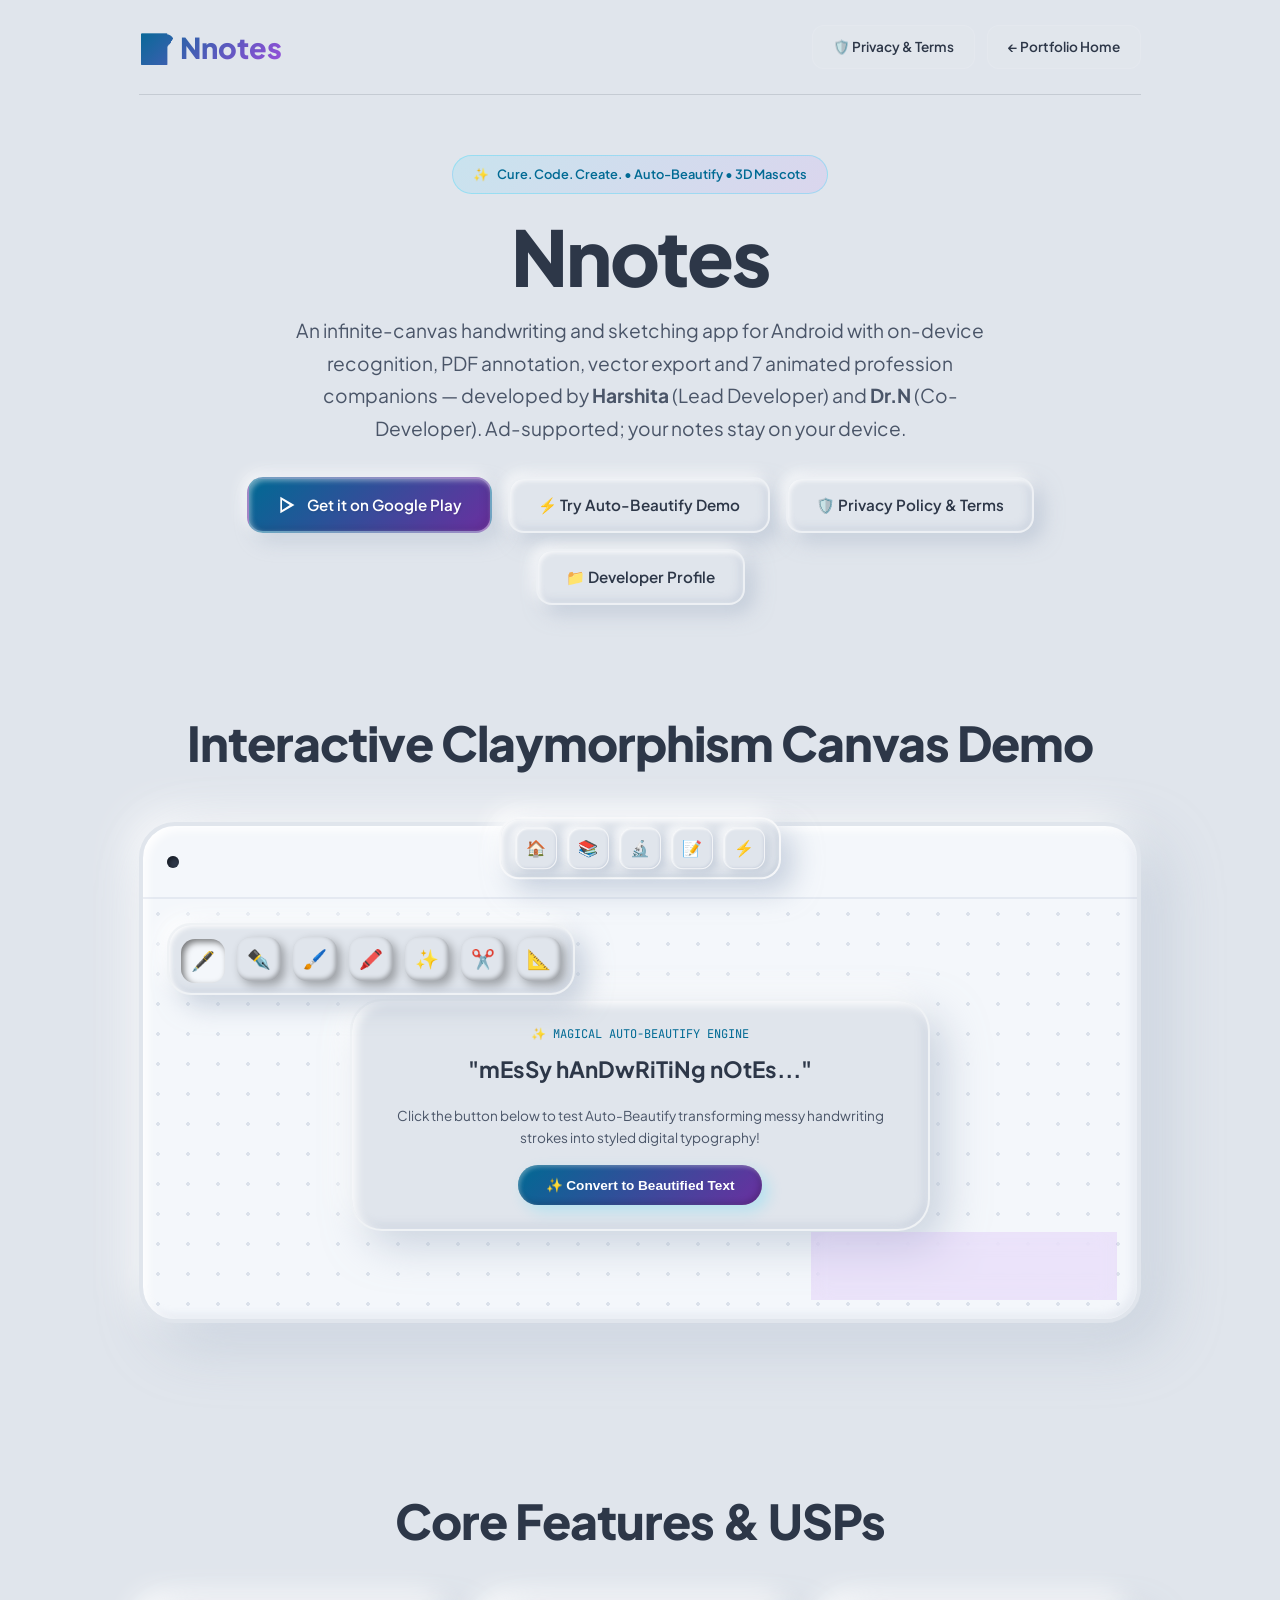
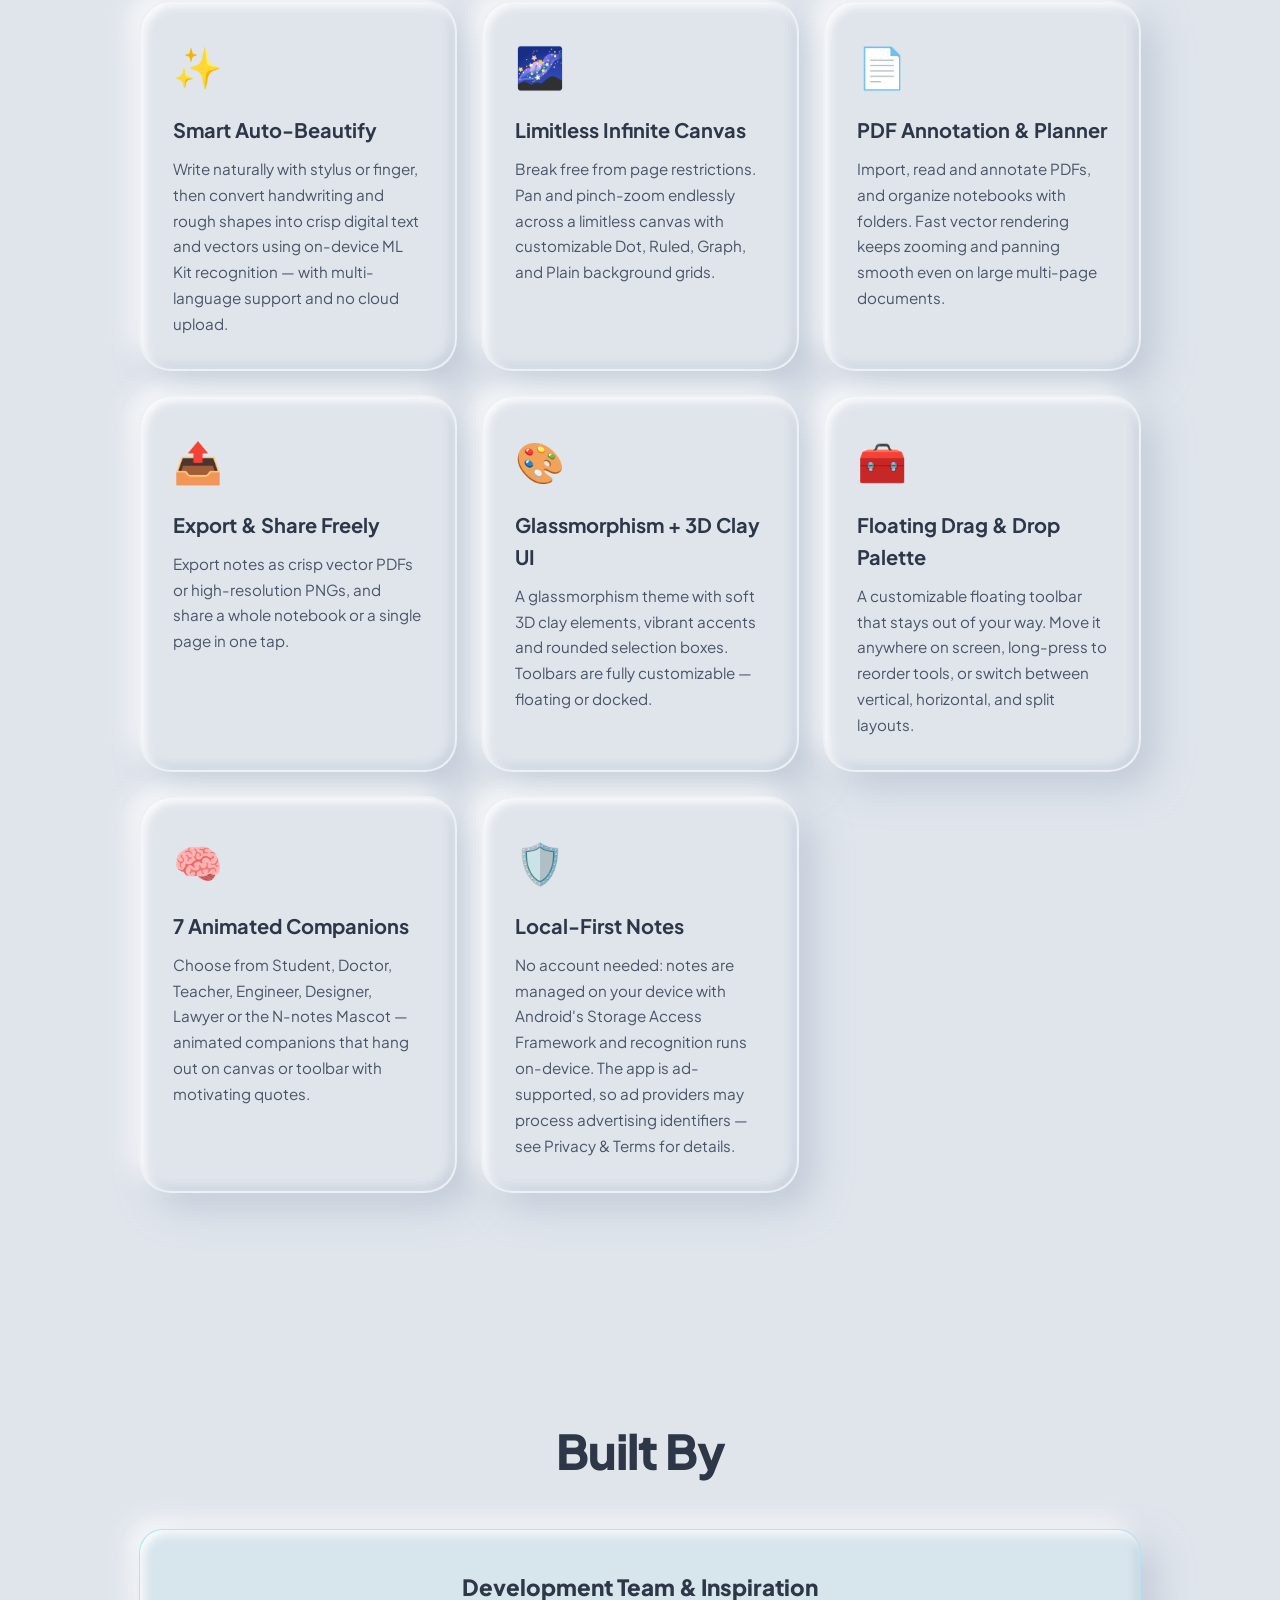
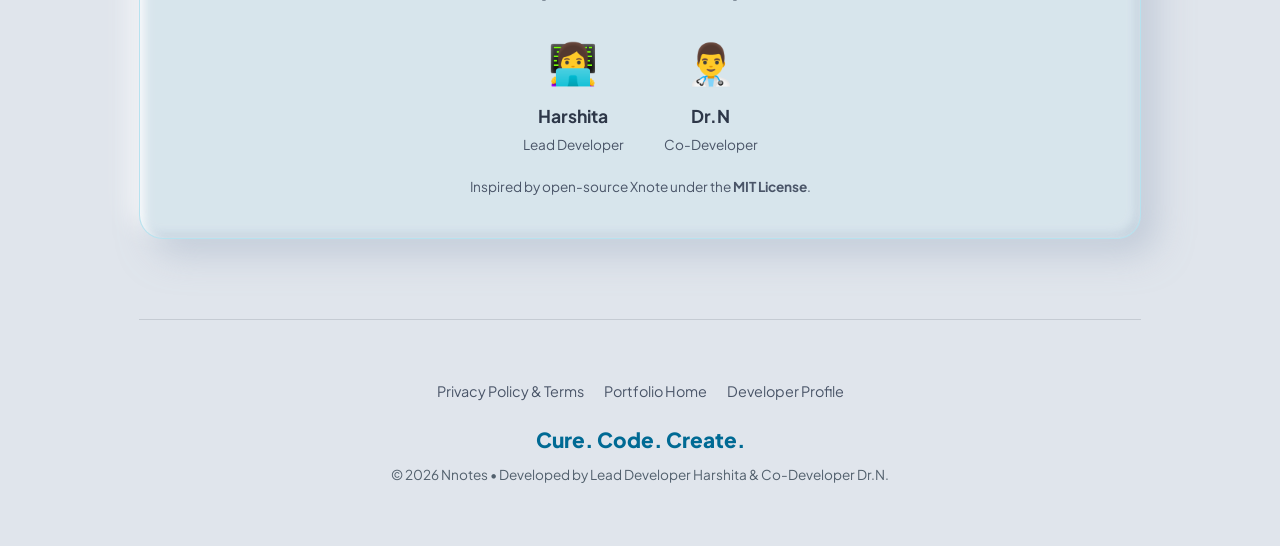
<file: nnotes.html>
<!DOCTYPE html>
<html lang="en">
<head>
    <meta charset="UTF-8">
    <meta name="viewport" content="width=device-width, initial-scale=1.0">
    <title>Nnotes App | Infinite Canvas & Auto-Beautify Note-Taking</title>

    <!-- Social Meta -->
    <meta property="og:title" content="Nnotes - Infinite Canvas, Smart Recognition & 7 Animated Companions">
    <meta property="og:description" content="An ad-supported Android handwriting app with an infinite canvas, on-device recognition, PDF annotation, vector export and 7 profession mascots. Your notes stay on your device.">
    <meta property="og:url" content="https://drnitz.com/nnotes.html">
    <meta property="og:type" content="website">
    <meta property="og:image" content="https://drnitz.com/social_preview.jpg">
    <meta name="twitter:card" content="summary_large_image">
    <meta name="twitter:title" content="Nnotes - Smart Infinite Notes & Sketch">
    <meta name="twitter:description" content="Infinite canvas, on-device handwriting recognition, PDF annotation and 7 animated profession companions.">
    <meta name="twitter:image" content="https://drnitz.com/social_preview.jpg">

    <script src="https://cdnjs.cloudflare.com/ajax/libs/gsap/3.12.2/gsap.min.js" integrity="sha384-d+vyQ0dYcymoP8ndq2hW7FGC50nqGdXUEgoOUGxbbkAJwZqL7h+jKN0GGgn9hFDS" crossorigin="anonymous"></script>
    <link rel="preconnect" href="https://fonts.googleapis.com">
    <link href="https://fonts.googleapis.com/css2?family=JetBrains+Mono:wght@400;500;600;700&family=Plus+Jakarta+Sans:wght@300;400;500;600;700;800&display=swap" rel="stylesheet">

    <link rel="stylesheet" href="assets/base.css">
    <link rel="stylesheet" href="assets/dock.css">

    <style>
        :root {
            --bg-deep: #E0E5EC; /* Classic Grey Clay */
            --clay-base: #E0E5EC;
            --clay-light: #F4F7FB;
            --cyan: #006A94;
            --purple: #9D4EDD;
            --rose: #F43F5E;
            --text: #2D3748;
            --text-secondary: #4A5568;
            --text-muted: #52606D;
            --font-body: 'Plus Jakarta Sans', sans-serif;
            --font-mono: 'JetBrains Mono', monospace;
        }

        body {
            font-family: var(--font-body);
            background: var(--bg-deep);
            color: var(--text);
            min-height: 100vh;
            overflow-x: hidden;
            line-height: 1.6;
        }

        /* --- CLAYMORPHISM CORE CLASSES --- */
        .clay-card {
            background: var(--clay-base);
            border-radius: 32px;
            /* Deep outer shadow + Top-left inner highlight + Bottom-right inner shadow for Grey */
            box-shadow: 
                15px 15px 35px rgba(163, 177, 198, 0.5), 
                -10px -10px 25px rgba(255, 255, 255, 0.8), 
                inset 4px 4px 10px rgba(255, 255, 255, 0.9), 
                inset -4px -4px 10px rgba(163, 177, 198, 0.4);
            transition: all 0.4s cubic-bezier(0.23, 1, 0.32, 1);
            border: 2px solid rgba(255, 255, 255, 0.4);
        }
        .clay-card:hover {
            transform: translateY(-6px);
            box-shadow: 
                20px 20px 45px rgba(163, 177, 198, 0.6), 
                -15px -15px 35px rgba(255, 255, 255, 0.9), 
                inset 4px 4px 10px rgba(255, 255, 255, 1), 
                inset -4px -4px 10px rgba(163, 177, 198, 0.5);
            border-color: rgba(255, 255, 255, 0.8);
        }

        .clay-btn {
            background: var(--clay-base);
            border-radius: 16px;
            border: 2px solid rgba(255, 255, 255, 0.4);
            color: var(--text);
            box-shadow: 
                6px 6px 15px rgba(163, 177, 198, 0.5), 
                -4px -4px 12px rgba(255, 255, 255, 0.8), 
                inset 2px 2px 5px rgba(255, 255, 255, 0.8), 
                inset -2px -2px 5px rgba(163, 177, 198, 0.4);
            transition: all 0.2s ease;
            cursor: pointer;
        }
        .clay-btn:active, .clay-btn.active {
            box-shadow: 
                inset 4px 4px 10px rgba(163, 177, 198, 0.6), 
                inset -4px -4px 10px rgba(255, 255, 255, 0.8);
            transform: translateY(2px);
            color: var(--cyan);
        }

        .container {
            max-width: 1050px;
            margin: 0 auto;
            padding: 0 24px;
            position: relative;
            z-index: 10;
        }

        header {
            display: flex;
            justify-content: space-between;
            align-items: center;
            padding: 24px 0;
            margin-bottom: 30px;
            border-bottom: 1px solid rgba(45,55,72,0.15);
        }

        .logo {
            font-size: 1.8rem;
            font-weight: 800;
            background: linear-gradient(135deg, var(--cyan), var(--purple));
            -webkit-background-clip: text;
            -webkit-text-fill-color: transparent;
            text-decoration: none;
            display: flex;
            align-items: center;
            gap: 10px;
        }

        .header-actions {
            display: flex;
            gap: 12px;
            align-items: center;
        }

        .back-btn {
            padding: 10px 20px;
            border-radius: 12px;
            background: rgba(255, 255, 255, 0.04);
            border: 1px solid rgba(255, 255, 255, 0.1);
            color: var(--text);
            text-decoration: none;
            font-weight: 600;
            font-size: 0.85rem;
            transition: all 0.3s;
            display: inline-flex;
            align-items: center;
            gap: 6px;
        }
        .back-btn:hover {
            background: rgba(0, 212, 255, 0.1);
            border-color: rgba(0, 212, 255, 0.3);
            transform: translateY(-2px);
        }

        .hero {
            min-height: 50vh;
            display: flex;
            flex-direction: column;
            justify-content: center;
            align-items: center;
            text-align: center;
            padding: 30px 0 50px;
        }

        .hero-badge {
            display: inline-flex;
            align-items: center;
            gap: 8px;
            padding: 8px 20px;
            border-radius: 100px;
            font-size: 0.8rem;
            font-weight: 600;
            margin-bottom: 20px;
            background: linear-gradient(135deg, rgba(0,212,255,0.1), rgba(168,85,247,0.1));
            border: 1px solid rgba(0,212,255,0.25);
            color: var(--cyan);
        }

        .hero-title {
            font-size: clamp(2.8rem, 6vw, 4.8rem);
            font-weight: 800;
            line-height: 1.1;
            margin-bottom: 16px;
            color: var(--text);
            letter-spacing: -2px;
        }

        .hero-subtitle {
            font-size: 1.2rem;
            color: var(--text-secondary);
            margin-bottom: 32px;
            max-width: 700px;
            line-height: 1.7;
        }

        .cta-buttons {
            display: flex;
            gap: 16px;
            justify-content: center;
            flex-wrap: wrap;
            margin-bottom: 30px;
        }

        .btn {
            display: inline-flex;
            align-items: center;
            gap: 8px;
            padding: 14px 28px;
            border-radius: 16px;
            font-weight: 600;
            font-size: 0.95rem;
            text-decoration: none;
            transition: all 0.4s cubic-bezier(0.23, 1, 0.32, 1);
            cursor: pointer;
            border: none;
            font-family: var(--font-body);
        }

        .btn-primary {
            background: linear-gradient(135deg, #006A94, #6B2FA0);
            color: #fff;
            box-shadow: 
                8px 8px 20px rgba(163, 177, 198, 0.4), 
                -4px -4px 15px rgba(255, 255, 255, 0.8),
                inset 2px 2px 5px rgba(255, 255, 255, 0.4),
                inset -3px -3px 8px rgba(0, 0, 0, 0.1);
            text-shadow: 1px 1px 2px rgba(0,0,0,0.1);
            border: 2px solid rgba(255,255,255,0.4);
        }
        .btn-primary:hover {
            transform: translateY(-3px) scale(1.02);
            box-shadow: 
                12px 12px 25px rgba(163, 177, 198, 0.5), 
                inset 2px 2px 6px rgba(255, 255, 255, 0.5),
                inset -3px -3px 8px rgba(0, 0, 0, 0.1);
        }

        .btn-glass {
            background: var(--clay-base);
            color: var(--text);
            box-shadow: 
                8px 8px 20px rgba(163, 177, 198, 0.5), 
                -4px -4px 15px rgba(255, 255, 255, 0.9),
                inset 2px 2px 5px rgba(255, 255, 255, 0.8),
                inset -3px -3px 8px rgba(163, 177, 198, 0.3);
            border: 2px solid rgba(255,255,255,0.4);
        }
        .btn-glass:hover {
            background: var(--clay-light);
            color: var(--cyan);
            transform: translateY(-3px);
            box-shadow: 
                12px 12px 25px rgba(163, 177, 198, 0.6), 
                -6px -6px 20px rgba(255, 255, 255, 1),
                inset 2px 2px 6px rgba(255, 255, 255, 0.9),
                inset -3px -3px 8px rgba(163, 177, 198, 0.3);
        }

        .demo-section { margin: 20px 0 80px; }

        .demo-window {
            border-radius: 36px;
            overflow: hidden;
            background: var(--clay-light);
            box-shadow: 
                20px 20px 60px rgba(163, 177, 198, 0.4), 
                -10px -10px 40px rgba(255, 255, 255, 0.9),
                inset 4px 4px 10px rgba(255, 255, 255, 1),
                inset -4px -4px 10px rgba(163, 177, 198, 0.2);
            border: 4px solid var(--clay-base);
            position: relative;
        }

        .demo-bar {
            background: transparent;
            padding: 24px;
            display: flex;
            align-items: center;
            justify-content: center;
            border-bottom: 2px solid rgba(163, 177, 198, 0.2);
            position: relative;
        }
        
        /* Tablet Camera Hole Mockup */
        .demo-bar::before {
            content: '';
            position: absolute;
            width: 12px;
            height: 12px;
            background: #2D3748;
            border-radius: 50%;
            box-shadow: inset 2px 2px 4px rgba(0,0,0,0.5);
            left: 24px;
        }

        .demo-canvas-body {
            position: relative;
            min-height: 420px;
            padding: 24px;
            background-size: 30px 30px;
            background-image: radial-gradient(circle, rgba(163, 177, 198, 0.3) 2px, transparent 2px);
        }

        .floating-palette {
            position: absolute;
            top: 24px;
            left: 24px;
            z-index: 20;
            background: var(--clay-base);
            border-radius: 24px;
            padding: 12px;
            display: flex;
            gap: 12px;
            align-items: center;
            cursor: move;
            border: 2px solid rgba(255, 255, 255, 0.5);
            box-shadow: 
                12px 12px 25px rgba(163, 177, 198, 0.5), 
                -8px -8px 20px rgba(255, 255, 255, 0.9),
                inset 2px 2px 5px rgba(255, 255, 255, 0.9),
                inset -3px -3px 8px rgba(163, 177, 198, 0.3);
        }

        .tool-btn {
            width: 44px; height: 44px;
            border-radius: 14px;
            border: none;
            background: var(--clay-base);
            color: var(--text);
            font-size: 1.2rem;
            display: flex;
            align-items: center;
            justify-content: center;
            cursor: pointer;
            transition: all 0.2s;
            box-shadow: 
                4px 4px 10px rgba(0, 0, 0, 0.3), 
                -2px -2px 8px rgba(255, 255, 255, 0.02),
                inset 1px 1px 2px rgba(255, 255, 255, 0.05),
                inset -2px -2px 4px rgba(0, 0, 0, 0.3);
        }

        .tool-btn.active, .tool-btn:hover {
            background: var(--clay-light);
            box-shadow: 
                inset 3px 3px 6px rgba(0, 0, 0, 0.5), 
                inset -2px -2px 5px rgba(255, 255, 255, 0.02);
            transform: translateY(2px);
        }

        .mascot-companion {
            position: absolute;
            bottom: 20px;
            right: 20px;
            background: rgba(168, 85, 247, 0.12);
            border: 1px solid rgba(168, 85, 247, 0.3);
            border-radius: 20px;
            padding: 12px 18px;
            display: flex;
            align-items: center;
            gap: 12px;
            backdrop-filter: blur(10px);
            cursor: pointer;
            font-family: inherit;
            color: inherit;
            text-align: left;
            transition: all 0.3s;
        }
        .mascot-companion:hover {
            transform: translateY(-4px) scale(1.03);
            background: rgba(168, 85, 247, 0.22);
            box-shadow: 0 10px 30px rgba(168, 85, 247, 0.2);
        }

        .mascot-avatar { display: block; font-size: 2rem; animation: bounceMascot 2.5s ease-in-out infinite; }
        @keyframes bounceMascot { 0%, 100% { transform: translateY(0); } 50% { transform: translateY(-6px); } }

        .mascot-text { display: flex; flex-direction: column; }
        .mascot-name { font-size: 0.85rem; font-weight: 700; color: var(--purple); }
        .mascot-quote { font-size: 0.75rem; color: var(--text-secondary); font-style: italic; }

        .beautify-box {
            position: absolute;
            top: 100px;
            left: 50%;
            transform: translateX(-50%);
            width: 85%;
            max-width: 580px;
            background: var(--clay-base);
            border-radius: 32px;
            padding: 24px;
            border: 2px solid rgba(255, 255, 255, 0.5);
            box-shadow: 
                15px 15px 40px rgba(163, 177, 198, 0.5), 
                -10px -10px 30px rgba(255, 255, 255, 0.9),
                inset 4px 4px 10px rgba(255, 255, 255, 0.9),
                inset -4px -4px 10px rgba(163, 177, 198, 0.3);
            text-align: center;
        }

        .beautify-toggle-btn {
            margin-top: 16px;
            padding: 12px 28px;
            border-radius: 20px;
            background: linear-gradient(135deg, #006A94, #6B2FA0);
            color: #fff;
            font-weight: 700;
            border: none;
            cursor: pointer;
            font-size: 0.85rem;
            box-shadow: 
                6px 6px 15px rgba(0, 212, 255, 0.2), 
                -3px -3px 10px rgba(255, 255, 255, 0.05),
                inset 2px 2px 4px rgba(255, 255, 255, 0.3),
                inset -2px -2px 6px rgba(0, 0, 0, 0.2);
            transition: transform 0.2s;
        }
        .beautify-toggle-btn:hover { 
            transform: translateY(-2px); 
            box-shadow: 
                8px 8px 20px rgba(0, 212, 255, 0.3), 
                inset 2px 2px 5px rgba(255, 255, 255, 0.4),
                inset -2px -2px 6px rgba(0, 0, 0, 0.2);
        }
        .beautify-toggle-btn:active {
            transform: translateY(2px);
            box-shadow: 
                inset 3px 3px 8px rgba(0, 0, 0, 0.3), 
                inset -2px -2px 5px rgba(255, 255, 255, 0.1);
        }

        .section { padding: 80px 0; position: relative; }
        .section-title { font-size: clamp(2rem, 4vw, 3rem); font-weight: 800; margin-bottom: 40px; text-align: center; letter-spacing: -1px; }
        .features-grid { display: grid; grid-template-columns: repeat(auto-fit, minmax(300px, 1fr)); gap: 24px; margin-bottom: 60px; }
        .feature-card { padding: 32px; }
        .feature-icon { font-size: 2.5rem; margin-bottom: 16px; }
        .feature-title { font-size: 1.25rem; font-weight: 700; margin: 0 0 10px; }
        .feature-desc { color: var(--text-secondary); line-height: 1.7; font-size: 0.95rem; }

        .tools-table-container { border-radius: 24px; padding: 32px; margin-bottom: 60px; }
        .tools-grid { display: grid; grid-template-columns: repeat(auto-fit, minmax(260px, 1fr)); gap: 20px; }
        .tool-guide-card { padding: 20px; border-radius: 16px; background: rgba(255,255,255,0.02); border: 1px solid rgba(45,55,72,0.15); }
        .tool-guide-title { font-size: 1.05rem; font-weight: 700; color: var(--cyan); margin-bottom: 6px; display: flex; align-items: center; gap: 8px; }

        .contributors { text-align: center; padding: 40px; border-radius: 24px; background: rgba(0, 212, 255, 0.04); border: 1px solid rgba(0, 212, 255, 0.15); }
        .contributors h3 { font-size: 1.4rem; margin-bottom: 24px; font-weight: 800; }
        .contributor-list { display: flex; justify-content: center; gap: 40px; flex-wrap: wrap; }
        .contributor-name { font-weight: 700; font-size: 1.1rem; margin-bottom: 4px; }
        .contributor-role { font-size: 0.85rem; color: var(--text-secondary); }

        footer { text-align: center; padding: 60px 0; border-top: 1px solid rgba(45,55,72,0.15); }
        .footer-links { display: flex; justify-content: center; gap: 20px; margin-bottom: 20px; flex-wrap: wrap; }
        .footer-link { color: var(--text-secondary); text-decoration: none; font-size: 0.9rem; transition: color 0.3s; }
        .footer-link:hover { color: var(--cyan); }
        .footer-text { color: var(--text-muted); font-size: 0.85rem; }

        @media (max-width: 768px) { .hero { min-height: 45vh; padding: 30px 0; } .features-grid { grid-template-columns: 1fr; } header { flex-direction: column; gap: 16px; } .floating-palette { position: relative; top:0; left:0; margin-bottom:16px; } }

    </style>
    <!-- Cloudflare Web Analytics --><script type='module' src='https://static.cloudflareinsights.com/beacon.min.js' data-cf-beacon='{"token": "1447bf27ee144931ae324db6be9a9942"}'></script><!-- End Cloudflare Web Analytics -->

    <!-- SEO Meta Tags -->
    <meta name="description" content="Nnotes is an ad-supported Android handwriting app with an infinite canvas, on-device recognition, PDF annotation, vector export and 7 animated companions. Notes stay on your device.">
    <meta name="keywords" content="android handwriting app, infinite canvas notes, handwriting to text, PDF annotation, kotlin jetpack compose note app, Nnotes, digital planner">
    <link rel="canonical" href="https://drnitz.com/nnotes.html">

    <!-- JSON-LD Structured Data -->
    <script type="application/ld+json">
    {
      "@context": "https://schema.org",
      "@type": "SoftwareApplication",
      "name": "Nnotes",
      "url": "https://drnitz.com/nnotes.html",
      "image": "https://drnitz.com/social_preview.jpg",
      "operatingSystem": "Android",
      "applicationCategory": "ProductivityApplication",
      "author": { "@type": "Person", "name": "Harshita" },
      "downloadURL": "https://play.google.com/store/apps/details?id=com.nnote.Drn",
      "offers": {
        "@type": "Offer",
        "price": "0",
        "priceCurrency": "USD"
      },
      "description": "Ad-supported Android handwriting app with an infinite canvas, on-device recognition, PDF annotation, vector export and 7 profession mascots. Notes stay on the device."
    }
    </script>
</head>
<body>
    <!-- Bottom Dock -->
    <nav class="side-dock" aria-label="Site navigation dock">
        <a href="index.html" title="Home" aria-label="Home">🏠</a>
        <a href="anraksha/" title="Anraksha" aria-label="Anraksha">📚</a>
        <a href="index.html#sandbox" title="The Sandbox" aria-label="The Sandbox">🔬</a>
        <a href="nnotes.html" title="Nnotes App" aria-label="Nnotes App">📝</a>
        <a href="https://p2pcompanion.com" target="_blank" rel="noopener noreferrer" title="P2P Terminal" aria-label="P2P Terminal">⚡</a>
    </nav>

    <div class="container">
        <main>
        <header>
            <a href="nnotes.html" class="logo">
                <span>📝 Nnotes</span>
            </a>
            <div class="header-actions">
                <a href="nnotes-privacy.html" class="back-btn">🛡️ Privacy & Terms</a>
                <a href="index.html" class="back-btn">← Portfolio Home</a>
            </div>
        </header>

        <section class="hero">
            <div class="hero-badge">
                <span>✨</span> Cure. Code. Create. • Auto-Beautify • 3D Mascots
            </div>
            <h1 class="hero-title">Nnotes</h1>
            <p class="hero-subtitle">
                An infinite-canvas handwriting and sketching app for Android with on-device recognition, PDF annotation, vector export and 7 animated profession companions — developed by <strong>Harshita</strong> (Lead Developer) and <strong>Dr.N</strong> (Co-Developer). Ad-supported; your notes stay on your device.
            </p>
            <div class="cta-buttons">
                <a href="https://play.google.com/store/apps/details?id=com.nnote.Drn" target="_blank" rel="noopener noreferrer" class="btn btn-primary" style="gap: 10px;">
                    <svg width="20" height="20" viewBox="0 0 24 24" fill="currentColor">
                        <path d="M4 2v20l17-10L4 2zm2 3.86L15.42 12 6 18.14V5.86z"/>
                    </svg>
                    Get it on Google Play
                </a>
                <a href="#interactive-demo" class="btn btn-glass">⚡ Try Auto-Beautify Demo</a>
                <a href="nnotes-privacy.html" class="btn btn-glass">🛡️ Privacy Policy & Terms</a>
                <a href="https://github.com/drnitz" target="_blank" rel="noopener noreferrer" class="btn btn-glass">📁 Developer Profile</a>
            </div>
        </section>

        <section id="interactive-demo" class="demo-section">
            <h2 class="section-title">Interactive Claymorphism Canvas Demo</h2>
            <div class="demo-window">
                <div class="demo-bar">
                    <div style="font-family:var(--font-mono); font-weight:700; font-size:0.9rem; color:var(--text);">
                        📝 Nnotes Canvas View
                    </div>
                </div>

                <div class="demo-canvas-body">
                    <div class="floating-palette">
                        <button type="button" class="tool-btn active" title="Standard Pen" aria-label="Standard Pen" aria-pressed="true" onclick="selectTool(this)">🖋️</button>
                        <button type="button" class="tool-btn" title="Calligraphy Pen" aria-label="Calligraphy Pen" aria-pressed="false" onclick="selectTool(this)">✒️</button>
                        <button type="button" class="tool-btn" title="Speed & Taper Pen" aria-label="Speed & Taper Pen" aria-pressed="false" onclick="selectTool(this)">🖌️</button>
                        <button type="button" class="tool-btn" title="Smart Highlighter" aria-label="Smart Highlighter" aria-pressed="false" onclick="selectTool(this)">🖍️</button>
                        <button type="button" class="tool-btn" title="Auto-Beautify Magic Wand" aria-label="Auto-Beautify Magic Wand" aria-pressed="false" onclick="selectTool(this)">✨</button>
                        <button type="button" class="tool-btn" title="Lasso Select" aria-label="Lasso Select" aria-pressed="false" onclick="selectTool(this)">✂️</button>
                        <button type="button" class="tool-btn" title="Geometric Shape Snap" aria-label="Geometric Shape Snap" aria-pressed="false" onclick="selectTool(this)">📐</button>
                    </div>

                    <div class="beautify-box">
                        <div style="font-family:var(--font-mono); font-size:0.75rem; color:var(--cyan); margin-bottom:8px;">
                            ✨ MAGICAL AUTO-BEAUTIFY ENGINE
                        </div>
                        <div id="handwriting-display" style="font-size:1.4rem; font-weight:700; color:var(--text); min-height:45px; transition:all 0.4s;">
                            "mEsSy hAnDwRiTiNg nOtEs..."
                        </div>
                        <p style="font-size:0.85rem; color:var(--text-secondary); margin-top:8px;">
                            Click the button below to test Auto-Beautify transforming messy handwriting strokes into styled digital typography!
                        </p>
                        <button type="button" class="beautify-toggle-btn" onclick="toggleBeautify()">
                            ✨ Convert to Beautified Text
                        </button>
                    </div>

                    <button type="button" class="mascot-companion" onclick="triggerMascotQuote()" aria-label="Get a motivational quote from the mascot">
                        <span class="mascot-avatar">🩺</span>
                        <span class="mascot-text">
                            <span class="mascot-name">N-notes Mascot</span>
                            <span class="mascot-quote" id="mascot-speech">"Focus & keep building! You can do it!"</span>
                        </span>
                    </button>
                </div>
            </div>
        </section>

        <!-- Core Features -->
        <section class="section">
            <h2 class="section-title">Core Features & USPs</h2>
            <div class="features-grid">
                <div class="clay-card feature-card">
                    <div class="feature-icon">✨</div>
                    <h3 class="feature-title">Smart Auto-Beautify</h3>
                    <p class="feature-desc">Write naturally with stylus or finger, then convert handwriting and rough shapes into crisp digital text and vectors using on-device ML Kit recognition — with multi-language support and no cloud upload.</p>
                </div>

                <div class="clay-card feature-card">
                    <div class="feature-icon">🌌</div>
                    <h3 class="feature-title">Limitless Infinite Canvas</h3>
                    <p class="feature-desc">Break free from page restrictions. Pan and pinch-zoom endlessly across a limitless canvas with customizable Dot, Ruled, Graph, and Plain background grids.</p>
                </div>

                <div class="clay-card feature-card">
                    <div class="feature-icon">📄</div>
                    <h3 class="feature-title">PDF Annotation &amp; Planner</h3>
                    <p class="feature-desc">Import, read and annotate PDFs, and organize notebooks with folders. Fast vector rendering keeps zooming and panning smooth even on large multi-page documents.</p>
                </div>

                <div class="clay-card feature-card">
                    <div class="feature-icon">📤</div>
                    <h3 class="feature-title">Export &amp; Share Freely</h3>
                    <p class="feature-desc">Export notes as crisp vector PDFs or high-resolution PNGs, and share a whole notebook or a single page in one tap.</p>
                </div>

                <div class="clay-card feature-card">
                    <div class="feature-icon">🎨</div>
                    <h3 class="feature-title">Glassmorphism + 3D Clay UI</h3>
                    <p class="feature-desc">A glassmorphism theme with soft 3D clay elements, vibrant accents and rounded selection boxes. Toolbars are fully customizable — floating or docked.</p>
                </div>

                <div class="clay-card feature-card">
                    <div class="feature-icon">🧰</div>
                    <h3 class="feature-title">Floating Drag &amp; Drop Palette</h3>
                    <p class="feature-desc">A customizable floating toolbar that stays out of your way. Move it anywhere on screen, long-press to reorder tools, or switch between vertical, horizontal, and split layouts.</p>
                </div>

                <div class="clay-card feature-card">
                    <div class="feature-icon">🧠</div>
                    <h3 class="feature-title">7 Animated Companions</h3>
                    <p class="feature-desc">Choose from Student, Doctor, Teacher, Engineer, Designer, Lawyer or the N-notes Mascot — animated companions that hang out on canvas or toolbar with motivating quotes.</p>
                </div>

                <div class="clay-card feature-card">
                    <div class="feature-icon">🛡️</div>
                    <h3 class="feature-title">Local-First Notes</h3>
                    <p class="feature-desc">No account needed: notes are managed on your device with Android's Storage Access Framework and recognition runs on-device. The app is ad-supported, so ad providers may process advertising identifiers — see Privacy &amp; Terms for details.</p>
                </div>
            </div>
        </section>

        <!-- Contributors Section -->
        <section class="section">
            <h2 class="section-title">Built By</h2>
            <div class="contributors clay-card">
                <h3>Development Team & Inspiration</h3>
                <div class="contributor-list">
                    <div class="contributor">
                        <div style="font-size:2.5rem; margin-bottom:8px;">👩‍💻</div>
                        <div class="contributor-name">Harshita</div>
                        <div class="contributor-role">Lead Developer</div>
                    </div>
                    <div class="contributor">
                        <div style="font-size:2.5rem; margin-bottom:8px;">👨‍⚕️</div>
                        <div class="contributor-name">Dr.N</div>
                        <div class="contributor-role">Co-Developer</div>
                    </div>
                </div>
                <p style="margin-top:20px; font-size:0.85rem; color:var(--text-secondary);">
                    Inspired by open-source Xnote under the <strong>MIT License</strong>.
                </p>
            </div>
        </section>

        </main>

        <!-- Footer -->
        <footer>
            <div class="footer-links">
                <a href="nnotes-privacy.html" class="footer-link">Privacy Policy & Terms</a>
                <a href="index.html" class="footer-link">Portfolio Home</a>
                <a href="https://github.com/drnitz" target="_blank" rel="noopener noreferrer" class="footer-link">Developer Profile</a>
            </div>
            <div style="font-size: 1.3rem; font-weight: 800; color: var(--cyan); margin-bottom: 8px;">Cure. Code. Create.</div>
            <div class="footer-text">
                © 2026 Nnotes • Developed by Lead Developer Harshita & Co-Developer Dr.N.
            </div>
        </footer>
    </div>

    <script>
        function selectTool(btn) {
            document.querySelectorAll('.tool-btn').forEach(b => {
                b.classList.remove('active');
                b.setAttribute('aria-pressed', 'false');
            });
            btn.classList.add('active');
            btn.setAttribute('aria-pressed', 'true');
            if (btn.title.includes('Auto-Beautify')) toggleBeautify();
        }

        let beautified = false;
        function toggleBeautify() {
            const display = document.getElementById('handwriting-display');
            if (!beautified) {
                display.style.fontFamily = 'var(--font-mono)';
                display.style.color = 'var(--cyan)';
                display.textContent = '✨ "Messy handwriting notes converted!"';
                beautified = true;
            } else {
                display.style.fontFamily = 'var(--font-body)';
                display.style.color = 'var(--text)';
                display.textContent = '"mEsSy hAnDwRiTiNg nOtEs..."';
                beautified = false;
            }
        }

        const mascotQuotes = [
            '"Focus & keep building! You can do it!"',
            '"Great notes make great ideas!"',
            '"Never stop learning & creating!"',
            '"Take a quick break and hydrate!"'
        ];
        let quoteIdx = 0;
        function triggerMascotQuote() {
            quoteIdx = (quoteIdx + 1) % mascotQuotes.length;
            document.getElementById('mascot-speech').textContent = mascotQuotes[quoteIdx];
        }
        let lastScrollY = window.scrollY;
        window.addEventListener('scroll', () => {
            if (window.gsap) {
                const dock = document.querySelector('.side-dock');
                if (window.scrollY > lastScrollY && window.scrollY > 100) {
                    gsap.to(".side-dock", {
                        y: 150, duration: 0.4, ease: "power2.out", overwrite: "auto",
                        onComplete: () => { if (dock) dock.style.visibility = 'hidden'; }
                    });
                } else {
                    if (dock) dock.style.visibility = 'visible';
                    gsap.to(".side-dock", { y: 0, duration: 0.4, ease: "power2.out", overwrite: "auto" });
                }
            }
            lastScrollY = window.scrollY;
        });
    </script>
</body>
</html>
</file>
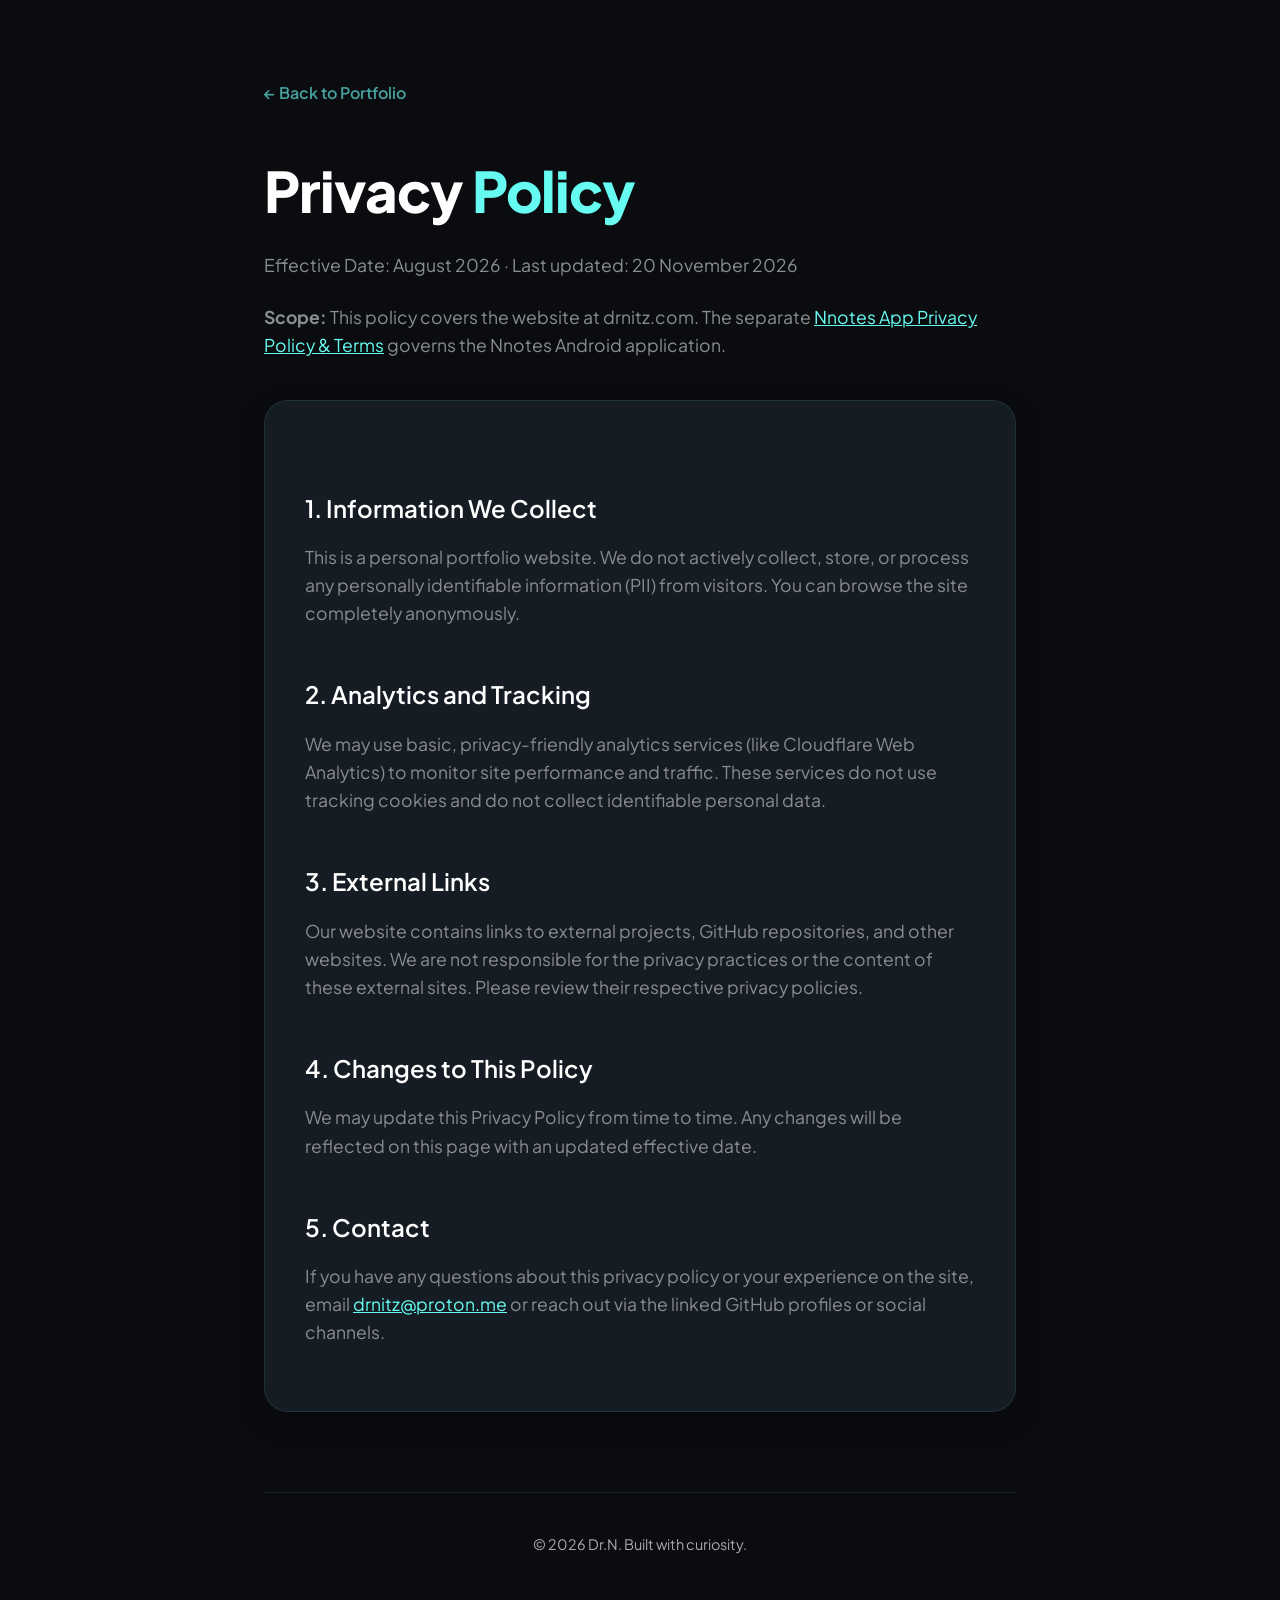
<file: privacy.html>
<!DOCTYPE html>
<html lang="en">
<head>
    <meta charset="UTF-8">
    <meta name="viewport" content="width=device-width, initial-scale=1.0">
    <title>Privacy Policy | Dr.N</title>
    <meta name="description" content="Privacy policy for the drnitz.com portfolio website: what data is collected, analytics, external links, and how to get in touch.">
    <link rel="canonical" href="https://drnitz.com/privacy.html">

    <!-- Open Graph / Social Sharing -->
    <meta property="og:type" content="website">
    <meta property="og:url" content="https://drnitz.com/privacy.html">
    <meta property="og:title" content="Privacy Policy | Dr.N">
    <meta property="og:description" content="How the drnitz.com portfolio website handles visitor data, analytics, and external links.">
    <meta property="og:image" content="https://drnitz.com/social_preview.jpg">

    <!-- Twitter -->
    <meta name="twitter:card" content="summary_large_image">
    <meta name="twitter:url" content="https://drnitz.com/privacy.html">
    <meta name="twitter:title" content="Privacy Policy | Dr.N">
    <meta name="twitter:description" content="How the drnitz.com portfolio website handles visitor data, analytics, and external links.">
    <meta name="twitter:image" content="https://drnitz.com/social_preview.jpg">

    <!-- Google Fonts -->
    <link rel="preconnect" href="https://fonts.googleapis.com">
    <link rel="preconnect" href="https://fonts.gstatic.com" crossorigin>
    <link href="https://fonts.googleapis.com/css2?family=Plus+Jakarta+Sans:wght@300;400;500;600;700;800&display=swap" rel="stylesheet">
    <link rel="stylesheet" href="assets/base.css">

    <style>
        :root {
            --bg-color: #0b0c10;
            --bg-card: rgba(31, 40, 51, 0.6);
            --bg-glass: rgba(11, 12, 16, 0.7);
            --text-main: #c5c6c7;
            --text-muted: #8a8d91;
            --accent-teal: #66FCF1;
            --accent-blue: #45A29E;
            --border: rgba(102, 252, 241, 0.1);
            
            --font-display: 'Plus Jakarta Sans', sans-serif;
            --font-body: 'Plus Jakarta Sans', sans-serif;
        }

        body {
            margin: 0;
            padding: 0;
            background-color: var(--bg-color);
            color: var(--text-main);
            font-family: var(--font-body);
            line-height: 1.6;
            -webkit-font-smoothing: antialiased;
        }

        .container {
            max-width: 800px;
            margin: 0 auto;
            padding: 80px 24px;
        }

        h1 {
            font-family: var(--font-display);
            font-size: clamp(2.5rem, 5vw, 3.5rem);
            font-weight: 800;
            color: #fff;
            margin-bottom: 16px;
            letter-spacing: -1px;
        }

        h1 span {
            color: var(--accent-teal);
        }

        h2 {
            font-family: var(--font-display);
            font-size: 1.5rem;
            font-weight: 600;
            color: #fff;
            margin-top: 48px;
            margin-bottom: 16px;
        }

        p {
            font-size: 1.1rem;
            color: var(--text-muted);
            margin-bottom: 24px;
        }

        .content-box {
            background: var(--bg-card);
            border: 1px solid var(--border);
            border-radius: 24px;
            padding: 40px;
            backdrop-filter: blur(10px);
            box-shadow: 0 10px 30px rgba(0,0,0,0.3);
            margin-top: 40px;
        }

        .back-link {
            display: inline-flex;
            align-items: center;
            gap: 8px;
            color: var(--accent-blue);
            text-decoration: none;
            font-weight: 600;
            font-size: 1rem;
            margin-bottom: 40px;
            transition: gap 0.3s ease, color 0.3s ease;
        }

        .back-link:hover {
            gap: 12px;
            color: var(--accent-teal);
        }

        footer {
            margin-top: 80px;
            text-align: center;
            border-top: 1px solid var(--border);
            padding-top: 40px;
            font-size: 0.9rem;
            color: rgba(255, 255, 255, 0.65);
        }

        @media (max-width: 768px) {
            .container { padding: 40px 16px; }
            .content-box { padding: 24px; }
        }

    </style>
</head>
<body>
    <div class="container">
    <main>
        <a href="index.html" class="back-link">← Back to Portfolio</a>
        
        <h1>Privacy <span>Policy</span></h1>
        <p>Effective Date: August 2026 &middot; Last updated: 20 November 2026</p>
        <p><strong>Scope:</strong> This policy covers the website at drnitz.com. The separate <a href="nnotes-privacy.html" style="color: var(--accent-teal);">Nnotes App Privacy Policy &amp; Terms</a> governs the Nnotes Android application.</p>

        <div class="content-box">
            <h2>1. Information We Collect</h2>
            <p>This is a personal portfolio website. We do not actively collect, store, or process any personally identifiable information (PII) from visitors. You can browse the site completely anonymously.</p>

            <h2>2. Analytics and Tracking</h2>
            <p>We may use basic, privacy-friendly analytics services (like Cloudflare Web Analytics) to monitor site performance and traffic. These services do not use tracking cookies and do not collect identifiable personal data.</p>

            <h2>3. External Links</h2>
            <p>Our website contains links to external projects, GitHub repositories, and other websites. We are not responsible for the privacy practices or the content of these external sites. Please review their respective privacy policies.</p>

            <h2>4. Changes to This Policy</h2>
            <p>We may update this Privacy Policy from time to time. Any changes will be reflected on this page with an updated effective date.</p>

            <h2>5. Contact</h2>
            <p>If you have any questions about this privacy policy or your experience on the site, email <a href="mailto:drnitz@proton.me" style="color: var(--accent-teal);">drnitz@proton.me</a> or reach out via the linked GitHub profiles or social channels.</p>
        </div>
    </main>

        <footer>
            &copy; 2026 Dr.N. Built with curiosity.
        </footer>
    </div>
</body>
</html>
</file>
<file: assets/base.css>
* { margin: 0; padding: 0; box-sizing: border-box; }

html { scroll-behavior: smooth; }

a[href], button, summary, select, label[for] { cursor: pointer; }
:disabled { cursor: not-allowed; }

@media (prefers-reduced-motion: reduce) {
    html { scroll-behavior: auto; }
    *, *::before, *::after {
        animation-duration: 0.01ms !important;
        animation-iteration-count: 1 !important;
        transition-duration: 0.01ms !important;
        scroll-behavior: auto !important;
    }
}

.is-hidden { display: none; }
</file>
<file: assets/dock.css>
/* --- Bottom Dock Navigation (Claymorphism) --- */
.side-dock {
    position: fixed;
    bottom: 24px;
    left: 50%;
    transform: translateX(-50%);
    z-index: 100;
    display: flex;
    flex-direction: row;
    align-items: center;
    gap: 10px;
    background: var(--clay-base, #E0E5EC);
    padding: 8px 14px;
    border-radius: 20px;
    border: 2px solid rgba(255, 255, 255, 0.7);
    box-shadow:
        12px 12px 28px rgba(163, 177, 198, 0.55),
        -8px -8px 22px rgba(255, 255, 255, 0.9),
        inset 2px 2px 5px rgba(255, 255, 255, 0.9),
        inset -2px -2px 5px rgba(163, 177, 198, 0.4);
    transition: transform 0.3s cubic-bezier(0.16, 1, 0.3, 1), opacity 0.3s ease;
}

.side-dock a {
    text-decoration: none;
    display: flex;
    align-items: center;
    justify-content: center;
    width: 42px;
    height: 42px;
    border-radius: 12px;
    color: var(--cyan, #006A94);
    background: var(--clay-base, #E0E5EC);
    border: 1px solid rgba(255, 255, 255, 0.6);
    box-shadow:
        4px 4px 10px rgba(163, 177, 198, 0.45),
        -3px -3px 8px rgba(255, 255, 255, 0.8),
        inset 1px 1px 2px rgba(255, 255, 255, 0.9),
        inset -1px -1px 2px rgba(163, 177, 198, 0.3);
    position: relative;
    transition: all 0.2s cubic-bezier(0.16, 1, 0.3, 1);
}

.side-dock a svg {
    display: block;
    transition: transform 0.2s ease;
}

.side-dock a:hover {
    transform: translateY(-2px);
    background: var(--clay-light, #F4F7FB);
    color: #004D6D;
    box-shadow:
        6px 6px 14px rgba(163, 177, 198, 0.55),
        -4px -4px 12px rgba(255, 255, 255, 0.95);
}

.side-dock a:active {
    transform: translateY(1px);
    box-shadow:
        inset 3px 3px 6px rgba(163, 177, 198, 0.6),
        inset -3px -3px 6px rgba(255, 255, 255, 0.8);
}

.side-dock a:focus-visible {
    outline: 3px solid #006A94;
    outline-offset: 3px;
}

.side-dock a::after {
    content: attr(title);
    position: absolute;
    top: -42px;
    left: 50%;
    transform: translateX(-50%) translateY(6px);
    background: var(--clay-base, #E0E5EC);
    color: var(--text, #2D3748);
    padding: 5px 12px;
    border-radius: 8px;
    font-size: 0.75rem;
    font-weight: 700;
    font-family: 'Plus Jakarta Sans', sans-serif;
    border: 1px solid rgba(255, 255, 255, 0.7);
    opacity: 0;
    pointer-events: none;
    box-shadow: 4px 4px 12px rgba(163, 177, 198, 0.45);
    transition: all 0.2s cubic-bezier(0.16, 1, 0.3, 1);
    white-space: nowrap;
    z-index: 101;
}

.side-dock a:hover::after {
    opacity: 1;
    transform: translateX(-50%) translateY(0);
}

@media (max-width: 768px) {
    .side-dock {
        bottom: 16px;
        gap: 8px;
        padding: 6px 10px;
        border-radius: 16px;
    }
    .side-dock a {
        width: 38px;
        height: 38px;
        border-radius: 10px;
    }
    .side-dock a::after {
        display: none;
    }
}
</file>
